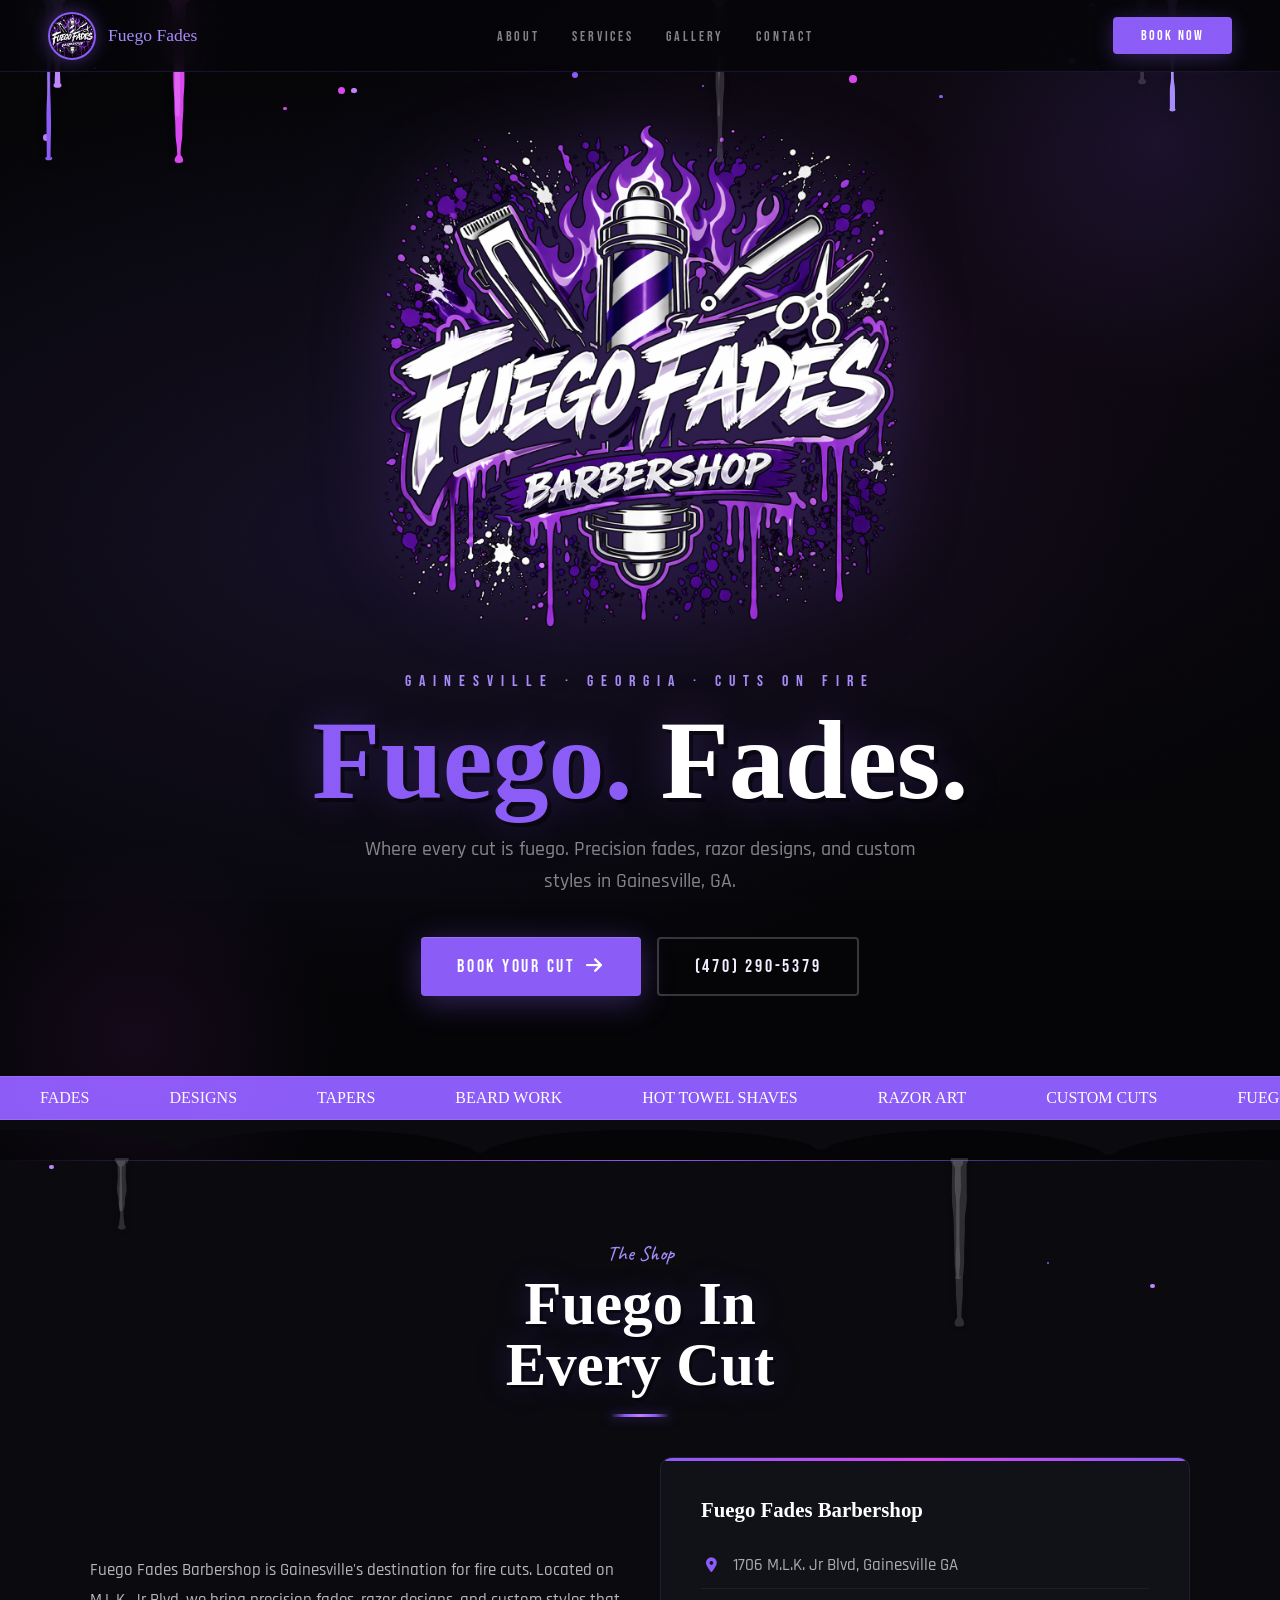
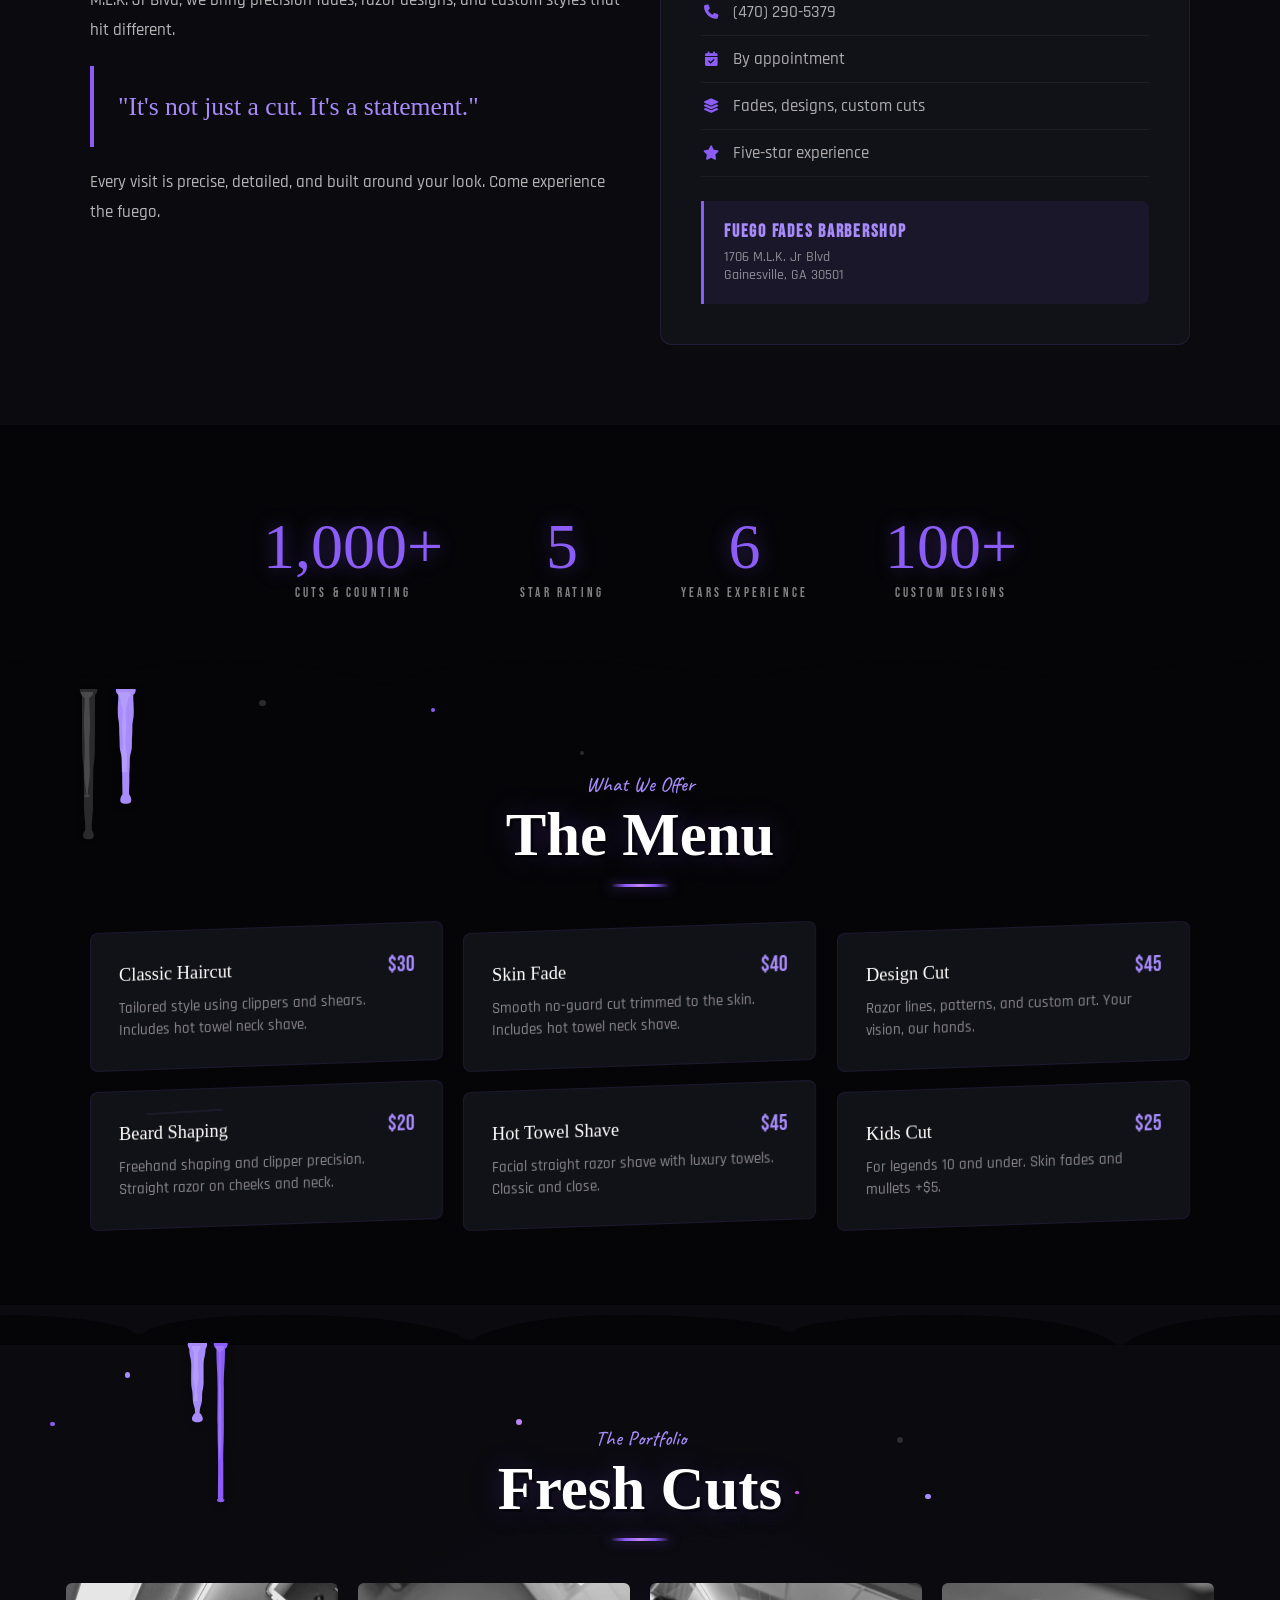
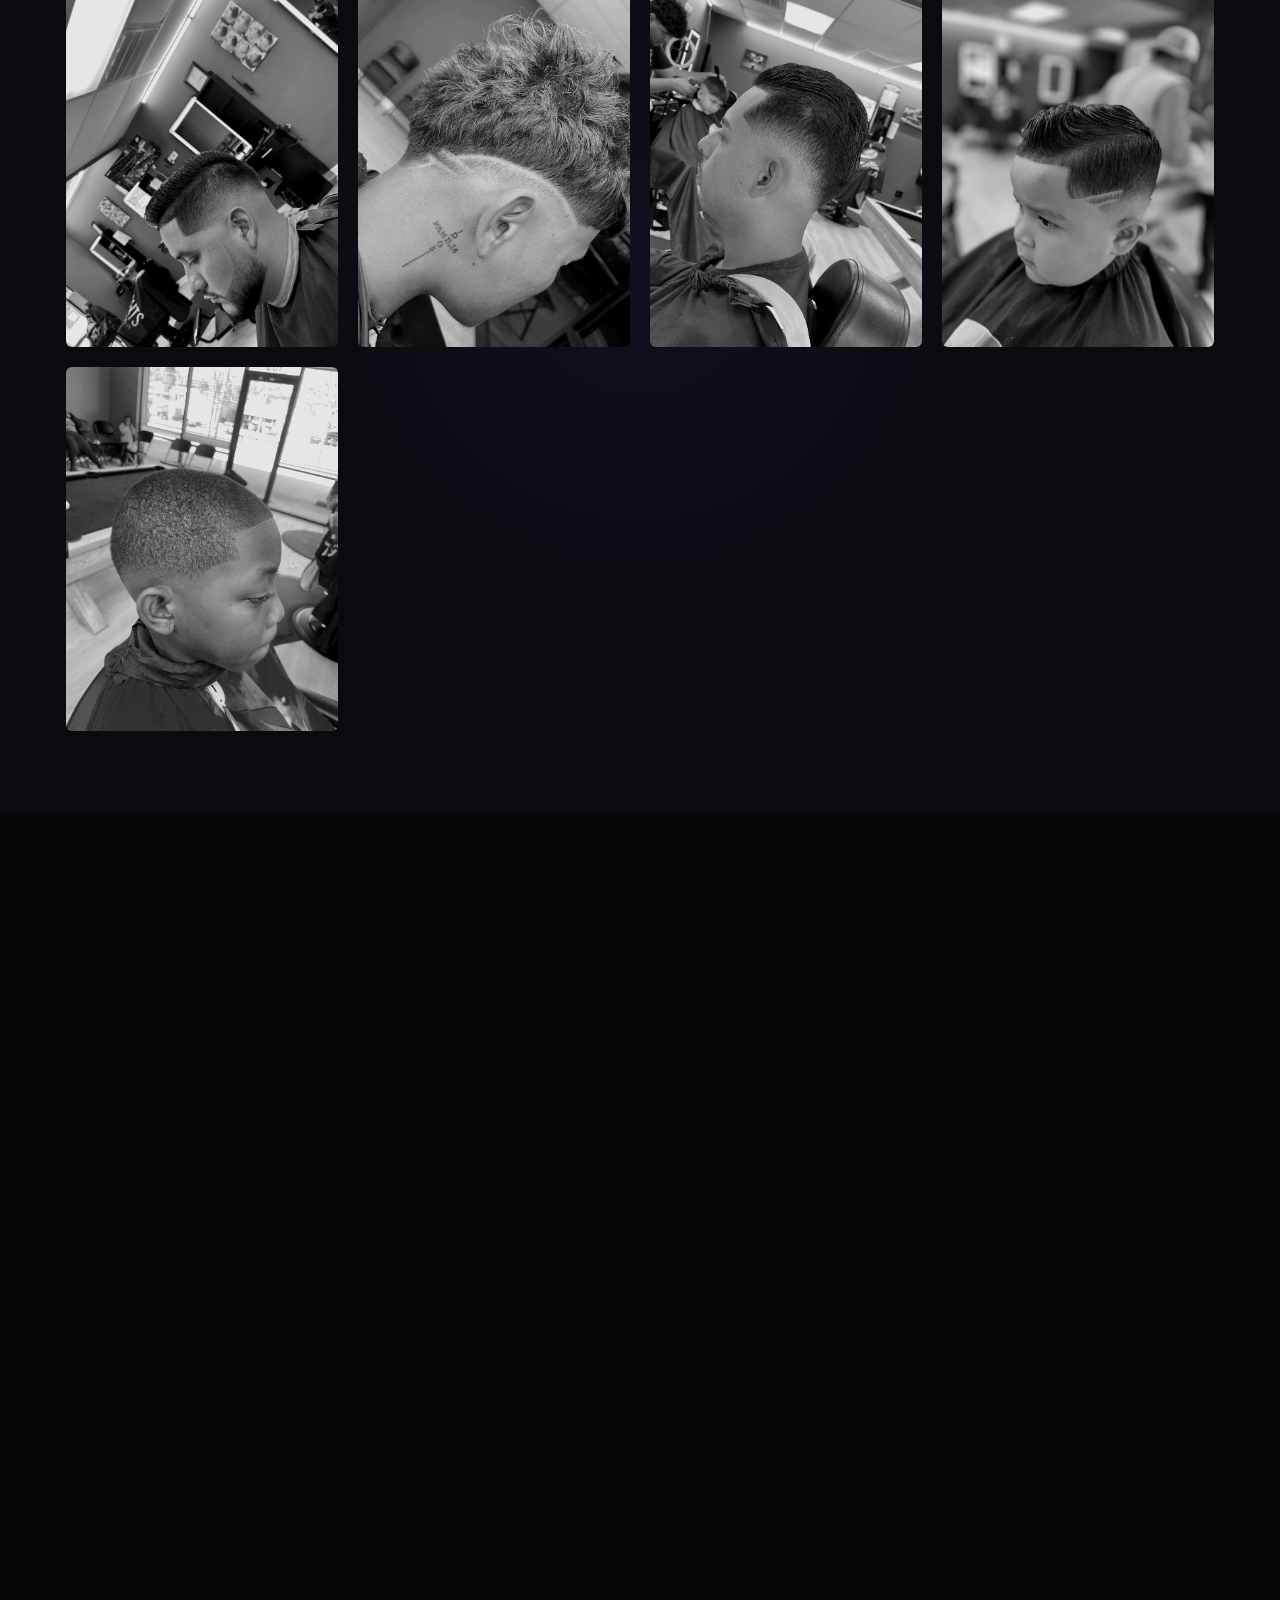
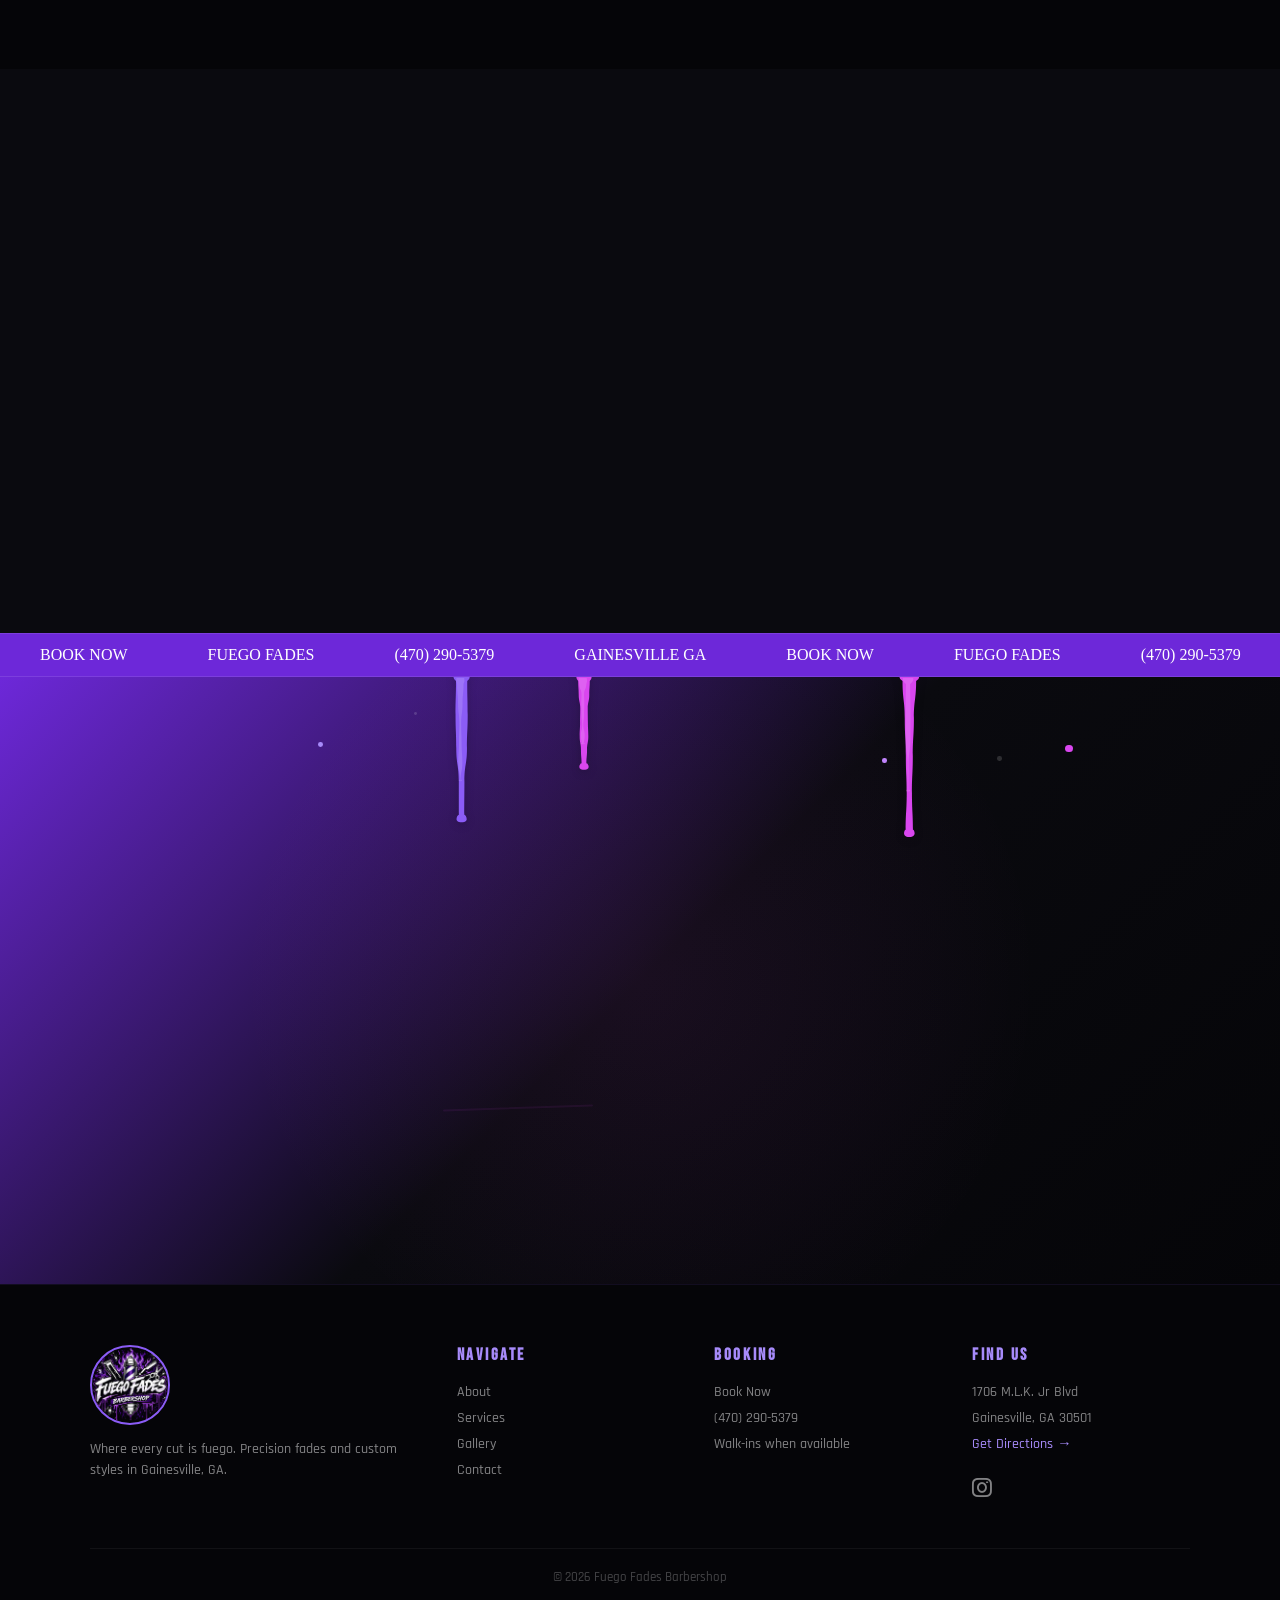
<file: index.html>
<!DOCTYPE html>
<html lang="en">
<head>
  <meta charset="UTF-8">
  <meta name="viewport" content="width=device-width, initial-scale=1.0">

  <!-- PRIMARY SEO -->
  <title>Fuego Fades Barbershop | Best Barber in Gainesville, GA</title>
  <meta name="description" content="Fuego Fades Barbershop in Gainesville, GA. Precision fades, design cuts, beard shaping & hot towel shaves. 1706 M.L.K. Jr Blvd. Call (470) 290-5379.">
  <meta name="keywords" content="barbershop Gainesville GA, best barber Gainesville, fade haircut Gainesville, skin fade near me, design cut barber, beard trim Gainesville Georgia, hot towel shave, Fuego Fades, barbershop near me, mens haircut Gainesville, kids haircut Gainesville GA, Hispanic barber Gainesville, barberia Gainesville">
  <meta name="robots" content="index, follow, max-image-preview:large, max-snippet:-1, max-video-preview:-1">
  <link rel="canonical" href="https://forge-dev-studio.github.io/fuego-fades/">
  <meta name="author" content="Fuego Fades Barbershop">
  <meta name="geo.region" content="US-GA">
  <meta name="geo.placename" content="Gainesville, Georgia">
  <meta name="geo.position" content="34.2979;-83.8241">
  <meta name="ICBM" content="34.2979, -83.8241">

  <!-- FAVICONS -->
  <link rel="icon" type="image/png" href="assets/logo.png">
  <link rel="apple-touch-icon" href="assets/logo.png">

  <!-- OPEN GRAPH -->
  <meta property="og:title" content="Fuego Fades Barbershop | Best Barbershop in Gainesville, GA">
  <meta property="og:description" content="Precision fades, design cuts, beard shaping, and hot towel shaves in Gainesville, GA. Walk-ins welcome. Call (470) 290-5379.">
  <meta property="og:image" content="https://forge-dev-studio.github.io/fuego-fades/assets/logo.png">
  <meta property="og:image:width" content="1254">
  <meta property="og:image:height" content="1254">
  <meta property="og:url" content="https://forge-dev-studio.github.io/fuego-fades/">
  <meta property="og:type" content="website">
  <meta property="og:locale" content="en_US">
  <meta property="og:locale:alternate" content="es_US">
  <meta property="og:site_name" content="Fuego Fades Barbershop">

  <!-- TWITTER -->
  <meta name="twitter:card" content="summary_large_image">
  <meta name="twitter:title" content="Fuego Fades Barbershop | Gainesville, GA">
  <meta name="twitter:description" content="Where every cut is fuego. Precision fades, design cuts, and custom barbering.">
  <meta name="twitter:image" content="https://forge-dev-studio.github.io/fuego-fades/assets/logo.png">

  <!-- LOCAL BUSINESS STRUCTURED DATA (JSON-LD) -->
  <script type="application/ld+json">
  {
    "@context": "https://schema.org",
    "@type": "BarberShop",
    "@id": "https://forge-dev-studio.github.io/fuego-fades/#business",
    "name": "Fuego Fades Barbershop",
    "image": "https://forge-dev-studio.github.io/fuego-fades/assets/logo.png",
    "url": "https://forge-dev-studio.github.io/fuego-fades/",
    "telephone": "+1-470-290-5379",
    "address": {
      "@type": "PostalAddress",
      "streetAddress": "1706 M.L.K. Jr Blvd",
      "addressLocality": "Gainesville",
      "addressRegion": "GA",
      "postalCode": "30501",
      "addressCountry": "US"
    },
    "geo": {
      "@type": "GeoCoordinates",
      "latitude": 34.2979,
      "longitude": -83.8241
    },
    "openingHoursSpecification": [
      {
        "@type": "OpeningHoursSpecification",
        "dayOfWeek": ["Monday","Tuesday","Wednesday","Thursday","Friday","Saturday"],
        "opens": "09:00",
        "closes": "18:00"
      }
    ],
    "priceRange": "$20-$45",
    "paymentAccepted": "Cash, Credit Card",
    "currenciesAccepted": "USD",
    "areaServed": {
      "@type": "GeoCircle",
      "geoMidpoint": { "@type": "GeoCoordinates", "latitude": 34.2979, "longitude": -83.8241 },
      "geoRadius": "25000"
    },
    "hasOfferCatalog": {
      "@type": "OfferCatalog",
      "name": "Barbershop Services",
      "itemListElement": [
        { "@type": "Offer", "itemOffered": { "@type": "Service", "name": "Classic Haircut", "description": "Tailored style using clippers and shears with hot towel neck shave" }, "price": "30.00", "priceCurrency": "USD" },
        { "@type": "Offer", "itemOffered": { "@type": "Service", "name": "Skin Fade", "description": "Smooth no-guard cut trimmed to the skin with hot towel neck shave" }, "price": "40.00", "priceCurrency": "USD" },
        { "@type": "Offer", "itemOffered": { "@type": "Service", "name": "Design Cut", "description": "Custom razor lines, patterns, and art" }, "price": "45.00", "priceCurrency": "USD" },
        { "@type": "Offer", "itemOffered": { "@type": "Service", "name": "Beard Shaping", "description": "Freehand shaping with straight razor finishing" }, "price": "20.00", "priceCurrency": "USD" },
        { "@type": "Offer", "itemOffered": { "@type": "Service", "name": "Hot Towel Shave", "description": "Facial straight razor shave with luxury towels" }, "price": "45.00", "priceCurrency": "USD" },
        { "@type": "Offer", "itemOffered": { "@type": "Service", "name": "Kids Cut", "description": "Haircuts for children 10 and under" }, "price": "25.00", "priceCurrency": "USD" }
      ]
    },
    "sameAs": [
      "https://www.instagram.com/fuegofadesbarbershop"
    ],
    "description": "Fuego Fades Barbershop is Gainesville, Georgia's premier barbershop specializing in precision fades, custom design cuts, beard shaping, and hot towel shaves. Located at 1706 M.L.K. Jr Blvd. Se habla espanol.",
    "knowsLanguage": ["en", "es"]
  }
  </script>

  <!-- FONTS -->
  <link rel="preconnect" href="https://fonts.googleapis.com">
  <link rel="preconnect" href="https://fonts.gstatic.com" crossorigin>
  <link href="https://fonts.googleapis.com/css2?family=Permanent+Marker&family=Rajdhani:wght@400;500;600;700&family=Bebas+Neue&family=Caveat:wght@600;700&display=swap" rel="stylesheet">
  <link rel="stylesheet" href="https://cdnjs.cloudflare.com/ajax/libs/font-awesome/6.5.1/css/all.min.css" crossorigin="anonymous" referrerpolicy="no-referrer">
  <style>
    :root {
      --purple: #8b5cf6;
      --purple-deep: #6d28d9;
      --purple-light: #a78bfa;
      --purple-glow: #c084fc;
      --neon: #d946ef;
      --dark: #0a0a0f;
      --darker: #050508;
      --card: #111118;
      --white: #f0eeff;
      --white-pure: #ffffff;
      --gray: rgba(255,255,255,.5);
    }

    *, *::before, *::after { box-sizing: border-box; margin: 0; padding: 0; }
    html { scroll-behavior: smooth; }

    html, body {
      overflow-x: hidden;
      max-width: 100vw;
    }

    body {
      font-family: 'Rajdhani', sans-serif;
      background: var(--darker);
      color: var(--white);
      font-size: 1.05rem;
      font-weight: 500;
    }

    a { color: inherit; text-decoration: none; }

    /* ═══════════════════════════════════════
       REALISTIC PAINT DRIPS -- SVG-based with organic shapes
    ═══════════════════════════════════════ */
    .drip-container {
      position: absolute; top: -2px; left: 0; right: 0; height: 200px;
      pointer-events: none; z-index: 3; overflow: visible;
    }

    .drip-svg {
      position: absolute; top: 0;
      filter: drop-shadow(0 2px 4px rgba(0, 0, 0, .2));
    }

    /* Splatter -- static spray dots, no animation */
    .spray-dot {
      position: absolute; border-radius: 50%; pointer-events: none;
    }

    /* Static paint streak marks */
    .streak {
      position: absolute; pointer-events: none; z-index: 1;
      height: 2px; border-radius: 1px;
      opacity: .08;
      transform: rotate(var(--s-rot, -2deg));
    }
    img { display: block; max-width: 100%; height: auto; }

    /* Focus */
    a:focus-visible, button:focus-visible { outline: 2px solid var(--purple); outline-offset: 2px; }

    /* ═══════════════════════════════════════
       NOISE OVERLAY
    ═══════════════════════════════════════ */
    .noise {
      position: fixed; inset: 0; z-index: 9999; pointer-events: none; opacity: .035;
      background-image: url("data:image/svg+xml,%3Csvg xmlns='http://www.w3.org/2000/svg' width='300' height='300'%3E%3Cfilter id='n'%3E%3CfeTurbulence type='fractalNoise' baseFrequency='.7' numOctaves='4' stitchTiles='stitch'/%3E%3C/filter%3E%3Crect width='300' height='300' filter='url(%23n)'/%3E%3C/svg%3E");
      mix-blend-mode: overlay;
    }

    /* ═══════════════════════════════════════
       NAV
    ═══════════════════════════════════════ */
    .nav {
      position: fixed; top: 0; left: 0; right: 0; z-index: 200;
      display: flex; align-items: center; justify-content: space-between;
      padding: 0 clamp(20px, 4vw, 48px); height: 72px;
      background: rgba(5, 5, 8, .88); -webkit-backdrop-filter: blur(16px); backdrop-filter: blur(16px);
      border-bottom: 1px solid rgba(139, 92, 246, .15);
    }

    .nav-logo { display: flex; align-items: center; gap: 12px; }
    .nav-logo img { width: 48px; height: 48px; border-radius: 50%; border: 2px solid var(--purple); box-shadow: 0 0 18px rgba(139, 92, 246, .4); }
    .nav-logo span { font-family: 'Permanent Marker', cursive; font-size: 1.1rem; color: var(--purple-light); }

    .nav-links { display: flex; align-items: center; gap: 32px; list-style: none; }
    .nav-links a { font-family: 'Bebas Neue', sans-serif; font-size: .9rem; letter-spacing: .2em; color: var(--gray); transition: color .2s; }
    .nav-links a:hover { color: var(--white-pure); }

    .nav-cta {
      padding: 10px 28px; background: var(--purple); color: var(--white-pure);
      font-family: 'Bebas Neue', sans-serif; font-size: .9rem; letter-spacing: .15em;
      border-radius: 4px; transition: background .2s, transform .2s, box-shadow .2s;
      box-shadow: 0 4px 20px rgba(139, 92, 246, .3);
    }
    .nav-cta:hover { background: var(--purple-deep); transform: translateY(-2px); box-shadow: 0 8px 30px rgba(139, 92, 246, .5); }

    .nav-toggle { display: none; background: none; border: none; padding: 8px; cursor: pointer; }
    .nav-toggle span { display: block; width: 24px; height: 2px; background: var(--white); margin: 6px 0; transition: .3s; }

    /* Right group: CTA + hamburger on mobile */
    .nav-right { display: flex; align-items: center; gap: 12px; }

    @media (max-width: 768px) {
      .nav-links { display: none; position: fixed; top: 72px; left: 0; right: 0; background: rgba(5,5,8,.96); -webkit-backdrop-filter: blur(20px); backdrop-filter: blur(20px); flex-direction: column; padding: 28px; gap: 20px; border-bottom: 1px solid rgba(139,92,246,.15); }
      .nav-links.open { display: flex; }
      .nav-toggle { display: flex; flex-direction: column; order: 2; }
      .nav-logo span { display: none; }
      .nav-cta { padding: 8px 16px; font-size: .75rem; order: 1; }
    }

    /* ═══════════════════════════════════════
       HERO -- FULL IMPACT
    ═══════════════════════════════════════ */
    .hero {
      min-height: 100vh; display: flex; align-items: center; justify-content: center;
      position: relative; overflow: visible; padding: 120px 24px 80px;
      background: radial-gradient(ellipse at 30% 50%, rgba(139, 92, 246, .12) 0%, transparent 60%),
                  radial-gradient(ellipse at 70% 30%, rgba(217, 70, 239, .06) 0%, transparent 50%),
                  var(--darker);
    }

    /* Static ambient glow -- no animation for performance */
    .hero::before {
      content: ''; position: absolute; top: -10%; right: -10%; width: 500px; height: 500px;
      background: radial-gradient(circle, rgba(139, 92, 246, .12) 0%, transparent 70%);
      border-radius: 50%; pointer-events: none;
    }
    .hero::after {
      content: ''; position: absolute; bottom: -15%; left: -5%; width: 400px; height: 400px;
      background: radial-gradient(circle, rgba(217, 70, 239, .08) 0%, transparent 70%);
      border-radius: 50%; pointer-events: none;
    }

    .hero-inner {
      position: relative; z-index: 2; text-align: center; max-width: 900px;
    }

    .hero-logo {
      width: clamp(300px, 55vw, 520px); height: auto; margin: 0 auto 32px;
      filter: drop-shadow(0 0 40px rgba(139, 92, 246, .3));
      animation: logoFloat 8s ease-in-out infinite;
      will-change: transform;
    }

    @keyframes logoFloat {
      0%, 100% { transform: translateY(0); }
      50% { transform: translateY(-8px); }
    }

    .hero-tag {
      font-family: 'Bebas Neue', sans-serif; font-size: clamp(.8rem, 1.5vw, 1rem);
      letter-spacing: .5em; color: var(--purple-light); margin-bottom: 16px;
    }

    .hero h1 {
      font-family: 'Permanent Marker', cursive; font-size: clamp(3rem, 10vw, 7rem);
      line-height: .95; color: var(--white-pure); margin-bottom: 20px;
      text-shadow: 4px 4px 0 rgba(0,0,0,.5), 0 0 40px rgba(139, 92, 246, .25), 0 0 100px rgba(139, 92, 246, .1);
    }

    .hero h1 .accent { color: var(--purple); }

    .hero-sub {
      font-size: clamp(1rem, 2vw, 1.25rem); color: var(--gray); max-width: 560px;
      margin: 0 auto 40px; line-height: 1.6;
    }

    .hero-actions { display: flex; gap: 16px; justify-content: center; flex-wrap: wrap; }

    .btn-primary {
      display: inline-flex; align-items: center; gap: 10px;
      padding: 16px 36px; background: var(--purple); color: var(--white-pure);
      font-family: 'Bebas Neue', sans-serif; font-size: 1.15rem; letter-spacing: .15em;
      border-radius: 4px; transition: all .3s; border: none; cursor: pointer;
      box-shadow: 0 6px 30px rgba(139, 92, 246, .35), inset 0 1px 0 rgba(255,255,255,.15);
    }
    .btn-primary:hover { background: var(--purple-deep); transform: translateY(-3px); box-shadow: 0 12px 40px rgba(139, 92, 246, .5); }

    .btn-ghost {
      display: inline-flex; align-items: center; gap: 10px;
      padding: 16px 36px; background: transparent; color: var(--white);
      font-family: 'Bebas Neue', sans-serif; font-size: 1.15rem; letter-spacing: .15em;
      border: 2px solid rgba(255,255,255,.2); border-radius: 4px; transition: all .3s; cursor: pointer;
    }
    .btn-ghost:hover { border-color: var(--purple); color: var(--purple-light); transform: translateY(-3px); }


    /* ═══════════════════════════════════════
       SECTION HEADER
    ═══════════════════════════════════════ */
    .sec-head {
      text-align: center; margin-bottom: 40px; position: relative;
    }
    .sec-head .eyebrow {
      font-family: 'Caveat', cursive; font-size: 1.3rem; color: var(--purple-light);
      display: block; margin-bottom: 8px;
    }
    .sec-head h2 {
      font-family: 'Permanent Marker', cursive; font-size: clamp(2.2rem, 5vw, 3.8rem);
      color: var(--white-pure); line-height: 1;
      text-shadow: 3px 3px 0 rgba(0,0,0,.4), 0 0 30px rgba(139, 92, 246, .2);
    }
    .sec-head .line {
      display: block; width: 60px; height: 3px; margin: 18px auto 0;
      background: linear-gradient(90deg, transparent, var(--purple), var(--purple-glow), var(--purple), transparent);
      box-shadow: 0 0 12px rgba(139, 92, 246, .5);
    }

    /* ═══════════════════════════════════════
       ABOUT
    ═══════════════════════════════════════ */
    .about {
      padding: 80px clamp(24px, 5vw, 80px); position: relative;
      background: var(--dark);
    }
    .about::before {
      content: ''; position: absolute; top: 0; left: 0; right: 0; height: 1px;
      background: linear-gradient(90deg, transparent, var(--purple), transparent);
    }

    .about-grid {
      max-width: 1100px; margin: 0 auto;
      display: grid; grid-template-columns: 1fr 1fr; gap: 40px; align-items: center;
    }

    .about-text p {
      color: rgba(255,255,255,.7); line-height: 1.8; margin-bottom: 20px; font-size: 1.05rem;
    }

    .about-quote {
      font-family: 'Permanent Marker', cursive; font-size: 1.6rem; color: var(--purple-light);
      line-height: 1.3; padding: 24px 0; margin: 20px 0;
      border-left: 4px solid var(--purple); padding-left: 24px;
    }

    .about-card {
      background: var(--card); border: 1px solid rgba(139, 92, 246, .15);
      border-radius: 12px; padding: 40px; position: relative; overflow: hidden;
    }
    .about-card::before {
      content: ''; position: absolute; top: 0; left: 0; right: 0; height: 3px;
      background: linear-gradient(90deg, var(--purple), var(--neon), var(--purple));
    }

    .about-card h3 {
      font-family: 'Permanent Marker', cursive; font-size: 1.3rem; color: var(--white-pure); margin-bottom: 20px;
    }

    .about-card ul { list-style: none; }
    .about-card li {
      padding: 12px 0; border-bottom: 1px solid rgba(255,255,255,.05);
      color: rgba(255,255,255,.65); display: flex; align-items: center; gap: 12px;
    }
    .about-card li i { color: var(--purple); font-size: .9rem; width: 20px; text-align: center; }

    .about-addr {
      margin-top: 24px; padding: 20px; background: rgba(139, 92, 246, .08);
      border-left: 3px solid var(--purple); border-radius: 0 8px 8px 0;
    }
    .about-addr strong { color: var(--purple-light); font-family: 'Bebas Neue', sans-serif; letter-spacing: .1em; font-size: 1.1rem; display: block; margin-bottom: 6px; }
    .about-addr span { display: block; color: var(--gray); font-size: .9rem; }

    @media (max-width: 900px) {
      .about-grid { grid-template-columns: 1fr; gap: 40px; }
    }

    /* ═══════════════════════════════════════
       SERVICES
    ═══════════════════════════════════════ */
    .services {
      padding: 80px clamp(24px, 5vw, 80px); position: relative;
      background: var(--darker);
    }

    .services-grid {
      max-width: 1100px; margin: 0 auto;
      display: grid; grid-template-columns: repeat(auto-fill, minmax(300px, 1fr)); gap: 20px;
    }

    .svc-card {
      background: var(--card); border: 1px solid rgba(139, 92, 246, .1);
      border-radius: 8px; padding: 28px; transition: all .35s; position: relative; overflow: hidden;
    }
    .svc-card::before {
      content: ''; position: absolute; top: 0; left: 0; width: 0; height: 2px;
      background: var(--purple); transition: width .4s ease;
    }
    .svc-card:hover::before { width: 100%; }
    .svc-card:hover { border-color: rgba(139, 92, 246, .3); transform: translateY(-4px); box-shadow: 0 12px 40px rgba(0,0,0,.3); }

    .svc-top { display: flex; justify-content: space-between; align-items: baseline; margin-bottom: 10px; }
    .svc-name { font-family: 'Permanent Marker', cursive; font-size: 1.15rem; color: var(--white-pure); }
    .svc-price { font-family: 'Bebas Neue', sans-serif; font-size: 1.4rem; color: var(--purple-light); }
    .svc-desc { color: var(--gray); font-size: .92rem; line-height: 1.5; }

    /* ═══════════════════════════════════════
       GALLERY
    ═══════════════════════════════════════ */
    .gallery {
      padding: 80px clamp(24px, 5vw, 80px); position: relative;
      background: var(--dark);
    }
    .gallery::before {
      content: ''; position: absolute; inset: 0; pointer-events: none;
      background: radial-gradient(circle 400px at var(--glow-x, 50%) var(--glow-y, 50%), rgba(139, 92, 246, .06) 0%, transparent 100%);
    }

    .gallery-grid {
      max-width: 1200px; margin: 0 auto;
      display: grid; grid-template-columns: repeat(auto-fill, minmax(240px, 1fr)); gap: 16px;
    }

    .gal-item {
      position: relative; border-radius: 8px; overflow: hidden; aspect-ratio: 3/4;
      cursor: pointer; border: 2px solid transparent; transition: all .4s;
    }
    .gal-item:hover { border-color: var(--purple); transform: scale(1.03); z-index: 2; box-shadow: 0 16px 50px rgba(0,0,0,.5), 0 0 30px rgba(139, 92, 246, .2); }

    .gal-item img {
      width: 100%; height: 100%; object-fit: cover;
      filter: grayscale(100%) contrast(1.1) brightness(.9);
      transition: filter .5s;
    }
    .gal-item:hover img { filter: grayscale(0%) contrast(1.05) brightness(1); }

    .gal-item .glow {
      position: absolute; inset: 0; opacity: 0; transition: opacity .4s;
      background: linear-gradient(to top, rgba(139, 92, 246, .4) 0%, transparent 60%);
    }
    .gal-item:hover .glow { opacity: 1; }

    .gal-item .label {
      position: absolute; bottom: 14px; left: 14px; right: 14px;
      font-family: 'Permanent Marker', cursive; font-size: .9rem; color: var(--white-pure);
      opacity: 0; transform: translateY(10px); transition: all .4s;
      text-shadow: 0 2px 8px rgba(0,0,0,.7);
    }
    .gal-item:hover .label { opacity: 1; transform: translateY(0); }

    /* ═══════════════════════════════════════
       REELS
    ═══════════════════════════════════════ */
    .reels {
      padding: 80px clamp(24px, 5vw, 80px);
      background: var(--darker);
    }

    .reels-row {
      max-width: 800px; margin: 0 auto;
      display: flex; justify-content: center; gap: 24px; flex-wrap: wrap;
    }

    .reel-frame {
      border-radius: 12px; overflow: hidden;
      border: 2px solid rgba(139, 92, 246, .3);
      transition: all .35s;
      box-shadow: 0 12px 40px rgba(0,0,0,.4);
      background: var(--card);
    }
    .reel-frame:hover { border-color: var(--purple); transform: translateY(-8px); box-shadow: 0 20px 60px rgba(0,0,0,.5), 0 0 30px rgba(139, 92, 246, .2); }
    .reel-frame video, .reel-frame iframe { display: block; border: none; width: 267px; height: 476px; object-fit: cover; }

    /* ═══════════════════════════════════════
       TESTIMONIALS
    ═══════════════════════════════════════ */
    .testimonials {
      padding: 80px clamp(24px, 5vw, 80px);
      background: var(--dark);
    }

    .test-grid {
      max-width: 1100px; margin: 0 auto;
      display: grid; grid-template-columns: repeat(auto-fill, minmax(300px, 1fr)); gap: 24px;
    }

    .test-card {
      background: var(--card); border: 1px solid rgba(139, 92, 246, .1);
      border-radius: 12px; padding: 32px; position: relative; transition: all .35s;
    }
    .test-card:hover { border-color: rgba(139, 92, 246, .25); transform: translateY(-4px); }

    .test-card .qm {
      font-family: 'Permanent Marker', cursive; font-size: 4rem; color: var(--purple);
      line-height: 1; opacity: .3; position: absolute; top: 16px; left: 24px;
    }

    .test-card p { color: rgba(255,255,255,.7); line-height: 1.7; margin-bottom: 16px; position: relative; z-index: 1; }
    .test-card .stars { color: var(--purple); letter-spacing: 2px; font-size: 1.1rem; display: block; margin-bottom: 8px; }
    .test-card .attr { font-family: 'Bebas Neue', sans-serif; letter-spacing: .15em; color: var(--gray); font-size: .85rem; }

    /* ═══════════════════════════════════════
       CTA
    ═══════════════════════════════════════ */
    .cta {
      padding: 90px clamp(24px, 5vw, 80px); text-align: center; position: relative;
      background: linear-gradient(135deg, var(--purple-deep) 0%, var(--dark) 50%, var(--darker) 100%);
      overflow: hidden;
    }
    .cta::before {
      content: ''; position: absolute; inset: 0; pointer-events: none;
      background: radial-gradient(circle 400px at var(--glow-x, 50%) var(--glow-y, 50%), rgba(217, 70, 239, .08) 0%, transparent 100%);
    }

    .cta h2 {
      font-family: 'Permanent Marker', cursive; font-size: clamp(2.5rem, 6vw, 4.5rem);
      color: var(--white-pure); margin-bottom: 20px; position: relative;
      text-shadow: 3px 3px 0 rgba(0,0,0,.4), 0 0 40px rgba(139, 92, 246, .3);
    }
    .cta p { color: rgba(255,255,255,.7); max-width: 500px; margin: 0 auto 40px; font-size: 1.1rem; line-height: 1.6; }

    .cta-info {
      display: inline-flex; gap: 0; border: 1px solid rgba(255,255,255,.15); border-radius: 6px; overflow: hidden;
      margin-top: 40px;
    }
    .cta-info-item {
      padding: 18px 32px; text-align: center; border-right: 1px solid rgba(255,255,255,.1);
    }
    .cta-info-item:last-child { border-right: none; }
    .cta-info-label { font-family: 'Bebas Neue', sans-serif; font-size: .7rem; letter-spacing: .25em; color: var(--gray); display: block; margin-bottom: 4px; }
    .cta-info-val { font-family: 'Permanent Marker', cursive; font-size: 1rem; color: var(--purple-light); }

    @media (max-width: 640px) {
      .cta-info { flex-direction: column; }
      .cta-info-item { border-right: none; border-bottom: 1px solid rgba(255,255,255,.1); }
      .cta-info-item:last-child { border-bottom: none; }
    }

    /* ═══════════════════════════════════════
       FOOTER
    ═══════════════════════════════════════ */
    .footer {
      padding: 60px clamp(24px, 5vw, 80px) 30px;
      background: var(--darker); border-top: 1px solid rgba(139, 92, 246, .1);
    }

    .footer-inner {
      max-width: 1100px; margin: 0 auto;
      display: grid; grid-template-columns: 1.5fr 1fr 1fr 1fr; gap: 40px;
    }

    .footer-brand img { width: 80px; height: 80px; border-radius: 50%; border: 2px solid var(--purple); margin-bottom: 14px; }
    .footer-brand p { color: var(--gray); font-size: .9rem; line-height: 1.5; }

    .footer h4 { font-family: 'Bebas Neue', sans-serif; letter-spacing: .15em; color: var(--purple-light); margin-bottom: 14px; }
    .footer a { display: block; color: var(--gray); padding: 4px 0; transition: color .2s; font-size: .9rem; }
    .footer a:hover { color: var(--white-pure); }

    .footer-bottom {
      max-width: 1100px; margin: 40px auto 0; padding-top: 20px;
      border-top: 1px solid rgba(255,255,255,.05); text-align: center;
      color: rgba(255,255,255,.25); font-size: .8rem;
    }

    @media (max-width: 768px) {
      .footer-inner { grid-template-columns: 1fr 1fr; }
    }
    @media (max-width: 480px) {
      .footer-inner { grid-template-columns: 1fr; }
    }

    /* ═══════════════════════════════════════
       GRAFFITI SCROLL ANIMATIONS -- OVER THE TOP
    ═══════════════════════════════════════ */

    /* Base reveal -- everything starts invisible and off-stage */
    .reveal {
      opacity: 0; transform: translateY(50px);
      transition: opacity 1.2s cubic-bezier(.16, 1, .3, 1), transform 1.2s cubic-bezier(.16, 1, .3, 1);
      will-change: opacity, transform;
    }
    .reveal.vis { opacity: 1; transform: none; }

    /* Stagger cascade */
    .reveal.d1 { transition-delay: .08s; }
    .reveal.d2 { transition-delay: .16s; }
    .reveal.d3 { transition-delay: .24s; }
    .reveal.d4 { transition-delay: .32s; }
    .reveal.d5 { transition-delay: .4s; }
    .reveal.d6 { transition-delay: .48s; }

    /* Different reveal flavors */
    .reveal-left { opacity: 0; transform: translateX(-60px); transition: opacity 1.2s cubic-bezier(.16, 1, .3, 1), transform 1.2s cubic-bezier(.16, 1, .3, 1); will-change: opacity, transform; }
    .reveal-right { opacity: 0; transform: translateX(60px); transition: opacity 1.2s cubic-bezier(.16, 1, .3, 1), transform 1.2s cubic-bezier(.16, 1, .3, 1); will-change: opacity, transform; }
    .reveal-scale { opacity: 0; transform: scale(.8); transition: opacity 1.3s cubic-bezier(.16, 1, .3, 1), transform 1.3s cubic-bezier(.16, 1, .3, 1); will-change: opacity, transform; }
    .reveal-flip { opacity: 0; transform: perspective(800px) rotateX(15deg) translateY(30px); transition: opacity 1.2s cubic-bezier(.16, 1, .3, 1), transform 1.2s cubic-bezier(.16, 1, .3, 1); will-change: opacity, transform; }
    .reveal-left.vis, .reveal-right.vis, .reveal-scale.vis, .reveal-flip.vis {
      opacity: 1; transform: none;
    }

    .splatter-in { position: relative; }

    /* Horizontal scroll-linked skew on cards */
    .svc-card { transition: all .35s, transform .6s cubic-bezier(.16, 1, .3, 1); }
    .gal-item { transition: all .4s cubic-bezier(.16, 1, .3, 1); }

    /* Static neon glow on section headers -- no infinite animation */
    .sec-head.vis h2 {
      text-shadow: 3px 3px 0 rgba(0,0,0,.4), 0 0 30px rgba(139, 92, 246, .25), 0 0 60px rgba(139, 92, 246, .1);
    }

    /* Drip paint decoration lines between sections */
    .drip-divider {
      height: 40px; position: relative; overflow: hidden; z-index: 5;
    }
    .drip-divider svg { width: 100%; height: 100%; display: block; }

    /* ═══════════════════════════════════════
       SCROLLING TICKER STRIP
    ═══════════════════════════════════════ */
    .ticker {
      background: var(--purple); padding: 10px 0; overflow: hidden; white-space: nowrap;
      border-top: 1px solid rgba(255,255,255,.1); border-bottom: 1px solid rgba(255,255,255,.1);
    }
    .ticker-track {
      display: inline-flex; animation: tickerScroll 30s linear infinite;
    }
    .ticker-track span {
      font-family: 'Permanent Marker', cursive; font-size: 1rem; color: var(--white-pure);
      padding: 0 40px; text-transform: uppercase;
    }
    @keyframes tickerScroll {
      from { transform: translateX(0); }
      to { transform: translateX(-50%); }
    }

    /* Animated counting stats */
    .stats-row {
      display: flex; justify-content: center; gap: clamp(30px, 6vw, 80px); flex-wrap: wrap;
      margin-top: 40px;
    }
    .stat { text-align: center; }
    .stat-num {
      font-family: 'Permanent Marker', cursive; font-size: clamp(2.5rem, 5vw, 4rem);
      color: var(--purple); line-height: 1;
      text-shadow: 0 0 20px rgba(139, 92, 246, .4);
    }
    .stat-label {
      font-family: 'Bebas Neue', sans-serif; font-size: .8rem; letter-spacing: .25em;
      color: var(--gray); margin-top: 6px; display: block;
    }

    /* Typewriter cursor blink on hero */
    .hero h1 .cursor {
      display: inline-block; width: 4px; height: .85em; background: var(--purple);
      margin-left: 4px; animation: blink 1s step-end infinite; vertical-align: baseline;
    }
    @keyframes blink { 0%, 100% { opacity: 1; } 50% { opacity: 0; } }

    /* MOBILE: auto-activate hover effects on scroll */
    .gal-item.mobile-active { border-color: var(--purple); transform: scale(1.03); box-shadow: 0 16px 50px rgba(0,0,0,.5), 0 0 30px rgba(139, 92, 246, .2); }
    .gal-item.mobile-active img { filter: grayscale(0%) contrast(1.05) brightness(1); }
    .gal-item.mobile-active .glow { opacity: 1; }
    .gal-item.mobile-active .label { opacity: 1; transform: translateY(0); }

    .svc-card.mobile-active { border-color: rgba(139, 92, 246, .3); transform: translateY(-4px); box-shadow: 0 12px 40px rgba(0,0,0,.3); }
    .svc-card.mobile-active::before { width: 100%; }

    .test-card.mobile-active { border-color: rgba(139, 92, 246, .25); transform: translateY(-4px); }

    .reel-frame.mobile-active { border-color: var(--purple); transform: translateY(-8px) scale(1.02); box-shadow: 0 20px 60px rgba(0,0,0,.5), 0 0 30px rgba(139, 92, 246, .2); }
    .reel-frame.mobile-active img { filter: brightness(1); }
    .reel-frame.mobile-active .reel-play { opacity: 1; transform: translate(-50%, -50%) scale(1.15); }

    /* Rotate-in for gallery items */
    .gal-item.reveal { transform: translateY(80px) rotate(3deg) scale(.9); }
    .gal-item.reveal:nth-child(even) { transform: translateY(80px) rotate(-3deg) scale(.9); }
    .gal-item.reveal.vis { transform: none; }
  </style>
</head>

<body>
  <div class="noise" aria-hidden="true"></div>

  <!-- NAV -->
  <nav class="nav" id="siteNav">
    <a href="index.html" class="nav-logo">
      <img src="assets/logo.png" alt="Fuego Fades" width="48" height="48">
      <span>Fuego Fades</span>
    </a>
    <ul class="nav-links" id="navLinks">
      <li><a href="#about" data-es="Nosotros">About</a></li>
      <li><a href="#services" data-es="Servicios">Services</a></li>
      <li><a href="#gallery" data-es="Galeria">Gallery</a></li>
      <li><a href="contact.html" data-es="Contacto">Contact</a></li>
    </ul>
    <div class="nav-right">
      <a href="appointments.html" class="nav-cta" data-es="Reservar">Book Now</a>
      <button class="nav-toggle" id="navToggle" type="button" aria-label="Toggle menu" aria-expanded="false">
        <span></span><span></span><span></span>
      </button>
    </div>
  </nav>

  <!-- HERO -->
  <section class="hero">
    <div class="hero-inner">
      <img src="assets/logo.png" alt="Fuego Fades Barbershop" class="hero-logo reveal" width="600" height="606">
      <p class="hero-tag reveal d1" data-es="GAINESVILLE · GEORGIA · CORTES CON FUEGO">GAINESVILLE · GEORGIA · CUTS ON FIRE</p>
      <h1 class="reveal d2"><span class="accent" data-es="Fuego.">Fuego.</span> Fades.</h1>
      <p class="hero-sub reveal d3" data-es="Donde cada corte es fuego. Desvanecidos de precision, disenos con navaja y estilos custom en Gainesville, GA.">Where every cut is fuego. Precision fades, razor designs, and custom styles in Gainesville, GA.</p>
      <div class="hero-actions reveal d4">
        <a href="appointments.html" class="btn-primary" data-es="Reserva Tu Corte">Book Your Cut <i class="fas fa-arrow-right"></i></a>
        <a href="tel:4702905379" class="btn-ghost">(470) 290-5379</a>
      </div>
    </div>
  </section>

  <!-- TICKER -->
  <div class="ticker">
    <div class="ticker-track">
      <span>FADES</span><span>DESIGNS</span><span>TAPERS</span><span>BEARD WORK</span><span>HOT TOWEL SHAVES</span><span>RAZOR ART</span><span>CUSTOM CUTS</span><span>FUEGO FADES</span>
      <span>FADES</span><span>DESIGNS</span><span>TAPERS</span><span>BEARD WORK</span><span>HOT TOWEL SHAVES</span><span>RAZOR ART</span><span>CUSTOM CUTS</span><span>FUEGO FADES</span>
    </div>
  </div>

  <!-- DRIP -->
  <div class="drip-divider"><svg viewBox="0 0 1200 40" preserveAspectRatio="none"><path d="M0,0 L1200,0 L1200,10 Q1100,10 1050,30 Q1040,40 1030,30 Q980,10 900,10 Q820,10 780,25 Q770,35 760,25 Q720,10 600,10 Q500,10 460,28 Q450,38 440,28 Q400,10 300,10 Q220,10 180,25 Q170,35 160,25 Q120,10 0,10 Z" fill="#0a0a0f"/></svg></div>

  <!-- ABOUT -->
  <section class="about" id="about">
    <div class="sec-head reveal splatter-in">
      <span class="eyebrow" data-es="El Shop">The Shop</span>
      <h2 data-es="Fuego En<br>Cada Corte">Fuego In<br>Every Cut</h2>
      <span class="line"></span>
    </div>
    <div class="about-grid">
      <div class="about-text reveal-left">
        <p data-es="Fuego Fades Barbershop es el destino de Gainesville para cortes fuego. Ubicados en M.L.K. Jr Blvd, traemos desvanecidos de precision, disenos con navaja y estilos custom que prenden.">Fuego Fades Barbershop is Gainesville's destination for fire cuts. Located on M.L.K. Jr Blvd, we bring precision fades, razor designs, and custom styles that hit different.</p>
        <div class="about-quote" data-es="No es solo un corte. Es una declaracion.">"It's not just a cut. It's a statement."</div>
        <p data-es="Cada visita es precisa, detallada y hecha a tu medida. Ven a experimentar el fuego.">Every visit is precise, detailed, and built around your look. Come experience the fuego.</p>
      </div>
      <div class="about-card reveal-right">
        <h3 data-es="Fuego Fades Barbershop">Fuego Fades Barbershop</h3>
        <ul>
          <li><i class="fas fa-location-dot"></i> 1706 M.L.K. Jr Blvd, Gainesville GA</li>
          <li><i class="fas fa-phone"></i> <a href="tel:4702905379">(470) 290-5379</a></li>
          <li data-es="<i class='fas fa-calendar-check'></i> Con cita previa"><i class="fas fa-calendar-check"></i> By appointment</li>
          <li data-es="<i class='fas fa-layer-group'></i> Fades, disenos, cortes custom"><i class="fas fa-layer-group"></i> Fades, designs, custom cuts</li>
          <li data-es="<i class='fas fa-star'></i> Experiencia cinco estrellas"><i class="fas fa-star"></i> Five-star experience</li>
        </ul>
        <div class="about-addr">
          <strong>Fuego Fades Barbershop</strong>
          <span>1706 M.L.K. Jr Blvd</span>
          <span>Gainesville, GA 30501</span>
        </div>
      </div>
    </div>
  </section>

  <!-- STATS -->
  <div style="background:var(--darker);padding:50px 24px;">
    <div class="stats-row">
      <div class="stat reveal d1"><span class="stat-num" data-count="1000">0</span><span class="stat-label" data-es="CORTES Y MAS">CUTS & COUNTING</span></div>
      <div class="stat reveal d2"><span class="stat-num" data-count="5">0</span><span class="stat-label" data-es="ESTRELLAS">STAR RATING</span></div>
      <div class="stat reveal d3"><span class="stat-num" data-count="6">0</span><span class="stat-label" data-es="ANOS DE EXPERIENCIA">YEARS EXPERIENCE</span></div>
      <div class="stat reveal d4"><span class="stat-num" data-count="100">0</span><span class="stat-label" data-es="DISENOS CUSTOM">CUSTOM DESIGNS</span></div>
    </div>
  </div>

  <!-- DRIP -->
  <div class="drip-divider"><svg viewBox="0 0 1200 40" preserveAspectRatio="none"><path d="M0,0 L1200,0 L1200,10 Q1080,10 1020,32 Q1010,42 1000,32 Q940,10 850,10 Q760,10 700,28 Q690,38 680,28 Q620,10 500,10 Q420,10 370,30 Q360,40 350,30 Q290,10 200,10 Q140,10 100,26 Q90,36 80,26 Q40,10 0,10 Z" fill="#050508"/></svg></div>

  <!-- SERVICES -->
  <section class="services" id="services">
    <div class="sec-head reveal splatter-in">
      <span class="eyebrow" data-es="Lo Que Ofrecemos">What We Offer</span>
      <h2 data-es="El Menu">The Menu</h2>
      <span class="line"></span>
    </div>
    <div class="services-grid">
      <div class="svc-card reveal-flip d1">
        <div class="svc-top"><span class="svc-name" data-es="Corte Clasico">Classic Haircut</span><span class="svc-price">$30</span></div>
        <p class="svc-desc" data-es="Estilo personalizado con maquina y tijera. Incluye afeitado de cuello con toalla caliente.">Tailored style using clippers and shears. Includes hot towel neck shave.</p>
      </div>
      <div class="svc-card reveal-left d2">
        <div class="svc-top"><span class="svc-name" data-es="Desvanecido al Ras">Skin Fade</span><span class="svc-price">$40</span></div>
        <p class="svc-desc" data-es="Corte suave sin guarda, al ras de la piel. Incluye afeitado de cuello.">Smooth no-guard cut trimmed to the skin. Includes hot towel neck shave.</p>
      </div>
      <div class="svc-card reveal-right d3">
        <div class="svc-top"><span class="svc-name" data-es="Corte de Diseno">Design Cut</span><span class="svc-price">$45</span></div>
        <p class="svc-desc" data-es="Lineas con navaja, patrones y arte custom. Tu vision, nuestras manos.">Razor lines, patterns, and custom art. Your vision, our hands.</p>
      </div>
      <div class="svc-card reveal-scale d4">
        <div class="svc-top"><span class="svc-name" data-es="Perfilado de Barba">Beard Shaping</span><span class="svc-price">$20</span></div>
        <p class="svc-desc" data-es="Perfilado a mano y precision con peine. Navaja en mejillas y cuello.">Freehand shaping and clipper precision. Straight razor on cheeks and neck.</p>
      </div>
      <div class="svc-card reveal-flip d5">
        <div class="svc-top"><span class="svc-name" data-es="Afeitado con Toalla Caliente">Hot Towel Shave</span><span class="svc-price">$45</span></div>
        <p class="svc-desc" data-es="Afeitado facial con navaja recta y toallas de lujo. Clasico y al ras.">Facial straight razor shave with luxury towels. Classic and close.</p>
      </div>
      <div class="svc-card reveal-left d6">
        <div class="svc-top"><span class="svc-name" data-es="Corte de Ninos">Kids Cut</span><span class="svc-price">$25</span></div>
        <p class="svc-desc" data-es="Para campeones de 10 anos y menos. Desvanecidos y mullets +$5.">For legends 10 and under. Skin fades and mullets +$5.</p>
      </div>
    </div>
  </section>

  <!-- DRIP -->
  <div class="drip-divider"><svg viewBox="0 0 1200 40" preserveAspectRatio="none"><path d="M0,0 L1200,0 L1200,10 Q1100,10 1060,35 Q1050,45 1040,35 Q1000,10 880,10 Q800,10 750,22 Q740,32 730,22 Q680,10 580,10 Q500,10 450,30 Q440,40 430,30 Q380,10 260,10 Q180,10 140,24 Q130,34 120,24 Q80,10 0,10 Z" fill="#0a0a0f"/></svg></div>

  <!-- GALLERY -->
  <section class="gallery" id="gallery">
    <div class="sec-head reveal splatter-in">
      <span class="eyebrow" data-es="El Portafolio">The Portfolio</span>
      <h2 data-es="Cortes Frescos">Fresh Cuts</h2>
      <span class="line"></span>
    </div>
    <div class="gallery-grid">
      <div class="gal-item reveal-left d1"><img src="assets/cut-01.jpg" width="1536" height="2048" alt="Precision fade" loading="lazy"><div class="glow"></div><span class="label">Precision Fade</span></div>
      <div class="gal-item reveal-flip d2"><img src="assets/cut-02.jpg" width="1440" height="1080" alt="Design cut" loading="lazy"><div class="glow"></div><span class="label">Design Cut</span></div>
      <div class="gal-item reveal-right d3"><img src="assets/cut-04.jpg" width="1536" height="2048" alt="Skin fade" loading="lazy"><div class="glow"></div><span class="label">Skin Fade</span></div>
      <div class="gal-item reveal-scale d4"><img src="assets/cut-05.jpg" width="1536" height="2048" alt="Classic pomp" loading="lazy"><div class="glow"></div><span class="label">Classic Pomp</span></div>
      <div class="gal-item reveal-left d5"><img src="assets/cut-07.jpg" width="1536" height="2048" alt="Tight fade" loading="lazy"><div class="glow"></div><span class="label">Tight Fade</span></div>
      <div class="gal-item reveal-flip d6"><img src="assets/cut-08.jpg" width="1536" height="2048" alt="Modern texture" loading="lazy"><div class="glow"></div><span class="label">Modern Texture</span></div>
    </div>
  </section>

  <!-- REELS -->
  <section class="reels">
    <div class="sec-head reveal splatter-in">
      <span class="eyebrow" data-es="En Accion">In Action</span>
      <h2 data-es="Detras de<br>la Silla">Behind<br>the Chair</h2>
      <span class="line"></span>
    </div>
    <div class="reels-row">
      <div class="reel-frame reveal d1">
        <video muted loop playsinline preload="none" data-src="assets/reel1.mp4"></video>
      </div>
      <div class="reel-frame reveal d2">
        <video muted loop playsinline preload="none" data-src="assets/reel2.mp4"></video>
      </div>
    </div>
  </section>

  <!-- TESTIMONIALS -->
  <section class="testimonials" id="testimonials">
    <div class="sec-head reveal splatter-in">
      <span class="eyebrow" data-es="No Solo Lo Decimos Nosotros">Don't Take Our Word</span>
      <h2 data-es="Lo Que Dicen">What They Say</h2>
      <span class="line"></span>
    </div>
    <div class="test-grid">
      <div class="test-card reveal-left d1">
        <span class="qm">"</span>
        <span class="stars">&#9733;&#9733;&#9733;&#9733;&#9733;</span>
        <p data-es="La mejor experiencia de barberia en Gainesville. Desvanecidos de precision, lineas limpias y un ambiente que se siente real. Salgo mas afilado cada vez.">Best barber experience in Gainesville. Precision fades, clean lines, and the atmosphere is real. Walk out sharper every time.</p>
        <span class="attr" data-es="Cliente Leal">Loyal Client</span>
      </div>
      <div class="test-card reveal-scale d2">
        <span class="qm">"</span>
        <span class="stars">&#9733;&#9733;&#9733;&#9733;&#9733;</span>
        <p data-es="Un gran espacio para un gran corte. Buen ambiente, y a mi hijo le encanta venir. Fuego Fades es nuestro lugar favorito.">Great space for a great cut. Solid vibe, and my kid loves coming here. Fuego Fades is our go-to spot.</p>
        <span class="attr">Gainesville, GA</span>
      </div>
      <div class="test-card reveal-right d3">
        <span class="qm">"</span>
        <span class="stars">&#9733;&#9733;&#9733;&#9733;&#9733;</span>
        <p data-es="Sin duda la mejor experiencia. Buena conversacion, gran ambiente y cortes fuego. Si quieres un barbero confiable, este es el lugar.">Hands down the best experience. Great conversation, great atmosphere, and fire cuts. If you want a barber you can count on, this is the place.</p>
        <span class="attr" data-es="Cliente Regular">Regular Client</span>
      </div>
    </div>
  </section>

  <!-- TICKER 2 -->
  <div class="ticker" style="background:var(--purple-deep);">
    <div class="ticker-track" style="animation-direction:reverse;">
      <span>BOOK NOW</span><span>FUEGO FADES</span><span>(470) 290-5379</span><span>GAINESVILLE GA</span><span>BOOK NOW</span><span>FUEGO FADES</span><span>(470) 290-5379</span><span>GAINESVILLE GA</span>
      <span>BOOK NOW</span><span>FUEGO FADES</span><span>(470) 290-5379</span><span>GAINESVILLE GA</span><span>BOOK NOW</span><span>FUEGO FADES</span><span>(470) 290-5379</span><span>GAINESVILLE GA</span>
    </div>
  </div>

  <!-- CTA -->
  <section class="cta" id="book">
    <h2 class="reveal-scale" data-es="Haz Tu<br>Reservacion">Get On<br>The Books</h2>
    <p class="reveal d1" data-es="Agenda tu proximo corte fuego con Fuego Fades hoy.">Schedule your next fire cut with Fuego Fades today.</p>
    <div class="reveal-flip d2">
      <a href="appointments.html" class="btn-primary" data-es="Reserva Tu Cita">Book Your Appointment <i class="fas fa-arrow-right"></i></a>
    </div>
    <div class="cta-info reveal-left d3">
      <div class="cta-info-item"><span class="cta-info-label" data-es="RESERVA">BOOKING</span><span class="cta-info-val" data-es="Con Cita">By Appointment</span></div>
      <div class="cta-info-item"><span class="cta-info-label" data-es="LLAMA">CALL</span><span class="cta-info-val">(470) 290-5379</span></div>
      <div class="cta-info-item"><span class="cta-info-label" data-es="UBICACION">LOCATION</span><span class="cta-info-val">Gainesville, GA</span></div>
    </div>
  </section>

  <!-- FOOTER -->
  <footer class="footer">
    <div class="footer-inner">
      <div class="footer-brand">
        <img src="assets/logo.png" alt="Fuego Fades" width="80" height="80">
        <p data-es="Donde cada corte es fuego. Desvanecidos de precision y estilos custom en Gainesville, GA.">Where every cut is fuego. Precision fades and custom styles in Gainesville, GA.</p>
      </div>
      <div>
        <h4 data-es="Navegar">Navigate</h4>
        <a href="#about" data-es="Nosotros">About</a>
        <a href="#services" data-es="Servicios">Services</a>
        <a href="#gallery" data-es="Galeria">Gallery</a>
        <a href="contact.html" data-es="Contacto">Contact</a>
      </div>
      <div>
        <h4 data-es="Reservaciones">Booking</h4>
        <a href="appointments.html" data-es="Reservar Cita">Book Now</a>
        <a href="tel:4702905379">(470) 290-5379</a>
        <span style="color:var(--gray);font-size:.9rem;padding:4px 0;display:block;" data-es="Sin cita cuando hay disponibilidad">Walk-ins when available</span>
      </div>
      <div>
        <h4 data-es="Ubicacion">Find Us</h4>
        <span style="color:var(--gray);font-size:.9rem;display:block;padding:4px 0;">1706 M.L.K. Jr Blvd</span>
        <span style="color:var(--gray);font-size:.9rem;display:block;padding:4px 0;">Gainesville, GA 30501</span>
        <a href="https://www.google.com/maps/dir//1706+M.L.K.+Jr+Blvd,+Gainesville,+GA+30501" target="_blank" rel="noopener" style="color:var(--purple-light);" data-es="Direcciones">Get Directions &rarr;</a>
        <div style="margin-top:14px;">
          <a href="https://www.instagram.com/fuegofadesbarbershop" target="_blank" rel="noopener" style="color:var(--gray);font-size:1.4rem;" aria-label="Instagram"><i class="fab fa-instagram"></i></a>
        </div>
      </div>
    </div>
    <div class="footer-bottom">
      <span>&copy; 2026 Fuego Fades Barbershop</span>
    </div>
  </footer>

  <script>
    // Nav toggle
    (function() {
      var toggle = document.getElementById('navToggle');
      var links = document.getElementById('navLinks');
      if (toggle && links) {
        toggle.addEventListener('click', function() {
          var open = toggle.getAttribute('aria-expanded') === 'true';
          toggle.setAttribute('aria-expanded', !open);
          links.classList.toggle('open');
        });
        links.querySelectorAll('a').forEach(function(a) {
          a.addEventListener('click', function() { links.classList.remove('open'); toggle.setAttribute('aria-expanded', 'false'); });
        });
      }
    })();

    // Scroll reveal -- AGGRESSIVE threshold for mobile
    var allRevealEls = document.querySelectorAll('.reveal, .reveal-left, .reveal-right, .reveal-scale, .reveal-flip, .splatter-in');
    var revObs = new IntersectionObserver(function(entries) {
      entries.forEach(function(e) {
        if (e.isIntersecting) { e.target.classList.add('vis'); revObs.unobserve(e.target); }
      });
    }, { threshold: 0.01, rootMargin: '0px 0px 0px 0px' });
    allRevealEls.forEach(function(el) { revObs.observe(el); });

    // Fallback for any stragglers
    window.addEventListener('load', function() {
      setTimeout(function() { allRevealEls.forEach(function(el) { el.classList.add('vis'); }); }, 3500);
    });

    // MOBILE: Auto-trigger glow/highlight effects on scroll into view (replaces hover)
    var isMobile = 'ontouchstart' in window || navigator.maxTouchPoints > 0;
    var interactiveCards = document.querySelectorAll('.gal-item, .svc-card, .test-card, .reel-frame');

    if (isMobile) {
      var cardObs = new IntersectionObserver(function(entries) {
        entries.forEach(function(e) {
          if (e.isIntersecting) {
            e.target.classList.add('mobile-active');
          } else {
            e.target.classList.remove('mobile-active');
          }
        });
      }, { threshold: 0.5 });
      interactiveCards.forEach(function(c) { cardObs.observe(c); });
    }

    // Desktop: Mouse glow + 3D tilt (skip on mobile)
    if (!isMobile) {
      document.querySelectorAll('.gallery, .cta, .reels').forEach(function(sec) {
        sec.addEventListener('mousemove', function(e) {
          var r = this.getBoundingClientRect();
          this.style.setProperty('--glow-x', (e.clientX - r.left) + 'px');
          this.style.setProperty('--glow-y', (e.clientY - r.top) + 'px');
        });
      });

      interactiveCards.forEach(function(card) {
        card.addEventListener('mousemove', function(e) {
          var r = this.getBoundingClientRect();
          var x = (e.clientX - r.left) / r.width - .5;
          var y = (e.clientY - r.top) / r.height - .5;
          this.style.transform = 'perspective(600px) rotateY(' + (x * 10) + 'deg) rotateX(' + (-y * 10) + 'deg) translateY(-6px) scale(1.02)';
        });
        card.addEventListener('mouseleave', function() { this.style.transform = ''; });
      });
    }

    // Scroll-linked effects (both mobile + desktop)
    var svcCards = document.querySelectorAll('.svc-card');
    var lastScroll = 0;
    window.addEventListener('scroll', function() {
      var delta = window.scrollY - lastScroll;
      lastScroll = window.scrollY;

      // Skew on desktop only
      if (!isMobile) {
        var skew = Math.max(-2, Math.min(2, delta * 0.15));
        svcCards.forEach(function(c) { if (!c.matches(':hover')) c.style.transform = 'skewY(' + skew + 'deg)'; });
      }

      // Nav intensity
      var nav = document.getElementById('siteNav');
      if (window.scrollY > 80) {
        nav.style.borderBottomColor = 'rgba(139,92,246,.3)';
        nav.style.background = 'rgba(5,5,8,.95)';
      } else {
        nav.style.borderBottomColor = 'rgba(139,92,246,.15)';
        nav.style.background = 'rgba(5,5,8,.88)';
      }
    }, { passive: true });

    // Animated counter for stats
    var countObs = new IntersectionObserver(function(entries) {
      entries.forEach(function(e) {
        if (!e.isIntersecting) return;
        var el = e.target;
        var target = parseInt(el.dataset.count, 10);
        var suffix = target >= 100 ? '+' : '';
        var dur = 1800;
        var start = performance.now();
        function tick(now) {
          var p = Math.min((now - start) / dur, 1);
          var val = Math.round((1 - Math.pow(1 - p, 3)) * target);
          el.textContent = val.toLocaleString() + suffix;
          if (p < 1) requestAnimationFrame(tick);
        }
        requestAnimationFrame(tick);
        countObs.unobserve(el);
      });
    }, { threshold: .5 });
    document.querySelectorAll('[data-count]').forEach(function(el) { countObs.observe(el); });

    // Lazy-load videos on scroll into view
    var vidObs = new IntersectionObserver(function(entries) {
      entries.forEach(function(e) {
        if (!e.isIntersecting) return;
        var v = e.target;
        if (!v.src && v.dataset.src) {
          v.src = v.dataset.src;
          v.load();
          v.play().catch(function(){});
        }
        vidObs.unobserve(v);
      });
    }, { rootMargin: '200px' });
    document.querySelectorAll('video[data-src]').forEach(function(v) { vidObs.observe(v); });

    // ══════════════════════════════════════
    // REALISTIC PAINT DRIPS -- SVG paths with organic shapes
    // ══════════════════════════════════════
    (function() {
      var sections = document.querySelectorAll('.hero, .about, .services, .gallery, .reels, .testimonials, .cta');
      var purples = [
        {fill:'#8b5cf6', glow:'rgba(139,92,246,.4)'},
        {fill:'#a78bfa', glow:'rgba(167,139,250,.35)'},
        {fill:'#c084fc', glow:'rgba(192,132,252,.3)'},
        {fill:'#d946ef', glow:'rgba(217,70,239,.25)'},
        {fill:'rgba(255,255,255,.15)', glow:'rgba(255,255,255,.08)'}
      ];

      // Generate a realistic drip SVG path
      function makeDripPath(w, h) {
        var hw = w / 2;
        // Bulge at top (paint pooling at edge)
        var bulge = hw + 1 + Math.random() * 3;
        // Wobble points down the drip body
        var pts = [];
        var segs = 4 + Math.floor(Math.random() * 3);
        for (var i = 0; i <= segs; i++) {
          var t = i / segs;
          var y = t * (h - w);
          var wobble = (Math.random() - 0.5) * 2.5;
          var taper = hw * (1 - t * 0.6); // gets thinner toward bottom
          pts.push({y: y + 6, xl: hw - taper + wobble, xr: hw + taper - wobble});
        }

        var d = 'M' + (hw - bulge) + ',0 ';
        d += 'Q' + (hw - bulge - 1) + ',3 ' + pts[0].xl + ',' + pts[0].y + ' ';
        // Left side going down
        for (var j = 1; j < pts.length; j++) {
          var cpY = (pts[j-1].y + pts[j].y) / 2;
          d += 'C' + pts[j-1].xl + ',' + cpY + ' ' + pts[j].xl + ',' + cpY + ' ' + pts[j].xl + ',' + pts[j].y + ' ';
        }
        // Bottom bulb -- smooth rounded teardrop, no fork
        var lastPt = pts[pts.length - 1];
        var bulbR = w * 0.6 + Math.random() * 2;
        var bulbY = h - bulbR;
        // Arc from left side down around the bottom and back up to right side
        d += 'C' + lastPt.xl + ',' + (bulbY) + ' ' + (hw - bulbR) + ',' + (h) + ' ' + hw + ',' + (h) + ' ';
        d += 'C' + (hw + bulbR) + ',' + (h) + ' ' + lastPt.xr + ',' + (bulbY) + ' ' + lastPt.xr + ',' + lastPt.y + ' ';
        // Right side going up
        for (var k = pts.length - 2; k >= 0; k--) {
          var cpY2 = (pts[k+1].y + pts[k].y) / 2;
          d += 'C' + pts[k+1].xr + ',' + cpY2 + ' ' + pts[k].xr + ',' + cpY2 + ' ' + pts[k].xr + ',' + pts[k].y + ' ';
        }
        d += 'Q' + (hw + bulge + 1) + ',3 ' + (hw + bulge) + ',0 Z';
        return d;
      }

      sections.forEach(function(sec) {
        var container = document.createElement('div');
        container.className = 'drip-container';

        var numDrips = 2 + Math.floor(Math.random() * 2);
        for (var i = 0; i < numDrips; i++) {
          var c = purples[Math.floor(Math.random() * purples.length)];
          var w = 6 + Math.random() * 10;
          var h = 50 + Math.random() * 120;

          var svg = document.createElementNS('http://www.w3.org/2000/svg', 'svg');
          svg.setAttribute('width', w + 8);
          svg.setAttribute('height', h + 4);
          svg.setAttribute('viewBox', '0 0 ' + (w + 8) + ' ' + (h + 4));
          svg.classList.add('drip-svg');
          svg.style.left = (3 + Math.random() * 94) + '%';
          svg.style.setProperty('--d-dur', (3 + Math.random() * 5) + 's');
          svg.style.setProperty('--d-delay', (Math.random() * 4) + 's');
          svg.style.setProperty('--d-opacity', (0.3 + Math.random() * 0.4).toFixed(2));

          var path = document.createElementNS('http://www.w3.org/2000/svg', 'path');
          path.setAttribute('d', makeDripPath(w, h));
          path.setAttribute('fill', c.fill);
          path.setAttribute('transform', 'translate(4,0)');
          svg.appendChild(path);

          // Inner highlight for wet paint look
          var highlight = document.createElementNS('http://www.w3.org/2000/svg', 'path');
          highlight.setAttribute('d', makeDripPath(w * 0.4, h * 0.7));
          highlight.setAttribute('fill', 'rgba(255,255,255,.15)');
          highlight.setAttribute('transform', 'translate(' + (4 + w * 0.2) + ',3)');
          svg.appendChild(highlight);

          container.appendChild(svg);
        }
        sec.appendChild(container);

        // Spray splatter clusters near drip areas
        var spray = document.createElement('div');
        spray.className = 'spray';
        spray.style.cssText = 'position:absolute;top:0;left:0;right:0;bottom:0;pointer-events:none;overflow:hidden;';
        var numDots = 3 + Math.floor(Math.random() * 4);
        for (var j = 0; j < numDots; j++) {
          var dot = document.createElement('div');
          dot.className = 'spray-dot';
          var sz = 2 + Math.random() * 6;
          var sc = purples[Math.floor(Math.random() * purples.length)];
          var opacity = (0.08 + Math.random() * 0.18).toFixed(2);
          dot.style.cssText = 'width:'+sz+'px;height:'+sz+'px;left:'+(2+Math.random()*96)+'%;top:'+(Math.random()*15)+'%;background:'+sc.fill+';--sp-o:'+opacity+';animation-delay:'+(Math.random()*5)+'s;';
          spray.appendChild(dot);
        }
        sec.appendChild(spray);

        // Subtle paint streaks across sections
        var numStreaks = Math.round(Math.random());
        for (var m = 0; m < numStreaks; m++) {
          var streak = document.createElement('div');
          streak.className = 'streak';
          var sw = 40 + Math.random() * 120;
          var sc2 = purples[Math.floor(Math.random() * purples.length)];
          streak.style.cssText = 'width:'+sw+'px;left:'+(5+Math.random()*85)+'%;top:'+(5+Math.random()*90)+'%;background:'+sc2.fill+';--s-rot:'+(Math.random()*8-4)+'deg;';
          sec.appendChild(streak);
        }
      });
    })();
  </script>
  <script src="i18n.js"></script>
</body>
</html>
</file>
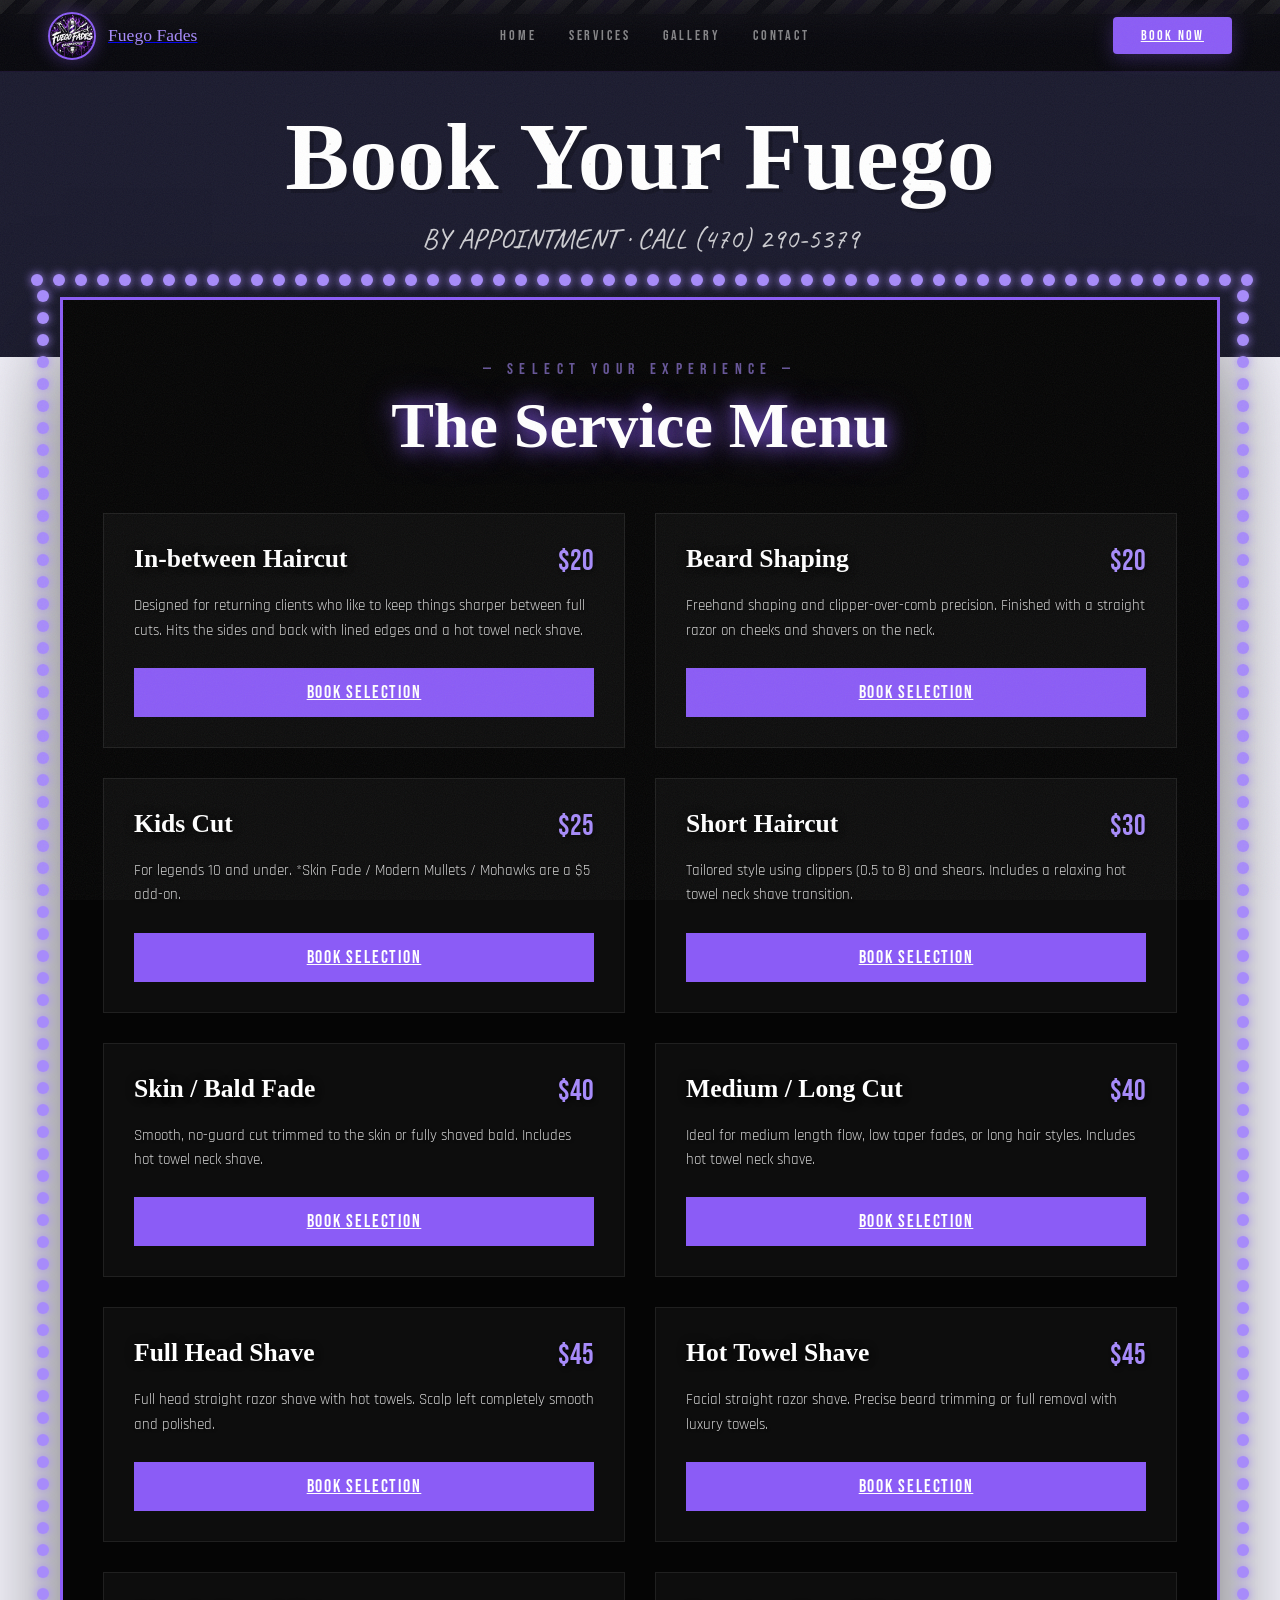
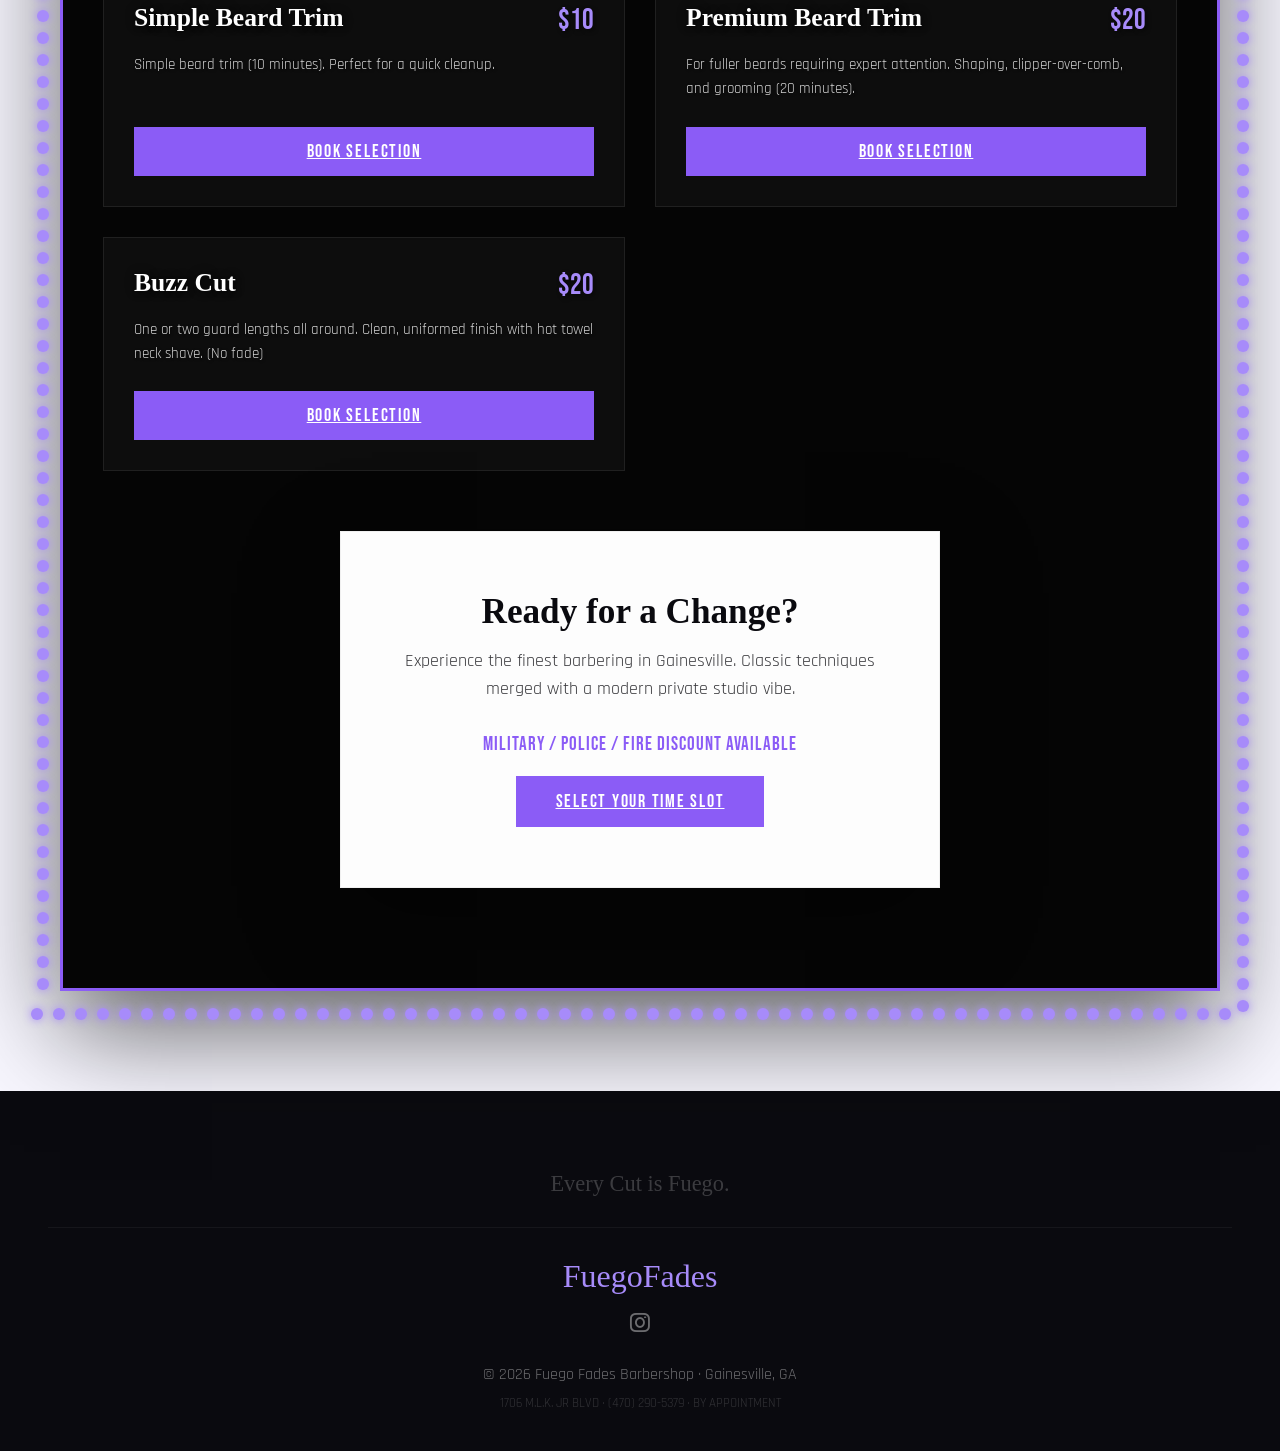
<file: appointments.html>
<!DOCTYPE html>
<html lang="en">

<head>
  <meta charset="UTF-8">
  <meta name="viewport" content="width=device-width, initial-scale=1.0">
  <title>Book Now | Fuego Fades Barbershop</title>
  <meta name="description"
    content="Book your next premium haircut or shave at Fuego Fades Barbershop in Gainesville, GA. Classic cuts, hot towel shaves, fades, and more.">
  <link rel="preconnect" href="https://fonts.googleapis.com">
  <link rel="preconnect" href="https://fonts.gstatic.com" crossorigin>
  <link
    href="https://fonts.googleapis.com/css2?family=Permanent+Marker&family=Rajdhani:wght@400;500;600;700&family=Bebas+Neue&family=Caveat:wght@600;700&display=swap"
    rel="stylesheet">

  <!-- SOCIAL SHARE (OG TAGS) -->
  <meta property="og:title" content="Book Now | Fuego Fades Barbershop">
  <meta property="og:description"
    content="Book your next fire cut at Fuego Fades Barbershop. Precision fades, design cuts, and custom styles in Gainesville, GA.">
  <meta property="og:image" content="https://forge-dev-studio.github.io/fuego-fades/assets/logo.png">
  <link rel="icon" type="image/png" href="assets/logo.png">
  <meta property="og:url" content="https://forge-dev-studio.github.io/fuego-fades/appointments.html">
  <meta property="og:type" content="website">
  <meta name="twitter:card" content="summary_large_image">
  <link rel="stylesheet" href="https://cdnjs.cloudflare.com/ajax/libs/font-awesome/6.5.1/css/all.min.css"
    crossorigin="anonymous" referrerpolicy="no-referrer">
  <style>
    :root {
      --orange: #8b5cf6;
      --orange-deep: #6d28d9;
      --olive: #1a1a2e;
      --olive-dark: #0f0f1a;
      --cream: #f8f7ff;
      --ink: #0a0a0f;
      --amber: #a78bfa;
    }

    *,
    *::before,
    *::after {
      box-sizing: border-box;
      margin: 0;
      padding: 0;
    }

    html {
      scroll-behavior: smooth;
    }

    body {
      font-family: 'Rajdhani', sans-serif;
      background: var(--cream);
      color: var(--ink);
      overflow-x: hidden;
      /* 🎯 RETRO CROSSHAIR CURSOR 🎯 */
      cursor: url("data:image/svg+xml,%3Csvg xmlns='http://www.w3.org/2000/svg' width='32' height='32' viewBox='0 0 32 32'%3E%3Cline x1='16' y1='4' x2='16' y2='12' stroke='%238b5cf6' stroke-width='2'/%3E%3Cline x1='16' y1='20' x2='16' y2='28' stroke='%238b5cf6' stroke-width='2'/%3E%3Cline x1='4' y1='16' x2='12' y2='16' stroke='%238b5cf6' stroke-width='2'/%3E%3Cline x1='20' y1='16' x2='28' y2='16' stroke='%238b5cf6' stroke-width='2'/%3E%3Ccircle cx='16' cy='16' r='2' fill='%238b5cf6'/%3E%3C/svg%3E") 16 16, auto;
    }

    /* Keep crosshair on interactive elements */
    a,
    button,
    .btn-book,
    .service-card {
      cursor: url("data:image/svg+xml,%3Csvg xmlns='http://www.w3.org/2000/svg' width='32' height='32' viewBox='0 0 32 32'%3E%3Cline x1='16' y1='4' x2='16' y2='12' stroke='%2300e5a0' stroke-width='2'/%3E%3Cline x1='16' y1='20' x2='16' y2='28' stroke='%2300e5a0' stroke-width='2'/%3E%3Cline x1='4' y1='16' x2='12' y2='16' stroke='%2300e5a0' stroke-width='2'/%3E%3Cline x1='20' y1='16' x2='28' y2='16' stroke='%2300e5a0' stroke-width='2'/%3E%3Ccircle cx='16' cy='16' r='2' fill='%2300e5a0'/%3E%3C/svg%3E") 16 16, pointer !important;
    }

    .grain {
      position: fixed;
      inset: 0;
      z-index: 9999;
      pointer-events: none;
      opacity: .06;
      background-image: url("data:image/svg+xml,%3Csvg xmlns='http://www.w3.org/2000/svg' width='200' height='200'%3E%3Cfilter id='n'%3E%3CfeTurbulence type='fractalNoise' baseFrequency='.9' numOctaves='4' stitchTiles='stitch'/%3E%3C/filter%3E%3Crect width='200' height='200' filter='url(%23n)'/%3E%3C/svg%3E");
    }

    /* BARBER STRIP */
    .barber-strip {
      height: 14px;
      background: repeating-linear-gradient(-45deg, var(--orange) 0, var(--orange) 11px, #fff 11px, #fff 22px, var(--olive) 22px, var(--olive) 33px, #fff 33px, #fff 44px);
      background-size: 62px 62px;
      animation: pole 3.4s linear infinite;
    }

    @keyframes pole {
      to {
        background-position: 62px 62px
      }
    }

    /* NAV */
    .nav { position:fixed; top:0; left:0; right:0; z-index:200; display:flex; align-items:center; justify-content:space-between; padding:0 clamp(20px,4vw,48px); height:72px; background:rgba(5,5,8,.88); -webkit-backdrop-filter:blur(16px); backdrop-filter:blur(16px); border-bottom:1px solid rgba(139,92,246,.15); }
    .nav-logo { display:flex; align-items:center; gap:12px; }
    .nav-logo img { width:48px; height:48px; border-radius:50%; border:2px solid #8b5cf6; box-shadow:0 0 18px rgba(139,92,246,.4); }
    .nav-logo span { font-family:'Permanent Marker',cursive; font-size:1.1rem; color:#a78bfa; }
    .nav-links { display:flex; align-items:center; gap:32px; list-style:none; }
    .nav-links a { font-family:'Bebas Neue',sans-serif; font-size:.9rem; letter-spacing:.2em; color:rgba(255,255,255,.5); text-decoration:none; transition:color .2s; }
    .nav-links a:hover { color:#fff; }
    .nav-cta { padding:10px 28px; background:#8b5cf6; color:#fff; font-family:'Bebas Neue',sans-serif; font-size:.9rem; letter-spacing:.15em; border-radius:4px; transition:background .2s,transform .2s,box-shadow .2s; box-shadow:0 4px 20px rgba(139,92,246,.3); }
    .nav-cta:hover { background:#6d28d9; transform:translateY(-2px); box-shadow:0 8px 30px rgba(139,92,246,.5); }
    .nav-toggle { display:none; background:none; border:none; padding:8px; cursor:pointer; }
    .nav-toggle span { display:block; width:24px; height:2px; background:#fff; margin:6px 0; transition:.3s; }
    .nav-right { display:flex; align-items:center; gap:12px; }
    @media(max-width:768px) {
      .nav-links { display:none; position:fixed; top:72px; left:0; right:0; background:rgba(5,5,8,.96); -webkit-backdrop-filter:blur(20px); backdrop-filter:blur(20px); flex-direction:column; padding:28px; gap:20px; border-bottom:1px solid rgba(139,92,246,.15); }
      .nav-links.open { display:flex; }
      .nav-toggle { display:flex; flex-direction:column; }
      .nav-logo span { display:none; }
      .nav-cta { padding:8px 16px; font-size:.75rem; }
    }

    /* APPOINTMENTS HERO */
    .apt-hero {
      background: var(--olive);
      padding: 100px 48px;
      text-align: center;
      position: relative;
      overflow: hidden;
    }

    .apt-hero::after {
      content: '';
      position: absolute;
      inset: 0;
      pointer-events: none;
      background-image: radial-gradient(circle, rgba(0, 0, 0, .08) 1.2px, transparent 1.2px);
      background-size: 20px 20px;
    }

    .apt-title {
      font-family: 'Permanent Marker', cursive;
      font-size: clamp(3rem, 8vw, 6rem);
      line-height: .9;
      color: #fff;
      text-shadow: 4px 4px 0 rgba(0, 0, 0, .2);
      margin-bottom: 20px;
    }

    .apt-sub {
      font-family: 'Caveat', cursive;
      font-size: 1.8rem;
      color: rgba(255, 255, 255, .8);
    }

    /* SERVICE GRID — VEGAS BILLBOARD STYLE */
    .services-container {
      max-width: 1200px;
      margin: -60px auto 100px;
      padding: 0 20px;
      position: relative;
      z-index: 10;
    }

    .vegas-billboard {
      background: #050505;
      border: 3px solid var(--orange);
      box-shadow: 0 40px 100px rgba(0, 0, 0, .6);
      padding: 60px 40px;
      position: relative;
    }

    /* CHASING LIGHTS WRAP */
    .vegas-lights-wrap {
      position: absolute;
      inset: -26px;
      pointer-events: none;
      z-index: 10;
    }

    .vegas-bulb {
      position: absolute;
      border-radius: 50%;
      background: var(--amber);
      box-shadow: 0 0 10px var(--amber);
    }

    .vegas-bulb.dim {
      background: #1a0a2e;
      box-shadow: none;
    }

    .vegas-header {
      text-align: center;
      margin-bottom: 50px;
    }

    .vegas-eyebrow {
      font-family: 'Bebas Neue', sans-serif;
      font-size: 1rem;
      letter-spacing: .4em;
      color: var(--amber);
      opacity: .6;
      display: block;
      margin-bottom: 10px;
    }

    .vegas-headline {
      font-family: 'Permanent Marker', cursive;
      font-size: clamp(2.5rem, 5vw, 4.5rem);
      color: #fff;
      text-shadow: 0 0 20px var(--orange), 0 0 40px rgba(139, 92, 246, .4);
    }

    /* SERVICE CARD STYLING */
    .service-menu {
      display: grid;
      grid-template-columns: repeat(auto-fill, minmax(340px, 1fr));
      gap: 30px;
    }

    .service-card {
      background: rgba(255, 255, 255, .03);
      border: 1px solid rgba(255, 255, 255, .08);
      padding: 30px;
      display: flex;
      flex-direction: column;
      transition: transform .3s, background .3s;
    }

    .service-card:hover {
      background: rgba(255, 255, 255, .06);
      transform: translateY(-5px);
    }

    .sc-header {
      display: flex;
      justify-content: space-between;
      align-items: flex-start;
      margin-bottom: 15px;
    }

    .sc-name {
      font-family: 'Permanent Marker', cursive;
      font-size: 1.6rem;
      color: #fff;
      flex: 1;
      padding-right: 20px;
      text-shadow: 2px 2px 4px rgba(0, 0, 0, .5), 0 0 12px rgba(0, 0, 0, .3);
    }

    .sc-price {
      font-family: 'Bebas Neue', sans-serif;
      font-size: 1.8rem;
      color: var(--amber);
      text-shadow: 2px 2px 4px rgba(0, 0, 0, .5);
    }

    .sc-desc {
      font-size: .95rem;
      line-height: 1.6;
      color: rgba(255, 255, 255, .82);
      text-shadow: 1px 1px 3px rgba(0, 0, 0, .4);
      margin-bottom: 25px;
      flex-grow: 1;
    }

    .btn-book {
      background: var(--orange);
      color: #fff;
      font-family: 'Bebas Neue', sans-serif;
      font-size: 1.1rem;
      letter-spacing: .1em;
      padding: 14px 20px;
      text-align: center;
      text-transform: uppercase;
      transition: background .2s;
    }

    .btn-book:hover {
      background: #fff;
      color: var(--ink);
    }

    /* CONTRAST CARD CTA (Consistency) */
    .contrast-card {
      max-width: 600px;
      margin: 40px auto;
      background: #fdfdfd;
      padding: 60px 40px;
      color: var(--ink);
      text-align: center;
      box-shadow: 0 30px 90px rgba(0, 0, 0, 0.4);
      position: relative;
      overflow: hidden;
      border: 1px solid rgba(0, 0, 0, 0.05);
    }

    .contrast-card h2 {
      font-family: 'Permanent Marker', cursive;
      font-size: 2.2rem;
      margin-bottom: 15px;
    }

    .contrast-card p {
      font-size: 1.1rem;
      opacity: 0.8;
      margin-bottom: 30px;
      line-height: 1.6;
    }

    .contrast-card .btn-book {
      display: inline-block;
      width: auto;
      padding: 15px 40px;
    }

    /* FOOTER */
    .footer {
      background: var(--ink);
      padding: 80px 48px 40px;
      color: rgba(255, 255, 255, 0.4);
      text-align: center;
    }

    @media (max-width: 640px) {
      .vegas-billboard {
        width: calc(100% - 60px);
        margin-left: auto;
        margin-right: auto;
        padding: 40px 20px;
      }

      .service-menu {
        grid-template-columns: 1fr;
      }

      .apt-hero {
        padding: 60px 20px;
      }

      .services-container {
        margin-top: -30px;
      }
    }


    .footer-logo-row {
      margin-bottom: 30px;
      border-bottom: 1px solid rgba(255, 255, 255, 0.05);
      padding-bottom: 30px;
    }

    .footer-logo-img {
      width: 100px;
      opacity: .9;
      margin-bottom: 10px;
    }

    .footer-tagline {
      font-family: 'Permanent Marker', cursive;
      font-size: 1.4rem;
      color: rgba(255, 255, 255, 0.2);
    }

    .footer-brand {
      display: block;
      margin-bottom: 15px;
      font-family: 'Permanent Marker', cursive;
      font-size: 2rem;
      color: var(--amber);
    }

    .footer-socials {
      display: flex;
      gap: 12px;
      justify-content: center;
      margin-bottom: 25px;
    }

    .footer-socials a {
      color: rgba(255, 255, 255, 0.4);
      font-size: 1.4rem;
      transition: color 0.2s;
    }

    .footer-socials a:hover {
      color: var(--orange);
    }

    .footer-note {
      margin-top: 10px;
      font-size: .8rem;
      opacity: 0.4;
    }

    /* BOOKING MODAL */
    #bookingModal {
      position: fixed;
      inset: 0;
      background: rgba(0, 0, 0, .92);
      z-index: 1000;
      display: none;
      align-items: flex-start;
      justify-content: center;
      padding: 20px;
      overflow-y: auto;
    }

    #bookingModal.open {
      display: flex;
    }

    .modal-content {
      width: 100%;
      max-width: 680px;
      background: var(--ink);
      border: 2px solid var(--orange);
      position: relative;
      box-shadow: 0 30px 60px rgba(0, 0, 0, .5), 0 0 0 6px rgba(139, 92, 246, .1);
      margin: 40px 0;
    }

    .modal-close {
      position: absolute;
      top: -40px;
      right: 0;
      color: #fff;
      font-size: 1.5rem;
      cursor: pointer;
      font-family: 'Bebas Neue', sans-serif;
    }

    /* ── BOOKING FORM ── */
    .booking-form {
      padding: 48px 40px;
      color: #fff;
    }

    .bf-title {
      font-family: 'Permanent Marker', cursive;
      font-size: 2rem;
      text-align: center;
      color: #fff;
      letter-spacing: .04em;
      margin-bottom: 36px;
      text-shadow: 2px 2px 0 rgba(0,0,0,.3);
    }

    .bf-section { margin-bottom: 24px; }
    .bf-row { display: flex; gap: 16px; }
    .bf-half { flex: 1; }

    .bf-label {
      display: block;
      font-family: 'Bebas Neue', sans-serif;
      font-size: .9rem;
      letter-spacing: .2em;
      color: var(--orange);
      margin-bottom: 8px;
    }

    .booking-form input,
    .booking-form select {
      width: 100%;
      padding: 14px 16px;
      background: rgba(255, 255, 255, .08);
      border: 1px solid rgba(255, 255, 255, .15);
      border-radius: 4px;
      color: #fff;
      font-family: 'Rajdhani', sans-serif;
      font-size: .95rem;
      transition: border-color .2s;
    }

    .booking-form input:focus,
    .booking-form select:focus {
      outline: none;
      border-color: var(--orange);
      box-shadow: 0 0 0 3px rgba(139, 92, 246, .15);
    }

    .booking-form select option {
      background: #1a1a1a;
      color: #fff;
    }

    /* Barber selector grid */
    .barber-grid {
      display: grid;
      grid-template-columns: repeat(4, 1fr);
      gap: 12px;
    }

    .barber-card {
      cursor: pointer;
    }

    .barber-card input { display: none; }

    .bc-inner {
      display: flex;
      flex-direction: column;
      align-items: center;
      gap: 8px;
      padding: 20px 10px;
      background: rgba(255, 255, 255, .04);
      border: 2px solid rgba(255, 255, 255, .1);
      border-radius: 8px;
      transition: border-color .2s, background .2s, transform .2s;
    }

    .barber-card input:checked + .bc-inner {
      border-color: var(--orange);
      background: rgba(139, 92, 246, .12);
      transform: translateY(-3px);
    }

    .bc-inner:hover {
      border-color: rgba(255, 255, 255, .3);
      background: rgba(255, 255, 255, .06);
    }

    .bc-avatar {
      width: 60px;
      height: 60px;
      border-radius: 50%;
      background: var(--orange);
      display: flex;
      align-items: center;
      justify-content: center;
      font-family: 'Permanent Marker', cursive;
      font-size: 1.5rem;
      color: #fff;
      text-shadow: 1px 1px 0 rgba(0,0,0,.2);
    }

    .bc-name {
      font-family: 'Permanent Marker', cursive;
      font-size: 1.05rem;
      color: #fff;
    }

    .bc-role {
      font-family: 'Caveat', cursive;
      font-size: .85rem;
      color: rgba(255, 255, 255, .5);
    }

    /* Submit button */
    .bf-submit {
      display: block;
      width: 100%;
      padding: 18px;
      background: var(--orange);
      color: #fff;
      border: none;
      font-family: 'Bebas Neue', sans-serif;
      font-size: 1.2rem;
      letter-spacing: .15em;
      cursor: pointer;
      transition: background .2s, transform .2s;
      margin-top: 8px;
      border-radius: 4px;
    }

    .bf-submit:hover {
      background: var(--orange-deep);
      transform: translateY(-2px);
    }

    .bf-note {
      text-align: center;
      font-size: .82rem;
      color: rgba(255, 255, 255, .4);
      margin-top: 14px;
      font-family: 'Rajdhani', sans-serif;
    }

    /* Success state */
    .bf-success {
      text-align: center;
      padding: 40px 20px;
    }

    .bf-check {
      width: 80px;
      height: 80px;
      border-radius: 50%;
      background: var(--orange);
      color: #fff;
      display: flex;
      align-items: center;
      justify-content: center;
      font-size: 2.5rem;
      margin: 0 auto 20px;
    }

    .bf-success h3 {
      font-family: 'Permanent Marker', cursive;
      font-size: 1.8rem;
      color: #fff;
      margin-bottom: 10px;
    }

    .bf-success p {
      color: rgba(255, 255, 255, .6);
      font-family: 'Rajdhani', sans-serif;
    }

    @media(max-width: 768px) {
      .vegas-billboard {
        padding: 40px 20px;
      }
      .service-menu {
        grid-template-columns: 1fr;
      }
      .barber-grid {
        grid-template-columns: repeat(2, 1fr);
      }
      .bf-row {
        flex-direction: column;
        gap: 0;
      }
      .booking-form {
        padding: 32px 20px;
      }
    }
    a:focus-visible, button:focus-visible, select:focus-visible, input:focus-visible { outline: 2px solid var(--orange); outline-offset: 2px; }
  </style>
</head>

<body>
  <div class="grain" aria-hidden="true"></div>
  <div class="barber-strip" role="presentation"></div>

  <nav class="nav" id="siteNav">
    <a href="index.html" class="nav-logo">
      <img src="assets/logo.png" alt="Fuego Fades" width="48" height="48">
      <span>Fuego Fades</span>
    </a>
    <ul class="nav-links" id="navLinks">
      <li><a href="index.html" data-es="Inicio">Home</a></li>
      <li><a href="index.html#services" data-es="Servicios">Services</a></li>
      <li><a href="index.html#gallery" data-es="Galeria">Gallery</a></li>
      <li><a href="contact.html" data-es="Contacto">Contact</a></li>
    </ul>
    <div class="nav-right">
      <a href="appointments.html" class="nav-cta" data-es="Reservar">Book Now</a>
      <button class="nav-toggle" id="navToggle" type="button" aria-label="Toggle menu" aria-expanded="false">
        <span></span><span></span><span></span>
      </button>
    </div>
  </nav>

  <header class="apt-hero">
    <h1 class="apt-title" data-es="Haz Tu Reservacion">Book Your Fuego</h1>
    <p class="apt-sub" data-es="CON CITA · LLAMA AL (470) 290-5379">BY APPOINTMENT · CALL (470) 290-5379</p>
  </header>

  <main class="services-container">
    <div class="vegas-billboard">
      <div class="vegas-lights-wrap" id="vegasLights"></div>

      <div class="vegas-header">
        <span class="vegas-eyebrow" data-es="— SELECCIONA TU EXPERIENCIA —">— SELECT YOUR EXPERIENCE —</span>
        <h2 class="vegas-headline" data-es="Menu de Servicios">The Service Menu</h2>
      </div>

      <div class="service-menu">
        <!-- 1 -->
        <article class="service-card">
          <div class="sc-header">
            <h3 class="sc-name" data-es="Retoque">In-between Haircut</h3>
            <span class="sc-price">$20</span>
          </div>
          <p class="sc-desc" data-es="Disenado para clientes frecuentes que quieren mantenerse afilados entre cortes completos. Incluye lados, espalda, bordes y afeitado de cuello con toalla caliente.">Designed for returning clients who like to keep things sharper between full cuts. Hits the
            sides and back with lined edges and a hot towel neck shave.</p>
          <a href="#" class="btn-book" onclick="openBooking()" data-es="Reservar">Book Selection</a>
        </article>

        <!-- 2 -->
        <article class="service-card">
          <div class="sc-header">
            <h3 class="sc-name" data-es="Perfilado de Barba">Beard Shaping</h3>
            <span class="sc-price">$20</span>
          </div>
          <p class="sc-desc" data-es="Perfilado a mano alzada y precision con peine y maquina. Terminado con navaja recta en mejillas y rasuradora en el cuello.">Freehand shaping and clipper-over-comb precision. Finished with a straight razor on cheeks
            and shavers on the neck.</p>
          <a href="#" class="btn-book" onclick="openBooking()" data-es="Reservar">Book Selection</a>
        </article>

        <!-- 3 -->
        <article class="service-card">
          <div class="sc-header">
            <h3 class="sc-name" data-es="Corte de Ninos">Kids Cut</h3>
            <span class="sc-price">$25</span>
          </div>
          <p class="sc-desc" data-es="Para campeones de 10 anos y menos. *Desvanecido / Mullet Moderno / Mohawk tienen un cargo adicional de $5.">For legends 10 and under. *Skin Fade / Modern Mullets / Mohawks are a $5 add-on.</p>
          <a href="#" class="btn-book" onclick="openBooking()" data-es="Reservar">Book Selection</a>
        </article>

        <!-- 4 -->
        <article class="service-card">
          <div class="sc-header">
            <h3 class="sc-name" data-es="Corte Corto">Short Haircut</h3>
            <span class="sc-price">$30</span>
          </div>
          <p class="sc-desc" data-es="Estilo personalizado con maquina (0.5 a 8) y tijera. Incluye afeitado de cuello con toalla caliente.">Tailored style using clippers (0.5 to 8) and shears. Includes a relaxing hot towel neck
            shave transition.</p>
          <a href="#" class="btn-book" onclick="openBooking()" data-es="Reservar">Book Selection</a>
        </article>

        <!-- 5 -->
        <article class="service-card">
          <div class="sc-header">
            <h3 class="sc-name" data-es="Desvanecido al Ras">Skin / Bald Fade</h3>
            <span class="sc-price">$40</span>
          </div>
          <p class="sc-desc" data-es="Corte suave sin guarda, al ras de la piel o completamente rapado. Incluye afeitado de cuello con toalla caliente.">Smooth, no-guard cut trimmed to the skin or fully shaved bald. Includes hot towel neck
            shave.</p>
          <a href="#" class="btn-book" onclick="openBooking()" data-es="Reservar">Book Selection</a>
        </article>

        <!-- 6 -->
        <article class="service-card">
          <div class="sc-header">
            <h3 class="sc-name" data-es="Corte Mediano / Largo">Medium / Long Cut</h3>
            <span class="sc-price">$40</span>
          </div>
          <p class="sc-desc" data-es="Ideal para cabello mediano, degradados bajos o estilos largos. Incluye afeitado de cuello con toalla caliente.">Ideal for medium length flow, low taper fades, or long hair styles. Includes hot towel neck
            shave.</p>
          <a href="#" class="btn-book" onclick="openBooking()" data-es="Reservar">Book Selection</a>
        </article>

        <!-- 7 -->
        <article class="service-card">
          <div class="sc-header">
            <h3 class="sc-name" data-es="Rasurado Completo">Full Head Shave</h3>
            <span class="sc-price">$45</span>
          </div>
          <p class="sc-desc" data-es="Rasurado completo de cabeza con navaja recta y toallas calientes. Cuero cabelludo completamente suave y pulido.">Full head straight razor shave with hot towels. Scalp left completely smooth and polished.
          </p>
          <a href="#" class="btn-book" onclick="openBooking()" data-es="Reservar">Book Selection</a>
        </article>

        <!-- 8 -->
        <article class="service-card">
          <div class="sc-header">
            <h3 class="sc-name" data-es="Afeitado con Toalla Caliente">Hot Towel Shave</h3>
            <span class="sc-price">$45</span>
          </div>
          <p class="sc-desc" data-es="Afeitado facial con navaja recta. Recorte de barba preciso o eliminacion completa con toallas de lujo.">Facial straight razor shave. Precise beard trimming or full removal with luxury towels.</p>
          <a href="#" class="btn-book" onclick="openBooking()" data-es="Reservar">Book Selection</a>
        </article>

        <!-- 9 -->
        <article class="service-card">
          <div class="sc-header">
            <h3 class="sc-name" data-es="Recorte Sencillo de Barba">Simple Beard Trim</h3>
            <span class="sc-price">$10</span>
          </div>
          <p class="sc-desc" data-es="Recorte sencillo de barba (10 minutos). Perfecto para un retoque rapido.">Simple beard trim (10 minutes). Perfect for a quick cleanup.</p>
          <a href="#" class="btn-book" onclick="openBooking()" data-es="Reservar">Book Selection</a>
        </article>

        <!-- 10 -->
        <article class="service-card">
          <div class="sc-header">
            <h3 class="sc-name" data-es="Recorte Premium de Barba">Premium Beard Trim</h3>
            <span class="sc-price">$20</span>
          </div>
          <p class="sc-desc" data-es="Para barbas mas llenas que requieren atencion experta. Perfilado, peine y maquina, y arreglo (20 minutos).">For fuller beards requiring expert attention. Shaping, clipper-over-comb, and grooming (20
            minutes).</p>
          <a href="#" class="btn-book" onclick="openBooking()" data-es="Reservar">Book Selection</a>
        </article>

        <!-- 11 -->
        <article class="service-card">
          <div class="sc-header">
            <h3 class="sc-name" data-es="Corte al Rape">Buzz Cut</h3>
            <span class="sc-price">$20</span>
          </div>
          <p class="sc-desc" data-es="Una o dos guardas parejo alrededor. Acabado limpio y uniforme con afeitado de cuello con toalla caliente. (Sin desvanecido)">One or two guard lengths all around. Clean, uniformed finish with hot towel neck shave. (No
            fade)</p>
          <a href="#" class="btn-book" onclick="openBooking()" data-es="Reservar">Book Selection</a>
        </article>
      </div>

      <!-- CONSISTENT CONTRAST CTA -->
      <div class="contrast-card rev" style="margin-top: 60px;">
        <h2 data-es="Listo Para un Cambio?">Ready for a Change?</h2>
        <p data-es="Experimenta la mejor barberia en Gainesville. Tecnicas clasicas combinadas con un ambiente moderno de estudio privado.">Experience the finest barbering in Gainesville. Classic techniques merged with a modern private studio vibe.
        </p>
        <div
          style="margin-bottom:20px; font-family:'Bebas Neue',sans-serif; color:var(--orange); letter-spacing:1px; font-size:1.2rem;" data-es="DESCUENTO PARA MILITARES / POLICIA / BOMBEROS">
          MILITARY / POLICE / FIRE DISCOUNT AVAILABLE
        </div>
        <a href="#" class="btn-book" onclick="openBooking()" data-es="Selecciona Tu Horario">Select Your Time Slot</a>
      </div>
    </div>
  </main>

  <!-- ══════════════ BOOKING FORM ══════════════ -->
  <div id="bookingModal">
    <div class="modal-content">
      <span class="modal-close" onclick="closeBooking()">[ CLOSE X ]</span>
      <form id="bookingForm" class="booking-form">
        <h2 class="bf-title" data-es="RESERVA TU CITA">BOOK YOUR APPOINTMENT</h2>

        <!-- Barber Selector -->
        <div class="bf-section">
          <label class="bf-label" data-es="Elige Tu Barbero">Choose Your Barber</label>
          <div class="barber-grid" id="barberGrid">
            <label class="barber-card">
              <input type="radio" name="barber" value="Marcus" required>
              <div class="bc-inner">
                <div class="bc-avatar">M</div>
                <span class="bc-name">Marcus</span>
                <span class="bc-role" data-es="Barbero Principal">Lead Barber</span>
              </div>
            </label>
            <label class="barber-card">
              <input type="radio" name="barber" value="Julio">
              <div class="bc-inner">
                <div class="bc-avatar">J</div>
                <span class="bc-name">Julio</span>
                <span class="bc-role" data-es="Especialista en Degradados">Fade Specialist</span>
              </div>
            </label>
            <label class="barber-card">
              <input type="radio" name="barber" value="DeShawn">
              <div class="bc-inner">
                <div class="bc-avatar">D</div>
                <span class="bc-name">DeShawn</span>
                <span class="bc-role" data-es="Diseno y Estilo">Design &amp; Style</span>
              </div>
            </label>
            <label class="barber-card">
              <input type="radio" name="barber" value="Any">
              <div class="bc-inner">
                <div class="bc-avatar" style="font-size:.9rem;">FF</div>
                <span class="bc-name" data-es="Cualquiera">Any Available</span>
                <span class="bc-role" data-es="Proximo disponible">Next available</span>
              </div>
            </label>
          </div>
        </div>

        <!-- Service -->
        <div class="bf-section">
          <label class="bf-label" for="bf-service" data-es="Servicio">Service</label>
          <select id="bf-service" name="service" required>
            <option value="" data-es="Selecciona un servicio...">Select a service...</option>
            <option value="In-between Haircut ($20)">In-between Haircut - $20</option>
            <option value="Beard Shaping ($20)">Beard Shaping - $20</option>
            <option value="Kids Cut ($25)">Kids Cut - $25</option>
            <option value="Short Haircut ($30)">Short Haircut - $30</option>
            <option value="Skin / Bald Fade ($40)">Skin / Bald Fade - $40</option>
            <option value="Medium / Long Cut ($40)">Medium / Long Cut - $40</option>
            <option value="Full Head Shave ($45)">Full Head Shave - $45</option>
            <option value="Hot Towel Shave ($45)">Hot Towel Shave - $45</option>
            <option value="Simple Beard Trim ($10)">Simple Beard Trim - $10</option>
            <option value="Premium Beard Trim ($20)">Premium Beard Trim - $20</option>
            <option value="Buzz Cut ($20)">Buzz Cut - $20</option>
          </select>
        </div>

        <!-- Date + Time -->
        <div class="bf-row">
          <div class="bf-section bf-half">
            <label class="bf-label" for="bf-date" data-es="Fecha Preferida">Preferred Date</label>
            <input type="date" id="bf-date" name="date" required>
          </div>
          <div class="bf-section bf-half">
            <label class="bf-label" for="bf-time" data-es="Hora Preferida">Preferred Time</label>
            <select id="bf-time" name="time" required>
              <option value="" data-es="Selecciona hora...">Select time...</option>
              <option>9:00 AM</option>
              <option>9:30 AM</option>
              <option>10:00 AM</option>
              <option>10:30 AM</option>
              <option>11:00 AM</option>
              <option>11:30 AM</option>
              <option>12:00 PM</option>
              <option>12:30 PM</option>
              <option>1:00 PM</option>
              <option>1:30 PM</option>
              <option>2:00 PM</option>
              <option>2:30 PM</option>
              <option>3:00 PM</option>
              <option>3:30 PM</option>
              <option>4:00 PM</option>
              <option>4:30 PM</option>
              <option>5:00 PM</option>
            </select>
          </div>
        </div>

        <!-- Contact Info -->
        <div class="bf-row">
          <div class="bf-section bf-half">
            <label class="bf-label" for="bf-name" data-es="Tu Nombre">Your Name</label>
            <input type="text" id="bf-name" name="name" required placeholder="John" autocomplete="given-name">
          </div>
          <div class="bf-section bf-half">
            <label class="bf-label" for="bf-phone" data-es="Tu Telefono">Your Phone</label>
            <input type="tel" id="bf-phone" name="phone" required placeholder="(470) 000-0000" autocomplete="tel">
          </div>
        </div>

        <button type="submit" class="bf-submit" data-es="Confirmar Reservacion">Confirm Booking</button>
        <p class="bf-note" data-es="Recibiras confirmacion por texto. Si necesitas cambiar tu cita, llama al (470) 290-5379.">You'll receive a text confirmation. To reschedule, call (470) 290-5379.</p>

        <!-- Success state (hidden by default) -->
        <div id="bf-success" class="bf-success" style="display:none;">
          <div class="bf-check">&#10003;</div>
          <h3 data-es="Solicitud Enviada">Request Sent!</h3>
          <p data-es="Fuego Fades Barbershop confirmara tu cita por texto pronto.">Fuego Fades Barbershop will confirm your appointment via text shortly.</p>
        </div>
      </form>
    </div>
  </div>

  <footer class="footer">
    <div class="footer-logo-row">
      <p class="footer-tagline">Every Cut is Fuego.</p>
    </div>
    <span class="footer-brand">FuegoFades</span>
    <div class="footer-socials">
      <a href="https://www.instagram.com/fuegofadesbarbershop" aria-label="Instagram"><i class="fab fa-instagram"></i></a>
    </div>
    <p>© 2026 Fuego Fades Barbershop · Gainesville, GA</p>
    <p class="footer-note">1706 M.L.K. JR BLVD · (470) 290-5379 · BY APPOINTMENT</p>
  </footer>

  <script>
    /* NAV TOGGLE */
    (function() {
      var toggle = document.getElementById('navToggle');
      var links = document.getElementById('navLinks');
      if (toggle && links) {
        toggle.addEventListener('click', function() {
          var open = toggle.getAttribute('aria-expanded') === 'true';
          toggle.setAttribute('aria-expanded', !open);
          links.classList.toggle('open');
        });
        links.querySelectorAll('a').forEach(function(a) {
          a.addEventListener('click', function() {
            links.classList.remove('open');
            toggle.setAttribute('aria-expanded', 'false');
          });
        });
      }
    })();

    /* VEGAS LIGHTS */
    function initVegasLights() {
      const board = document.querySelector('.vegas-billboard');
      const wrap = document.getElementById('vegasLights');
      const STEP = 22; const R = 6;
      function buildBulbs() {
        wrap.innerHTML = '';
        const W = board.offsetWidth + 52; const H = board.offsetHeight + 52;
        wrap.style.cssText = `position:absolute;inset:-26px;width:${W}px;height:${H}px;`;
        const bulbs = []; let idx = 0;
        function add(x, y) {
          const b = document.createElement('div');
          b.className = 'vegas-bulb';
          b.style.cssText = `left:${x - R}px;top:${y - R}px;width:${R * 2}px;height:${R * 2}px;`;
          wrap.appendChild(b); bulbs.push({ el: b, i: idx++ });
        }
        const cols = Math.floor(W / STEP); const rows = Math.floor(H / STEP);
        for (let i = 0; i <= cols; i++) add(i * STEP, R);
        for (let i = 1; i <= rows; i++) add(W - R, i * STEP);
        for (let i = cols - 1; i >= 0; i--) add(i * STEP, H - R);
        for (let i = rows - 1; i > 0; i--) add(R, i * STEP);
        let frame = 0;
        setInterval(() => {
          frame++;
          bulbs.forEach(b => {
            b.el.className = ((b.i + frame) % 4 < 2) ? 'vegas-bulb' : 'vegas-bulb dim';
          });
        }, 800);
      }
      buildBulbs();
      window.addEventListener('resize', buildBulbs);
    }
    initVegasLights();

    /* Set min date to today */
    var dateInput = document.getElementById('bf-date');
    if (dateInput) {
      var today = new Date().toISOString().split('T')[0];
      dateInput.setAttribute('min', today);
    }

    /* BOOKING MODAL */
    function openBooking() {
      document.getElementById('bookingModal').classList.add('open');
      document.body.style.overflow = 'hidden';
    }
    function closeBooking() {
      document.getElementById('bookingModal').classList.remove('open');
      document.body.style.overflow = '';
    }

    /* BOOKING FORM SUBMISSION -> GHL + WhatsApp */
    document.getElementById('bookingForm').addEventListener('submit', function(e) {
      e.preventDefault();
      var fd = new FormData(this);
      var barber = fd.get('barber') || 'Any';
      var service = fd.get('service');
      var date = fd.get('date');
      var time = fd.get('time');
      var name = fd.get('name');
      var phone = fd.get('phone');
      var lang = localStorage.getItem('ff-lang') || 'en';

      var submitBtn = document.querySelector('.bf-submit');
      submitBtn.textContent = lang === 'es' ? 'ENVIANDO...' : 'SENDING...';
      submitBtn.disabled = true;

      // 1. Send to GHL via Firebase function (creates contact + tags)
      fetch('https://us-central1-studio-3250918761-4550d.cloudfunctions.net/eliteCutsBooking', {
        method: 'POST',
        headers: { 'Content-Type': 'application/json' },
        body: JSON.stringify({ name: name, phone: phone, barber: barber, service: service, date: date, time: time, lang: lang })
      }).catch(function() { /* fail silently, WhatsApp is the backup */ });

      // 2. Format WhatsApp message
      var msg = 'New Booking Request\n'
        + '---\n'
        + 'Name: ' + name + '\n'
        + 'Phone: ' + phone + '\n'
        + 'Barber: ' + barber + '\n'
        + 'Service: ' + service + '\n'
        + 'Date: ' + date + '\n'
        + 'Time: ' + time + '\n'
        + '---\n'
        + 'From: FuegoFadesBarbershop.com';
      var waUrl = 'https://wa.me/14702905379?text=' + encodeURIComponent(msg);

      // 3. Show success state
      document.getElementById('bookingForm').querySelectorAll('.bf-section, .bf-row, .bf-submit, .bf-note, .bf-title').forEach(function(el) {
        el.style.display = 'none';
      });
      document.getElementById('bf-success').style.display = 'block';

      // 4. Open WhatsApp
      window.open(waUrl, '_blank');
    });
  </script>
  <script src="i18n.js"></script>
</body>

</html>
</file>
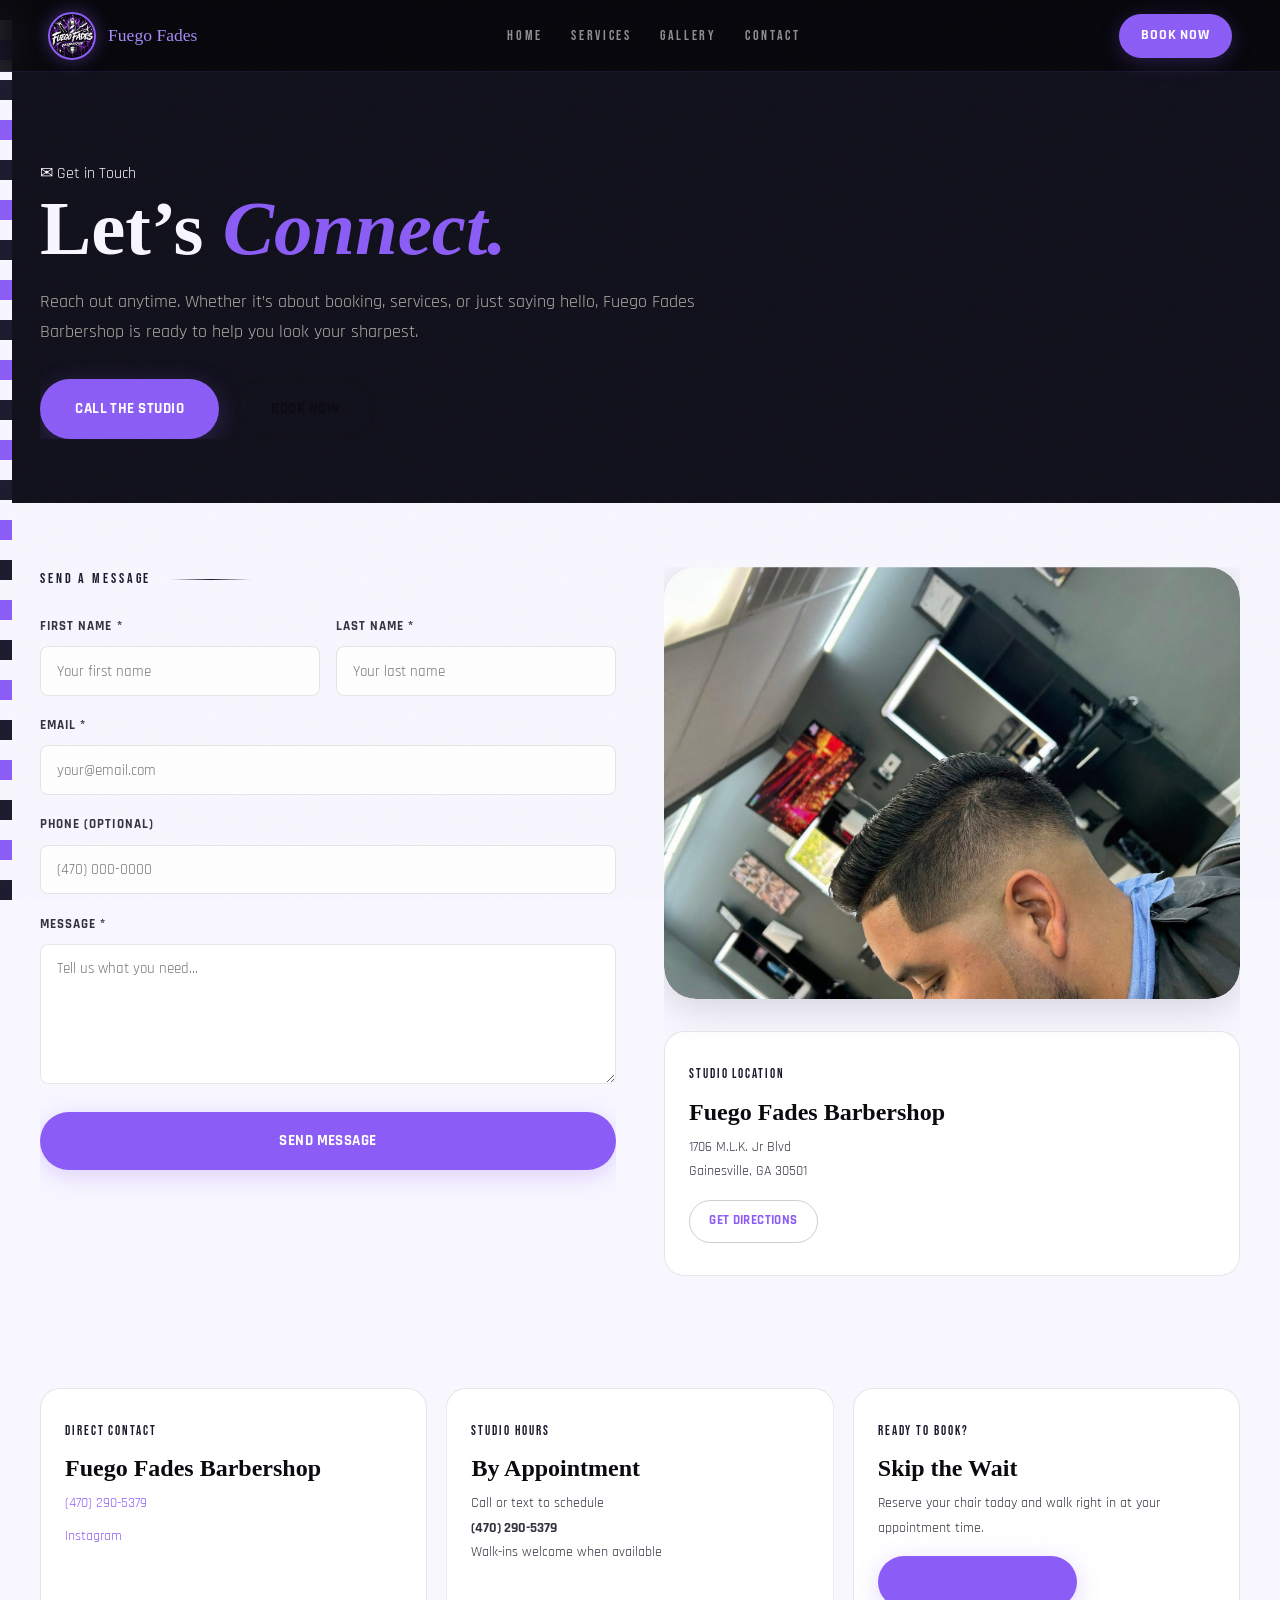
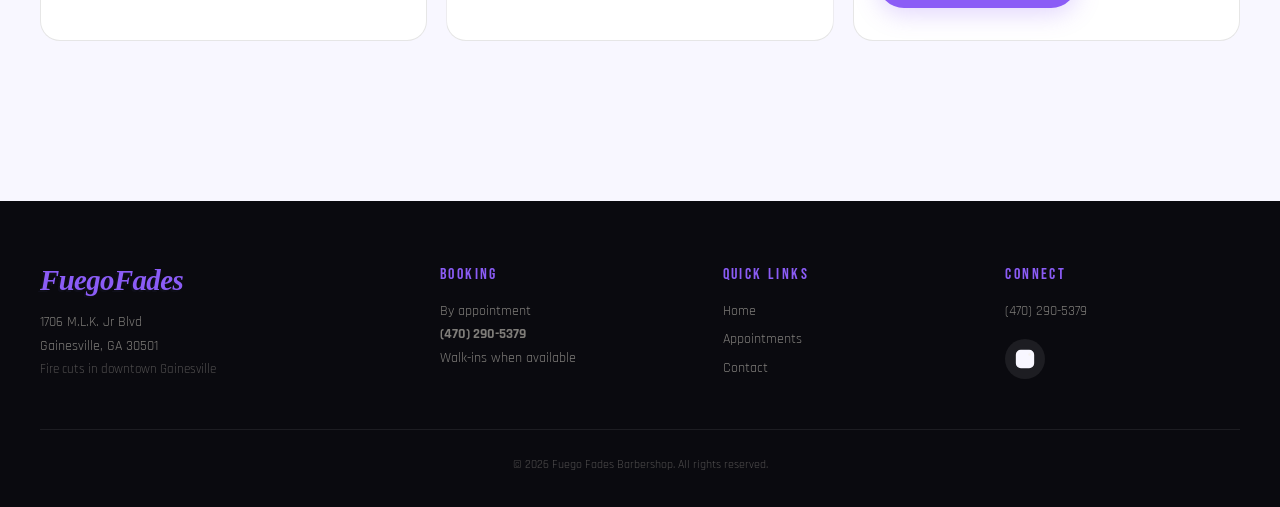
<file: contact.html>
<!DOCTYPE html>
<html lang="en">

<head>
  <meta charset="UTF-8">
  <meta name="viewport" content="width=device-width, initial-scale=1.0">
  <title>Contact | Fuego Fades Barbershop</title>
  <meta name="description"
    content="Contact Fuego Fades Barbershop in Gainesville, Georgia. Call, message, or stop by M.L.K. Jr Blvd for bookings, services, or questions.">
  <link rel="icon" type="image/jpeg" href="assets/logo.png">
  <link rel="apple-touch-icon" href="assets/logo.png">

  <!-- SOCIAL SHARE (OG TAGS) -->
  <meta property="og:title" content="Contact | Fuego Fades Barbershop">
  <meta property="og:description" content="Contact Fuego Fades Barbershop in Gainesville, GA. Call, text, or book your appointment. 1706 M.L.K. Jr Blvd.">
  <meta property="og:image" content="https://forge-dev-studio.github.io/fuego-fades/assets/logo.png">
  <meta property="og:url" content="https://forge-dev-studio.github.io/fuego-fades/contact.html">
  <meta property="og:type" content="website">
  <meta name="twitter:card" content="summary_large_image">
  <link rel="preconnect" href="https://fonts.googleapis.com">
  <link rel="preconnect" href="https://fonts.gstatic.com" crossorigin>
  <link
    href="https://fonts.googleapis.com/css2?family=Permanent+Marker&family=Rajdhani:wght@400;500;600;700&family=Bebas+Neue&family=Caveat:wght@600;700&display=swap"
    rel="stylesheet">
  <link rel="stylesheet" href="styles.css">
</head>

<body>

  <div class="grain-overlay" aria-hidden="true"></div>
  <div class="barber-pole-left" aria-hidden="true">
    <div class="pole-stripe"></div>
  </div>

  <!-- Navigation -->
  <nav class="nav" id="siteNav">
    <a href="index.html" class="nav-logo">
      <img src="assets/logo.png" alt="Fuego Fades" width="48" height="48">
      <span>Fuego Fades</span>
    </a>
    <ul class="nav-links" id="navLinks">
      <li><a href="index.html" data-es="Inicio">Home</a></li>
      <li><a href="index.html#services" data-es="Servicios">Services</a></li>
      <li><a href="index.html#gallery" data-es="Galeria">Gallery</a></li>
      <li><a href="contact.html" data-es="Contacto">Contact</a></li>
    </ul>
    <div class="nav-right">
      <a href="appointments.html" class="nav-cta" data-es="Reservar">Book Now</a>
      <button class="nav-toggle" id="navToggle" type="button" aria-label="Toggle menu" aria-expanded="false">
        <span></span><span></span><span></span>
      </button>
    </div>
  </nav>

  <main>

    <!-- Hero -->
    <section class="page-hero-section">
      <div class="container">
        <div class="page-hero-content" data-animate="fade-up">
          <div class="hero-badge">
            <span class="badge-icon">&#9993;</span>
            <span data-es="Contactanos">Get in Touch</span>
          </div>
          <h1 data-es="Hablemos<em class='gold-italic'>.</em>">Let&rsquo;s <em class="gold-italic">Connect.</em></h1>
          <p class="lead" data-es="Escribenos cuando quieras. Ya sea para reservar, preguntar sobre servicios o simplemente saludar, Fuego Fades Barbershop esta listo para ayudarte a verte mejor.">Reach out anytime. Whether it&rsquo;s about booking, services, or just saying hello, Fuego Fades Barbershop is ready to help you look your sharpest.</p>
          <div class="page-hero-actions">
            <a href="tel:14702905379" class="btn btn-primary btn-lg" data-es="Llama al Estudio">Call the Studio</a>
            <a href="appointments.html" class="btn btn-outline btn-lg" data-es="Reservar">Book Now</a>
          </div>
        </div>
      </div>
    </section>

    <!-- Contact Form + Info -->
    <section class="contact-form-section">
      <div class="container contact-layout">
        <div data-animate="fade-right">
          <div class="section-label section-label-left">
            <span class="label-text" data-es="Envia un Mensaje">Send a Message</span>
            <span class="label-line"></span>
          </div>
          <form id="contactForm" autocomplete="on">
            <div class="form-row-2col">
              <div class="form-group">
                <label for="firstName" data-es="Nombre *">First Name *</label>
                <input type="text" id="firstName" name="firstName" required autocomplete="given-name"
                  placeholder="Your first name">
              </div>
              <div class="form-group">
                <label for="lastName" data-es="Apellido *">Last Name *</label>
                <input type="text" id="lastName" name="lastName" required autocomplete="family-name"
                  placeholder="Your last name">
              </div>
            </div>
            <div class="form-group">
              <label for="email" data-es="Correo *">Email *</label>
              <input type="email" id="email" name="email" required autocomplete="email" placeholder="your@email.com">
            </div>
            <div class="form-group">
              <label for="phone" data-es="Telefono (Opcional)">Phone (Optional)</label>
              <input type="tel" id="phone" name="phone" autocomplete="tel" placeholder="(470) 000-0000">
            </div>
            <div class="form-group">
              <label for="message" data-es="Mensaje *">Message *</label>
              <textarea id="message" name="message" required placeholder="Tell us what you need..."></textarea>
            </div>
            <button type="submit" class="btn btn-primary btn-lg btn-full" data-es="Enviar Mensaje">Send Message</button>
          </form>
        </div>

        <div data-animate="fade-left">
          <div class="about-image-wrapper contact-hero-image">
            <img src="assets/cut-01.jpg" alt="Precision fade at Fuego Fades Barbershop" width="600" height="800" loading="lazy">
          </div>
          <div class="info-card contact-location-card">
            <div class="info-card-label" data-es="Ubicacion del Estudio">Studio Location</div>
            <h3>Fuego Fades Barbershop</h3>
            <p>1706 M.L.K. Jr Blvd<br>Gainesville, GA 30501</p>
            <a href="https://www.google.com/maps/dir//1706+M.L.K.+Jr+Blvd,+Gainesville,+GA+30501"
              target="_blank" rel="noopener noreferrer" class="btn btn-outline btn-sm contact-directions-btn" data-es="Direcciones">Get
              Directions</a>
          </div>
        </div>
      </div>
    </section>

    <!-- Info Cards -->
    <section class="contact-info-section">
      <div class="container info-cards-grid">
        <article class="info-card" data-animate="fade-up" data-delay="0">
          <div class="info-card-label" data-es="Contacto Directo">Direct Contact</div>
          <h3>Fuego Fades Barbershop</h3>
          <p><a href="tel:14702905379">(470) 290-5379</a></p>
          <p class="contact-social-links">
            <a href="https://www.instagram.com/fuegofadesbarbershop" target="_blank"
              rel="noopener noreferrer">Instagram</a>
          </p>
        </article>
        <article class="info-card" data-animate="fade-up" data-delay="100">
          <div class="info-card-label" data-es="Horario del Estudio">Studio Hours</div>
          <h3 data-es="Con Cita">By Appointment</h3>
          <p data-es="Llama o envia mensaje para agendar">Call or text to schedule</p>
          <p><strong>(470) 290-5379</strong></p>
          <p class="muted" data-es="Sin cita cuando hay disponibilidad">Walk-ins welcome when available</p>
        </article>
        <article class="info-card" data-animate="fade-up" data-delay="200">
          <div class="info-card-label" data-es="Listo Para Reservar?">Ready to Book?</div>
          <h3 data-es="Saltate la Espera">Skip the Wait</h3>
          <p data-es="Reserva tu silla hoy y llega directo a tu hora.">Reserve your chair today and walk right in at your appointment time.</p>
          <a href="appointments.html" class="btn btn-primary contact-book-btn" data-es="Reserva una Cita">Book an Appointment</a>
        </article>
      </div>
    </section>

  </main>

  <!-- Footer -->
  <footer class="site-footer">
    <div class="container footer-grid">
      <div class="footer-brand">
        <span class="brand-text">FuegoFades</span>
        <p>1706 M.L.K. Jr Blvd<br>Gainesville, GA 30501</p>
        <p class="muted" data-es="Barberia maestra en el centro de Gainesville">Fire cuts in downtown Gainesville</p>
      </div>
      <div class="footer-col">
        <h4 data-es="Reservaciones">Booking</h4>
        <p data-es="Con cita">By appointment</p>
        <p><strong>(470) 290-5379</strong></p>
        <p data-es="Sin cita cuando hay disponibilidad">Walk-ins when available</p>
      </div>
      <div class="footer-col">
        <h4 data-es="Enlaces Rapidos">Quick Links</h4>
        <a href="index.html" data-es="Inicio">Home</a>
        <a href="appointments.html" data-es="Citas">Appointments</a>
        <a href="contact.html" data-es="Contacto">Contact</a>
      </div>
      <div class="footer-col">
        <h4 data-es="Conectar">Connect</h4>
        <a href="tel:14702905379">(470) 290-5379</a>
        <div class="footer-socials">
          <a href="https://www.instagram.com/fuegofadesbarbershop" target="_blank" rel="noopener noreferrer"
            aria-label="Instagram">
            <svg width="20" height="20" viewBox="0 0 24 24" fill="none" stroke="currentColor" stroke-width="2">
              <rect x="2" y="2" width="20" height="20" rx="5" />
              <circle cx="12" cy="12" r="5" />
              <circle cx="17.5" cy="6.5" r="1.5" fill="currentColor" stroke="none" />
            </svg>
          </a>
        </div>
      </div>
    </div>
    <div class="container footer-bottom">
      <p>&copy; 2026 Fuego Fades Barbershop. All rights reserved.</p>
    </div>
  </footer>

  <script src="site.js"></script>
  <script src="i18n.js"></script>
  <script>
(function() {
  var toggle = document.getElementById('navToggle');
  var links = document.getElementById('navLinks');
  if (toggle && links) {
    toggle.addEventListener('click', function() {
      var open = toggle.getAttribute('aria-expanded') === 'true';
      toggle.setAttribute('aria-expanded', !open);
      links.classList.toggle('open');
    });
    links.querySelectorAll('a').forEach(function(a) {
      a.addEventListener('click', function() {
        links.classList.remove('open');
        toggle.setAttribute('aria-expanded', 'false');
      });
    });
  }
})();
</script>
</body>

</html>
</file>
<file: styles.css>
/* ============================================================
   FUEGO FADES BARBERSHOP - BARBERSHOP THEME
   Black + Purple + White -- Graffiti
   ============================================================ */

/* Retro crosshair cursor — site-wide */
html,
body {
  cursor: url("data:image/svg+xml,%3Csvg xmlns='http://www.w3.org/2000/svg' width='32' height='32' viewBox='0 0 32 32'%3E%3Cline x1='16' y1='4' x2='16' y2='12' stroke='%238b5cf6' stroke-width='2'/%3E%3Cline x1='16' y1='20' x2='16' y2='28' stroke='%238b5cf6' stroke-width='2'/%3E%3Cline x1='4' y1='16' x2='12' y2='16' stroke='%238b5cf6' stroke-width='2'/%3E%3Cline x1='20' y1='16' x2='28' y2='16' stroke='%238b5cf6' stroke-width='2'/%3E%3Ccircle cx='16' cy='16' r='2' fill='%238b5cf6'/%3E%3C/svg%3E") 16 16, auto;
}

a,
button,
[role="button"],
input,
select,
textarea,
label {
  cursor: url("data:image/svg+xml,%3Csvg xmlns='http://www.w3.org/2000/svg' width='32' height='32' viewBox='0 0 32 32'%3E%3Cline x1='16' y1='4' x2='16' y2='12' stroke='%2300e5a0' stroke-width='2'/%3E%3Cline x1='16' y1='20' x2='16' y2='28' stroke='%2300e5a0' stroke-width='2'/%3E%3Cline x1='4' y1='16' x2='12' y2='16' stroke='%2300e5a0' stroke-width='2'/%3E%3Cline x1='20' y1='16' x2='28' y2='16' stroke='%2300e5a0' stroke-width='2'/%3E%3Ccircle cx='16' cy='16' r='2' fill='%2300e5a0'/%3E%3C/svg%3E") 16 16, pointer !important;
}

a:focus-visible,
button:focus-visible,
input:focus-visible,
select:focus-visible,
textarea:focus-visible {
  outline: 2px solid var(--orange);
  outline-offset: 2px;
}

/* --- CUSTOM PROPERTIES --- */
:root {
  --orange: #8b5cf6;
  --orange-deep: #6d28d9;
  --orange-light: #a78bfa;
  --olive: #1a1a2e;
  --olive-dark: #0f0f1a;
  --olive-light: #a78bfa;
  --cream: #f8f7ff;
  --cream-dark: #e8e6f0;
  --cream-light: #faf8ff;
  --ink: #0a0a0f;
  --brown: #1a1a2e;
  --brown-light: #333340;
  --white: #ffffff;
  --red-barber: #8b5cf6;
  --blue-barber: #1a1a2e;

  /* Transparency helpers */
  --ink-10: rgba(10, 10, 10, 0.1);
  --ink-20: rgba(10, 10, 10, 0.2);
  --ink-40: rgba(10, 10, 10, 0.4);
  --ink-60: rgba(10, 10, 10, 0.6);
  --ink-80: rgba(10, 10, 10, 0.8);
  --orange-20: rgba(139, 92, 246, 0.2);
  --orange-10: rgba(139, 92, 246, 0.1);
  --olive-20: rgba(26, 26, 46, 0.2);
  --olive-10: rgba(26, 26, 46, 0.1);

  --shadow-soft: 0 4px 30px rgba(10, 10, 10, 0.12);
  --shadow-card: 0 8px 40px rgba(10, 10, 10, 0.15);
  --shadow-glow: 0 0 40px rgba(139, 92, 246, 0.12);
  --radius-xs: 8px;
  --radius-sm: 12px;
  --radius-md: 20px;
  --radius-lg: 32px;
  --radius-xl: 48px;
  --font-display: 'Permanent Marker', cursive;
  --font-heading: 'Bebas Neue', 'Arial Black', sans-serif;
  --font-body: 'Rajdhani', -apple-system, sans-serif;
  --max-w: 1200px;
  --transition-fast: 200ms cubic-bezier(0.4, 0, 0.2, 1);
  --transition-smooth: 400ms cubic-bezier(0.4, 0, 0.2, 1);
  --transition-slow: 600ms cubic-bezier(0.16, 1, 0.3, 1);
}

/* --- RESET --- */
*,
*::before,
*::after {
  box-sizing: border-box;
  margin: 0;
  padding: 0;
}

html {
  scroll-behavior: smooth;
  -webkit-font-smoothing: antialiased;
}

body {
  font-family: var(--font-body);
  color: var(--ink);
  background: var(--cream);
  overflow-x: hidden;
  line-height: 1.7;
}

img {
  display: block;
  max-width: 100%;
  height: auto;
}

a {
  color: inherit;
  text-decoration: none;
}

button {
  cursor: pointer;
  border: none;
  background: none;
  font: inherit;
  color: inherit;
}

h1,
h2,
h3,
h4 {
  line-height: 1.1;
  font-weight: 400;
}

/* --- CONTAINER --- */
.container {
  width: min(calc(100% - 2.5rem), var(--max-w));
  margin: 0 auto;
}

/* --- GRAIN OVERLAY --- */
.grain-overlay {
  position: fixed;
  inset: 0;
  z-index: 9999;
  pointer-events: none;
  opacity: 0.04;
  background-image: url("data:image/svg+xml,%3Csvg viewBox='0 0 256 256' xmlns='http://www.w3.org/2000/svg'%3E%3Cfilter id='noise'%3E%3CfeTurbulence type='fractalNoise' baseFrequency='0.9' numOctaves='4' stitchTiles='stitch'/%3E%3C/filter%3E%3Crect width='100%25' height='100%25' filter='url(%23noise)'/%3E%3C/svg%3E");
  background-repeat: repeat;
  background-size: 200px;
}

/* --- BARBER POLE ACCENT --- */
.barber-pole-left {
  position: fixed;
  left: 0;
  top: 0;
  bottom: 0;
  width: 12px;
  z-index: 100;
  overflow: hidden;
}

.pole-stripe {
  width: 100%;
  height: 200%;
  background: repeating-linear-gradient(180deg,
      var(--olive) 0px,
      var(--olive) 20px,
      var(--cream) 20px,
      var(--cream) 40px,
      var(--orange) 40px,
      var(--orange) 60px,
      var(--cream) 60px,
      var(--cream) 80px);
  animation: barberPoleScroll 8s linear infinite;
}

@keyframes barberPoleScroll {
  0% {
    transform: translateY(0);
  }

  100% {
    transform: translateY(-50%);
  }
}

/* --- PRELOADER --- */
.preloader {
  position: fixed;
  inset: 0;
  z-index: 10000;
  display: flex;
  align-items: center;
  justify-content: center;
  background: var(--olive-dark);
  transition: opacity 500ms ease, visibility 500ms ease;
  overflow: hidden;
}

.preloader::before {
  content: '';
  position: absolute;
  top: -50%;
  left: -50%;
  width: 200%;
  height: 200%;
  pointer-events: none;
  background-image: url("data:image/svg+xml,%3Csvg viewBox='0 0 256 256' xmlns='http://www.w3.org/2000/svg'%3E%3Cfilter id='noise'%3E%3CfeTurbulence type='fractalNoise' baseFrequency='1.5' numOctaves='2' stitchTiles='stitch'/%3E%3C/filter%3E%3Crect width='100%25' height='100%25' filter='url(%23noise)' opacity='1'/%3E%3C/svg%3E");
  background-size: 150px;
  background-repeat: repeat;
  opacity: 0.2;
  mix-blend-mode: overlay;
  z-index: 1;
  animation: tvStatic 0.3s steps(4) infinite;
}

.preloader.hidden {
  opacity: 0;
  visibility: hidden;
  pointer-events: none;
}

.preloader-inner {
  text-align: center;
  position: relative;
  z-index: 2;
}

.scissors-icon {
  font-size: 3rem;
  color: var(--orange);
  animation: scissorsSnip 0.8s ease-in-out infinite alternate;
}

@keyframes scissorsSnip {
  0% {
    transform: rotate(-15deg) scale(1);
  }

  100% {
    transform: rotate(15deg) scale(1.05);
  }
}

.preloader-text {
  display: block;
  font-family: var(--font-display);
  font-size: 1.8rem;
  color: var(--cream);
  margin: 1rem 0;
  letter-spacing: 0.05em;
}

.preloader-bar {
  width: 180px;
  height: 3px;
  background: rgba(255, 255, 255, 0.2);
  border-radius: 99px;
  overflow: hidden;
  margin: 0 auto;
}

.preloader-fill {
  height: 100%;
  width: 0%;
  background: linear-gradient(90deg, var(--orange), var(--orange-light));
  border-radius: 99px;
  animation: preloaderFill 1.2s ease-in-out forwards;
}

@keyframes preloaderFill {
  0% {
    width: 0%;
  }

  100% {
    width: 100%;
  }
}

/* ============================================================
   HEADER / NAVIGATION
   ============================================================ */
.site-header {
  position: fixed;
  top: 0;
  left: 0;
  right: 0;
  z-index: 500;
  padding: 0.8rem 0;
  transition: background var(--transition-smooth), box-shadow var(--transition-smooth), padding var(--transition-smooth);
}

.site-header.scrolled {
  background: rgba(244, 239, 227, 0.92);
  -webkit-backdrop-filter: blur(20px) saturate(1.6);
  backdrop-filter: blur(20px) saturate(1.6);
  box-shadow: 0 2px 30px rgba(10, 10, 15, 0.1);
  padding: 0.5rem 0;
}

.header-inner {
  width: min(calc(100% - 2.5rem), var(--max-w));
  margin: 0 auto;
  display: flex;
  align-items: center;
  justify-content: space-between;
}

.brand {
  flex-shrink: 0;
  transition: transform var(--transition-fast);
}

.brand:hover {
  transform: scale(1.03);
}

.brand-text {
  font-family: var(--font-display);
  font-size: 2.2rem;
  font-weight: 900;
  font-style: italic;
  color: var(--orange);
  text-shadow: -2px 2px 0 var(--olive-light);
  line-height: 1;
  letter-spacing: -0.02em;
  display: inline-block;
  transition: transform var(--transition-fast), text-shadow var(--transition-fast);
}

.brand-text:hover {
  transform: scale(1.02);
  text-shadow: -3px 3px 0 var(--olive);
}

.site-nav,
.nav {
  position: fixed;
  top: 0;
  left: 0;
  right: 0;
  z-index: 200;
  display: flex;
  align-items: center;
  justify-content: space-between;
  padding: 0 clamp(20px, 4vw, 48px);
  height: 72px;
  background: rgba(5, 5, 8, .88);
  -webkit-backdrop-filter: blur(16px);
  backdrop-filter: blur(16px);
  border-bottom: 1px solid rgba(139, 92, 246, .15);
}

.nav-logo {
  display: flex;
  align-items: center;
  gap: 12px;
}

.nav-logo img {
  width: 48px;
  height: 48px;
  border-radius: 50%;
  border: 2px solid var(--orange);
  box-shadow: 0 0 18px rgba(139, 92, 246, .4);
}

.nav-logo span {
  font-family: 'Permanent Marker', cursive;
  font-size: 1.1rem;
  color: var(--orange-light);
}

.nav-right {
  display: flex;
  align-items: center;
  gap: 12px;
}

.nav-link {
  position: relative;
  padding: 0.6rem 1rem;
  font-size: 0.88rem;
  font-weight: 600;
  letter-spacing: 0.04em;
  text-transform: uppercase;
  color: var(--brown);
  transition: color var(--transition-fast);
}

.nav-link::after {
  content: '';
  position: absolute;
  bottom: 0.3rem;
  left: 1rem;
  right: 1rem;
  height: 2px;
  background: var(--orange);
  border-radius: 2px;
  transform: scaleX(0);
  transition: transform var(--transition-fast);
}

.nav-link:hover,
.nav-link.active {
  color: var(--orange);
}

.nav-link:hover::after,
.nav-link.active::after {
  transform: scaleX(1);
}

.nav-cta {
  display: inline-flex;
  align-items: center;
  min-height: 44px;
  padding: 0 1.4rem;
  margin-left: 0.5rem;
  border-radius: 999px;
  background: var(--orange);
  color: var(--white);
  font-weight: 800;
  font-size: 0.85rem;
  letter-spacing: 0.06em;
  text-transform: uppercase;
  transition: background var(--transition-fast), transform var(--transition-fast), box-shadow var(--transition-fast);
  box-shadow: 0 4px 20px rgba(139, 92, 246, 0.25);
}

.nav-cta:hover {
  background: var(--orange-deep);
  transform: translateY(-2px);
  box-shadow: 0 8px 30px rgba(139, 92, 246, 0.35);
}

/* Nav brand (unified across pages) */
.nav-brand {
  display: flex;
  align-items: center;
  gap: 10px;
  text-decoration: none;
}

.nav-logo-img {
  width: 44px;
  height: 44px;
  border-radius: 50%;
  object-fit: cover;
  border: 2px solid var(--orange);
  box-shadow: 0 2px 12px rgba(139, 92, 246, .4);
}

.nav-brand-text {
  font-family: var(--font-heading);
  letter-spacing: 3px;
  font-size: 1rem;
  color: var(--orange);
}

.nav-links {
  display: flex;
  align-items: center;
  gap: 28px;
  list-style: none;
}

.nav-links a {
  font-family: var(--font-heading);
  font-size: .85rem;
  letter-spacing: .2em;
  color: rgba(255, 255, 255, .55);
  text-decoration: none;
  transition: color .2s;
}

.nav-links a:hover {
  color: #fff;
}

.nav-book {
  font-family: var(--font-heading);
  font-size: .85rem;
  letter-spacing: .2em;
  padding: 9px 26px;
  background: var(--orange);
  color: #fff;
  text-decoration: none;
  transition: background .2s;
}

.nav-book:hover {
  background: var(--orange-deep);
}

/* Hamburger */
.nav-toggle {
  display: none;
  flex-direction: column;
  gap: 5px;
  padding: 10px;
  z-index: 10;
}

.nav-toggle span {
  display: block;
  width: 22px;
  height: 2px;
  background: #fff;
  margin: 5px 0;
  transition: transform .3s, opacity .3s;
}

.hamburger-line {
  display: block;
  width: 26px;
  height: 2px;
  background: var(--ink);
  border-radius: 2px;
  transition: transform var(--transition-fast), opacity var(--transition-fast);
}

.nav-toggle.open .hamburger-line:nth-child(1) {
  transform: translateY(7px) rotate(45deg);
}

.nav-toggle.open .hamburger-line:nth-child(2) {
  opacity: 0;
}

.nav-toggle.open .hamburger-line:nth-child(3) {
  transform: translateY(-7px) rotate(-45deg);
}

/* ============================================================
   BUTTONS
   ============================================================ */
.btn {
  display: inline-flex;
  align-items: center;
  justify-content: center;
  gap: 0.5rem;
  font-family: var(--font-body);
  font-weight: 700;
  font-size: 0.9rem;
  letter-spacing: 0.03em;
  text-transform: uppercase;
  border-radius: 999px;
  cursor: pointer;
  transition: all var(--transition-fast);
  white-space: nowrap;
}

.btn-primary {
  background: var(--orange);
  color: var(--white);
  padding: 0.85rem 1.8rem;
  box-shadow: 0 6px 25px rgba(139, 92, 246, 0.25);
}

.btn-primary:hover {
  background: var(--orange-deep);
  transform: translateY(-3px);
  box-shadow: 0 12px 35px rgba(139, 92, 246, 0.35);
}

.btn-olive {
  background: var(--olive);
  color: var(--white);
  padding: 0.85rem 1.8rem;
  box-shadow: 0 6px 25px rgba(26, 26, 46, 0.25);
}

.btn-olive:hover {
  background: var(--olive-dark);
  transform: translateY(-3px);
}

.btn-outline {
  background: transparent;
  color: var(--ink);
  padding: 0.85rem 1.8rem;
  border: 1.5px solid var(--ink-20);
}

.btn-outline:hover {
  border-color: var(--orange);
  color: var(--orange);
  transform: translateY(-2px);
}

.btn-outline-light {
  background: transparent;
  color: var(--white);
  padding: 0.85rem 1.8rem;
  border: 1.5px solid rgba(255, 255, 255, 0.3);
}

.btn-outline-light:hover {
  border-color: var(--white);
  color: var(--white);
  transform: translateY(-2px);
}

.btn-lg {
  padding: 1rem 2.2rem;
  font-size: 0.95rem;
}

/* ============================================================
   SECTION SHARED STYLES
   ============================================================ */
.section-label {
  display: flex;
  align-items: center;
  gap: 1.2rem;
  justify-content: center;
  margin-bottom: 1.5rem;
}

.label-line {
  flex: 1;
  max-width: 80px;
  height: 1px;
  background: linear-gradient(90deg, transparent, var(--olive), transparent);
}

.label-text {
  font-family: var(--font-heading);
  font-size: 0.9rem;
  letter-spacing: 0.2em;
  text-transform: uppercase;
  color: var(--olive);
}

.section-title {
  font-family: var(--font-display);
  font-size: clamp(2rem, 4vw, 3.4rem);
  margin-bottom: 1rem;
  font-weight: 700;
  color: var(--ink);
}

.section-title.centered {
  text-align: center;
}

.section-title em {
  color: var(--orange);
  font-style: italic;
}

/* ============================================================
   ABOUT SECTION
   ============================================================ */
.about-section {
  padding: 6rem 0;
  position: relative;
  background: var(--cream);
}

.about-section::before {
  content: '';
  position: absolute;
  top: 0;
  left: 0;
  right: 0;
  height: 1px;
  background: linear-gradient(90deg, transparent, var(--ink-10), transparent);
}

.about-grid {
  display: grid;
  grid-template-columns: 0.9fr 1.1fr;
  gap: 4rem;
  align-items: center;
  margin-top: 2rem;
}

.about-image-wrapper {
  position: relative;
  border-radius: var(--radius-lg);
  overflow: hidden;
  box-shadow: var(--shadow-card);
}

.about-image-wrapper img {
  width: 100%;
  aspect-ratio: 4/5;
  object-fit: cover;
  transition: transform 8s ease;
}

.about-image-wrapper:hover img {
  transform: scale(1.04);
}

.about-image-badge {
  position: absolute;
  bottom: 1.5rem;
  right: 1.5rem;
  display: flex;
  align-items: center;
  gap: 0.6rem;
  padding: 0.8rem 1.2rem;
  background: rgba(10, 10, 15, 0.85);
  -webkit-backdrop-filter: blur(12px);
  backdrop-filter: blur(12px);
  border: 1px solid rgba(255, 255, 255, 0.1);
  border-radius: var(--radius-sm);
  color: var(--cream);
}

.badge-number {
  font-family: var(--font-display);
  font-size: 2rem;
  font-weight: 900;
  color: var(--orange);
  line-height: 1;
}

.badge-label {
  font-size: 0.72rem;
  text-transform: uppercase;
  letter-spacing: 0.08em;
  line-height: 1.3;
  color: rgba(244, 239, 227, 0.7);
}

.about-text-col h2 {
  margin-bottom: 1.5rem;
}

.about-body {
  margin-bottom: 2rem;
}

.about-body p {
  color: var(--brown-light);
  margin-bottom: 1rem;
}

.about-body p:last-child {
  margin-bottom: 0;
}

/* ============================================================
   SERVICES SECTION
   ============================================================ */
.services-section {
  padding: 6rem 0;
  position: relative;
  background: var(--cream-light);
}

.services-grid {
  display: grid;
  grid-template-columns: repeat(3, 1fr);
  gap: 1.2rem;
  margin-top: 3rem;
}

.service-card {
  position: relative;
  padding: 2rem 1.5rem;
  background: var(--white);
  border: 1px solid var(--ink-10);
  border-radius: var(--radius-md);
  transition: all var(--transition-smooth);
  overflow: hidden;
}

.service-card:hover {
  border-color: var(--orange-20);
  transform: translateY(-6px);
  box-shadow: var(--shadow-card), var(--shadow-glow);
}

.service-card-shine {
  position: absolute;
  inset: 0;
  background: linear-gradient(135deg, transparent 40%, rgba(139, 92, 246, 0.04) 50%, transparent 60%);
  opacity: 0;
  transition: opacity var(--transition-smooth);
  pointer-events: none;
}

.service-card:hover .service-card-shine {
  opacity: 1;
}

.service-icon {
  width: 64px;
  height: 64px;
  display: flex;
  align-items: center;
  justify-content: center;
  background: var(--olive-10);
  border: 1px solid var(--olive-20);
  border-radius: var(--radius-sm);
  margin-bottom: 1.2rem;
  transition: background var(--transition-fast);
}

.service-icon svg {
  stroke: var(--olive-dark);
}

.service-card:hover .service-icon {
  background: var(--orange-10);
  border-color: var(--orange-20);
}

.service-card:hover .service-icon svg {
  stroke: var(--orange);
}

.service-card h3 {
  font-family: var(--font-display);
  font-size: 1.5rem;
  font-weight: 700;
  margin-bottom: 0.6rem;
  color: var(--ink);
}

.service-card p {
  color: var(--brown-light);
  font-size: 0.92rem;
  line-height: 1.7;
}

.card-featured {
  border-color: var(--olive-20);
  background: linear-gradient(180deg, rgba(26, 26, 46, 0.06) 0%, var(--white) 100%);
}

.card-cta {
  background: linear-gradient(135deg, var(--orange-deep), var(--orange));
  border: none;
  display: flex;
  align-items: center;
  color: var(--white);
}

.card-cta h3,
.card-cta p {
  color: var(--white);
}

.card-cta:hover {
  transform: translateY(-6px);
}

.service-cta-content {
  position: relative;
  z-index: 2;
}

.cta-eyebrow {
  display: block;
  font-family: var(--font-heading);
  font-size: 0.8rem;
  letter-spacing: 0.2em;
  text-transform: uppercase;
  color: rgba(255, 255, 255, 0.7);
  margin-bottom: 0.5rem;
}

.card-cta .btn-primary {
  margin-top: 1.2rem;
  background: var(--white);
  color: var(--orange);
  box-shadow: 0 4px 20px rgba(0, 0, 0, 0.15);
}

.card-cta .btn-primary:hover {
  background: var(--cream);
  transform: translateY(-2px);
}

/* ============================================================
   PORTRAIT STRIP SECTION
   ============================================================ */
.gallery-portrait-section {
  background: #dbdbdb;
  padding: 8rem 2vw 4vw;
  overflow: visible;
}

.portrait-strip {
  display: grid;
  grid-template-columns: repeat(7, 1fr);
  gap: 2vw;
  max-width: 1400px;
  /* Constrained for better presentation */
  margin: 0 auto;
}

.portrait-card {
  position: relative;
  aspect-ratio: 1/1.2;
  display: flex;
  align-items: flex-end;
  justify-content: center;
  overflow: visible;
}

.portrait-card::before {
  content: '';
  position: absolute;
  bottom: 0;
  left: 0;
  width: 100%;
  height: 85%;
  background-color: var(--olive);
  z-index: 0;
}

.portrait-card img {
  position: relative;
  width: 115%;
  height: auto;
  max-height: 100%;
  object-fit: contain;
  object-position: bottom center;
  z-index: 1;
  filter: grayscale(100%);
  transition: transform var(--transition-smooth), filter var(--transition-fast);
  margin-bottom: -2%;
}



.portrait-card:hover img {
  transform: translateY(-5%) scale(1.05);
  filter: grayscale(0%);
}

/* Specific fix for the 3rd card which has a solid background in its file */
.portrait-strip .portrait-card:nth-child(3) img {
  transform: scale(1.35) translateY(-2%);
  transform-origin: bottom center;
  mix-blend-mode: multiply;
  /* Removes the solid grey background to reveal the green card */
}

.portrait-strip .portrait-card:nth-child(3):hover img {
  transform: translateY(-5%) scale(1.45);
}




@media (max-width: 1024px) {
  .gallery-portrait-section {
    padding: 3rem 1rem;
  }

  .portrait-strip {
    display: flex;
    overflow-x: auto;
    scroll-snap-type: x mandatory;
    gap: 1rem;
    padding-bottom: 1rem;
    margin: 0 -1rem;
    padding: 0 1rem 1rem;
  }

  .portrait-card {
    flex: 0 0 calc(33.333% - 1rem);
    min-width: 220px;
    scroll-snap-align: center;
  }
}

@media (max-width: 600px) {
  .portrait-card {
    flex: 0 0 75vw;
    min-width: auto;
  }
}

/* ============================================================
   PARALLAX QUOTE BREAK
   ============================================================ */
.parallax-break {
  position: relative;
  padding: 8rem 0;
  overflow: hidden;
  color: var(--cream);
}

.parallax-bg {
  position: absolute;
  inset: -50px;
  background: url('assets/Photo_3.webp') center/cover no-repeat;
  filter: blur(2px);
}

.parallax-overlay {
  position: absolute;
  inset: 0;
  background: rgba(98, 105, 58, 0.88);
}

.parallax-content {
  position: relative;
  z-index: 2;
  text-align: center;
}

.big-quote {
  font-family: var(--font-display);
  font-size: clamp(1.8rem, 4vw, 3.2rem);
  font-weight: 700;
  font-style: italic;
  max-width: 800px;
  margin: 0 auto 1rem;
  line-height: 1.3;
}

.quote-mark {
  color: var(--orange);
  font-size: 1.2em;
}

.parallax-content cite {
  display: block;
  font-style: normal;
  color: var(--orange-light);
  font-family: var(--font-heading);
  font-size: 1rem;
  letter-spacing: 0.15em;
  text-transform: uppercase;
}

/* ============================================================
   MEDIA SECTION
   ============================================================ */
.media-section {
  padding: 6rem 0;
  background: var(--cream-light);
}

.media-layout {
  display: grid;
  grid-template-columns: 1fr 1fr;
  gap: 4rem;
  align-items: center;
  margin-top: 2rem;
}

.media-text h2 {
  margin-bottom: 1.2rem;
}

.media-text p {
  color: var(--brown-light);
  margin-bottom: 2rem;
}

.media-buttons {
  display: flex;
  flex-wrap: wrap;
  gap: 0.8rem;
}

.media-card-stack {
  display: grid;
  gap: 1.2rem;
}

.media-card {
  position: relative;
  border-radius: var(--radius-md);
  overflow: hidden;
  box-shadow: var(--shadow-card);
  transition: transform var(--transition-smooth), box-shadow var(--transition-smooth);
}

.media-card:hover {
  transform: translateY(-4px);
  box-shadow: var(--shadow-card), var(--shadow-glow);
}

.media-card img,
.media-card video {
  width: 100%;
  height: 280px;
  object-fit: cover;
  transition: transform 6s ease;
}

.media-card:hover img,
.media-card:hover video {
  transform: scale(1.06);
}

.media-card-overlay {
  position: absolute;
  bottom: 0;
  left: 0;
  right: 0;
  padding: 3rem 1.2rem 1.2rem;
  background: linear-gradient(to top, rgba(0, 0, 0, 0.8), transparent);
  color: var(--white);
}

.media-badge {
  display: inline-flex;
  padding: 0.35rem 0.7rem;
  background: var(--orange);
  color: var(--white);
  border-radius: 999px;
  font-size: 0.72rem;
  font-weight: 800;
  text-transform: uppercase;
  letter-spacing: 0.06em;
  margin-bottom: 0.5rem;
}

.media-card-overlay p {
  font-size: 0.88rem;
  color: rgba(255, 255, 255, 0.85);
  margin: 0;
}

/* ============================================================
   TESTIMONIALS
   ============================================================ */
.testimonials-section {
  padding: 6rem 0;
  background: var(--olive-dark);
  color: var(--cream);
}

.testimonials-section .section-title {
  color: var(--cream);
}

.testimonials-section .label-text {
  color: var(--orange-light);
}

.testimonials-section .label-line {
  background: linear-gradient(90deg, transparent, var(--orange-light), transparent);
}

.testimonials-grid {
  display: grid;
  grid-template-columns: repeat(3, 1fr);
  gap: 1.2rem;
  margin-top: 3rem;
}

.testimonial-card {
  position: relative;
  padding: 2rem 1.5rem;
  background: rgba(255, 255, 255, 0.06);
  border: 1px solid rgba(255, 255, 255, 0.1);
  border-radius: var(--radius-md);
  transition: all var(--transition-smooth);
}

.testimonial-card:hover {
  border-color: rgba(139, 92, 246, 0.3);
  transform: translateY(-4px);
  box-shadow: 0 8px 30px rgba(0, 0, 0, 0.2);
}

.testimonial-stars {
  color: var(--orange);
  font-size: 1.1rem;
  letter-spacing: 0.1em;
  margin-bottom: 1rem;
}

.testimonial-card>p {
  font-size: 0.95rem;
  color: rgba(244, 239, 227, 0.7);
  line-height: 1.8;
  font-style: italic;
}

.testimonial-card footer {
  display: flex;
  align-items: center;
  gap: 0.8rem;
  margin-top: 1.5rem;
  padding-top: 1rem;
  border-top: 1px solid rgba(255, 255, 255, 0.1);
}

.testimonial-avatar {
  width: 40px;
  height: 40px;
  border-radius: 50%;
  background: linear-gradient(135deg, var(--orange-deep), var(--orange));
  display: flex;
  align-items: center;
  justify-content: center;
  font-weight: 800;
  color: var(--white);
  font-size: 0.9rem;
  flex-shrink: 0;
}

.testimonial-card footer strong {
  display: block;
  font-size: 0.88rem;
  color: var(--cream);
}

.testimonial-card footer span {
  font-size: 0.78rem;
  color: rgba(244, 239, 227, 0.5);
}

/* ============================================================
   BOOKING CTA SECTION
   ============================================================ */
.booking-cta-section {
  padding: 6rem 0 8rem;
  background: var(--cream);
}

.booking-cta-card {
  position: relative;
  padding: 4rem 3rem;
  border-radius: var(--radius-xl);
  overflow: hidden;
  border: 1px solid var(--olive-20);
}

.booking-cta-bg {
  position: absolute;
  inset: 0;
  background:
    radial-gradient(ellipse at 30% 50%, rgba(26, 26, 46, 0.12) 0%, transparent 60%),
    radial-gradient(ellipse at 80% 80%, rgba(139, 92, 246, 0.06) 0%, transparent 40%),
    var(--white);
}

.booking-cta-inner {
  position: relative;
  z-index: 2;
  display: grid;
  grid-template-columns: 1fr auto;
  gap: 3rem;
  align-items: center;
}

.booking-cta-text .cta-eyebrow {
  color: var(--olive);
}

.booking-cta-text h2 {
  font-family: var(--font-display);
  font-size: clamp(2rem, 4vw, 3rem);
  font-weight: 900;
  margin-bottom: 0.8rem;
  color: var(--ink);
}

.booking-cta-text p {
  color: var(--brown-light);
  max-width: 500px;
}

.booking-cta-text em {
  color: var(--orange);
  font-style: italic;
}

.booking-cta-actions {
  display: flex;
  flex-direction: column;
  gap: 0.8rem;
}

/* ============================================================
   FOOTER
   ============================================================ */
.site-footer {
  border-top: 1px solid var(--ink-10);
  padding: 4rem 0 2rem;
  background: var(--ink);
  color: var(--cream);
  position: relative;
  overflow: hidden;
}

.footer-grid {
  display: grid;
  grid-template-columns: 1.5fr repeat(3, 1fr);
  gap: 3rem;
}

.footer-brand .brand-text {
  margin-bottom: 1rem;
  font-size: 1.8rem;
  color: var(--orange);
  text-shadow: -2px 2px 0 var(--olive-dark);
}

/* ============================================================
   VINTAGE BADGE BREAK
   ============================================================ */
.vintage-badge-section {
  position: relative;
  width: 100%;
  display: flex;
  overflow: hidden;
  background: #dbdcd8;
  /* Match portrait gallery background to fill gap */
  justify-content: center;
  align-items: center;
  padding: 5vw 0;
  margin-top: -1px;
  /* Overlap to hide sub-pixel lines */
}

.vintage-badge-section::before {
  content: '';
  position: absolute;
  top: 0;
  left: 0;
  right: 0;
  bottom: 0;
  background: var(--olive);
  clip-path: polygon(0 2.5vw, 50% 0, 100% 2.5vw, 100% 100%, 0 100%);
  z-index: 0;
}

.vintage-badge-img {
  position: relative;
  width: 70%;
  max-width: 900px;
  height: auto;
  object-fit: contain;
  z-index: 1;
  filter: drop-shadow(0.5vw 0.5vw 0px rgba(50, 50, 50, 0.95));
  /* Hard dark drop shadow per reference image */
}

.vintage-tv-static {
  position: absolute;
  top: -50%;
  left: -50%;
  width: 200%;
  height: 200%;
  pointer-events: none;
  background-image: url("data:image/svg+xml,%3Csvg viewBox='0 0 256 256' xmlns='http://www.w3.org/2000/svg'%3E%3Cfilter id='noise'%3E%3CfeTurbulence type='fractalNoise' baseFrequency='1.5' numOctaves='2' stitchTiles='stitch'/%3E%3C/filter%3E%3Crect width='100%25' height='100%25' filter='url(%23noise)' opacity='1'/%3E%3C/svg%3E");
  background-size: 150px;
  background-repeat: repeat;
  opacity: 0.2;
  mix-blend-mode: overlay;
  z-index: 2;
  animation: tvStatic 0.3s steps(4) infinite;
}

@keyframes tvStatic {

  0%,
  100% {
    transform: translate(0, 0);
  }

  25% {
    transform: translate(-2%, 2%);
  }

  50% {
    transform: translate(2%, -2%);
  }

  75% {
    transform: translate(-1%, -1%);
  }
}

.footer-brand p {
  font-size: 0.88rem;
  color: rgba(244, 239, 227, 0.5);
  line-height: 1.7;
}

.footer-brand .muted {
  font-size: 0.8rem;
  color: rgba(244, 239, 227, 0.3);
}

.footer-col h4 {
  font-family: var(--font-heading);
  font-size: 1rem;
  letter-spacing: 0.15em;
  text-transform: uppercase;
  color: var(--orange);
  margin-bottom: 1rem;
}

.footer-col p,
.footer-col a {
  display: block;
  font-size: 0.88rem;
  color: rgba(244, 239, 227, 0.5);
  line-height: 1.7;
  transition: color var(--transition-fast);
}

.footer-col a:hover {
  color: var(--orange);
}

.footer-col a+a {
  margin-top: 0.3rem;
}

.footer-socials {
  display: flex;
  gap: 0.8rem;
  margin-top: 1rem;
}

.footer-socials a {
  width: 40px;
  height: 40px;
  display: flex;
  align-items: center;
  justify-content: center;
  border-radius: 50%;
  background: rgba(255, 255, 255, 0.08);
  transition: all var(--transition-fast);
}

.footer-socials a:hover {
  background: var(--orange);
  transform: translateY(-3px);
}

.footer-socials a svg {
  fill: var(--cream);
  stroke: var(--cream);
}

.footer-socials a:hover svg {
  fill: var(--white);
  stroke: var(--white);
}

.footer-bottom {
  margin-top: 3rem;
  padding-top: 1.5rem;
  border-top: 1px solid rgba(255, 255, 255, 0.08);
  text-align: center;
}

.footer-bottom p {
  font-size: 0.78rem;
  color: rgba(244, 239, 227, 0.3);
}

/* ============================================================
   SCROLL ANIMATIONS
   ============================================================ */
[data-animate] {
  opacity: 0;
  transition-property: opacity, transform, filter;
  transition-duration: 800ms;
  transition-timing-function: cubic-bezier(0.16, 1, 0.3, 1);
}

[data-animate="fade-up"] {
  transform: translateY(40px);
}

[data-animate="fade-left"] {
  transform: translateX(60px);
}

[data-animate="fade-right"] {
  transform: translateX(-60px);
}

[data-animate="zoom-in"] {
  transform: scale(0.92);
  filter: blur(4px);
}

[data-animate="split-text"] {
  transform: translateY(100%);
  clip-path: inset(0 0 100% 0);
}

[data-animate].is-visible {
  opacity: 1;
  transform: translate(0) scale(1);
  filter: blur(0);
  clip-path: inset(0 0 0% 0);
}

/* ============================================================
   PAGE-SPECIFIC: CONTACT & APPOINTMENTS
   ============================================================ */
.page-hero-section {
  padding: 10rem 0 4rem;
  position: relative;
  background: var(--olive-dark);
  color: var(--cream);
}

.page-hero-content {
  max-width: 700px;
}

.page-hero-content h1 {
  font-family: var(--font-display);
  font-size: clamp(2.8rem, 6vw, 5rem);
  font-weight: 900;
  margin-bottom: 1rem;
  color: var(--cream);
}

.page-hero-content .lead {
  color: rgba(244, 239, 227, 0.7);
  font-size: 1.1rem;
}

.page-hero-actions {
  display: flex;
  flex-wrap: wrap;
  gap: 1rem;
  margin-top: 2rem;
}

/* Contact form */
.contact-form-section {
  padding: 4rem 0 6rem;
  background: var(--cream);
}

.contact-layout {
  display: grid;
  grid-template-columns: 1fr 1fr;
  gap: 3rem;
}

.form-group {
  margin-bottom: 1.2rem;
}

.form-group label {
  display: block;
  font-size: 0.82rem;
  font-weight: 700;
  text-transform: uppercase;
  letter-spacing: 0.08em;
  color: var(--brown-light);
  margin-bottom: 0.5rem;
}

.form-group input,
.form-group textarea {
  width: 100%;
  padding: 0.9rem 1rem;
  background: var(--white);
  border: 1px solid var(--ink-10);
  border-radius: var(--radius-xs);
  color: var(--ink);
  font-family: var(--font-body);
  font-size: 0.95rem;
  transition: border-color var(--transition-fast), box-shadow var(--transition-fast);
}

.form-group input:focus,
.form-group textarea:focus {
  outline: none;
  border-color: var(--orange);
  box-shadow: 0 0 0 3px rgba(139, 92, 246, 0.12);
}

.form-group textarea {
  min-height: 140px;
  resize: vertical;
}

/* Info cards grid */
.info-cards-grid {
  display: grid;
  grid-template-columns: repeat(3, 1fr);
  gap: 1.2rem;
  padding: 0 0 6rem;
}

.info-card {
  padding: 2rem 1.5rem;
  background: var(--white);
  border: 1px solid var(--ink-10);
  border-radius: var(--radius-md);
  transition: all var(--transition-smooth);
}

.info-card:hover {
  border-color: var(--orange-20);
  transform: translateY(-4px);
  box-shadow: var(--shadow-card);
}

.info-card-label {
  font-family: var(--font-heading);
  font-size: 0.8rem;
  letter-spacing: 0.15em;
  text-transform: uppercase;
  color: var(--olive);
  margin-bottom: 0.8rem;
}

.info-card h3 {
  font-family: var(--font-display);
  font-size: 1.5rem;
  font-weight: 700;
  margin-bottom: 0.6rem;
  color: var(--ink);
}

.info-card p {
  color: var(--brown-light);
  font-size: 0.9rem;
}

.info-card a {
  color: var(--orange);
  transition: color var(--transition-fast);
}

.info-card a:hover {
  color: var(--orange-deep);
}

/* Booking calendar styles */
.calendar-section {
  padding: 4rem 0 6rem;
  background: var(--cream);
}

.calendar-wrapper {
  max-width: 800px;
  margin: 0 auto;
  background: var(--white);
  border: 1px solid var(--ink-10);
  border-radius: var(--radius-lg);
  overflow: hidden;
  box-shadow: var(--shadow-soft);
}

.calendar-header {
  display: flex;
  align-items: center;
  justify-content: space-between;
  padding: 1.5rem 2rem;
  background: var(--olive);
  color: var(--white);
}

.calendar-header h3 {
  font-family: var(--font-display);
  font-size: 1.4rem;
  font-weight: 700;
  color: var(--white);
}

.calendar-nav {
  display: flex;
  gap: 0.5rem;
}

.calendar-nav-btn,
.calendar-nav button {
  width: 36px;
  height: 36px;
  display: flex;
  align-items: center;
  justify-content: center;
  border-radius: 50%;
  background: rgba(255, 255, 255, 0.15);
  color: var(--white);
  transition: all var(--transition-fast);
}

.calendar-nav-btn:hover,
.calendar-nav button:hover {
  background: var(--orange);
  color: var(--white);
}

.calendar-body {
  padding: 1.5rem 2rem;
}

.calendar-weekdays {
  display: grid;
  grid-template-columns: repeat(7, 1fr);
  gap: 4px;
  margin-bottom: 0.8rem;
}

.calendar-weekdays span {
  text-align: center;
  font-size: 0.75rem;
  font-weight: 700;
  text-transform: uppercase;
  letter-spacing: 0.1em;
  color: var(--olive);
  padding: 0.5rem;
}

.calendar-days {
  display: grid;
  grid-template-columns: repeat(7, 1fr);
  gap: 4px;
}

.calendar-day {
  aspect-ratio: 1;
  display: flex;
  align-items: center;
  justify-content: center;
  border-radius: var(--radius-xs);
  font-size: 0.88rem;
  font-weight: 500;
  cursor: pointer;
  transition: all var(--transition-fast);
  color: var(--ink);
  border: 1px solid transparent;
}

.calendar-day:hover:not(.disabled):not(.empty) {
  background: var(--olive-10);
  border-color: var(--olive-20);
}

.calendar-day.today {
  background: var(--olive);
  color: var(--white);
  font-weight: 800;
}

.calendar-day.selected {
  background: var(--orange);
  color: var(--white);
  font-weight: 800;
  box-shadow: 0 0 0 3px var(--orange-20);
}

.calendar-day.disabled {
  color: var(--ink-20);
  cursor: not-allowed;
}

.calendar-day.empty {
  cursor: default;
}

.calendar-footer {
  padding: 1.5rem 2rem;
  border-top: 1px solid var(--ink-10);
  display: flex;
  justify-content: space-between;
  align-items: center;
}

.selected-date {
  font-size: 0.9rem;
  color: var(--brown-light);
}

.selected-date strong {
  color: var(--orange);
}

/* Time slots */
.time-slots {
  display: grid;
  grid-template-columns: repeat(4, 1fr);
  gap: 0.5rem;
  margin-top: 1rem;
}

.time-slot {
  padding: 0.7rem;
  text-align: center;
  background: var(--cream-light);
  border: 1px solid var(--ink-10);
  border-radius: var(--radius-xs);
  font-size: 0.82rem;
  font-weight: 600;
  color: var(--brown);
  cursor: pointer;
  transition: all var(--transition-fast);
}

.time-slot:hover {
  border-color: var(--orange);
  color: var(--orange);
  background: var(--orange-10);
}

.time-slot.selected {
  background: var(--orange);
  color: var(--white);
  border-color: var(--orange);
}

/* ============================================================
   RESPONSIVE
   ============================================================ */
@media (max-width: 1024px) {
  .hero-content {
    grid-template-columns: 1fr;
    gap: 2rem;
  }

  .hero-media {
    max-width: 500px;
  }

  .hero-hours-card {
    position: relative;
    bottom: auto;
    left: auto;
    width: 100%;
    margin-top: 1rem;
  }

  .about-grid {
    grid-template-columns: 1fr;
    gap: 2rem;
  }

  .media-layout {
    grid-template-columns: 1fr;
    gap: 2rem;
  }

  .booking-cta-inner {
    grid-template-columns: 1fr;
  }

  .footer-grid {
    grid-template-columns: repeat(2, 1fr);
  }
}

@media (max-width: 768px) {
  .nav-toggle {
    display: flex;
  }

  .site-nav, .nav {
    padding: 0 20px;
  }

  .nav-links {
    display: none;
    position: fixed;
    top: 72px;
    left: 0;
    right: 0;
    background: rgba(5, 5, 8, .96);
    -webkit-backdrop-filter: blur(20px);
    backdrop-filter: blur(20px);
    flex-direction: column;
    padding: 28px;
    gap: 20px;
    border-bottom: 1px solid rgba(139, 92, 246, .15);
  }

  .nav-links.open {
    display: flex;
  }

  .nav-brand-text, .nav-logo span {
    display: none;
  }

  .nav-cta {
    padding: 8px 16px;
    font-size: .75rem;
  }

  .nav-toggle {
    display: flex;
    flex-direction: column;
  }

  .services-grid {
    grid-template-columns: 1fr;
  }

  .testimonials-grid {
    grid-template-columns: 1fr;
  }

  .gallery-item,
  .gallery-item-large {
    grid-column: span 12;
  }

  .gallery-item-large img {
    aspect-ratio: 16/9;
  }

  .info-cards-grid {
    grid-template-columns: 1fr;
  }

  .contact-layout {
    grid-template-columns: 1fr;
  }

  .footer-grid {
    grid-template-columns: 1fr;
    gap: 2rem;
  }

  .booking-cta-card {
    padding: 2.5rem 1.5rem;
  }

  .booking-cta-actions {
    align-items: stretch;
  }

  .time-slots {
    grid-template-columns: repeat(3, 1fr);
  }

  .hero-vintage-border {
    inset: 10px;
  }

  .hero {
    padding: 7rem 0 3rem;
  }
}

@media (max-width: 480px) {
  .hero-title {
    font-size: 2.8rem;
  }

  .hero-buttons {
    flex-direction: column;
  }

  .section-title {
    font-size: 1.8rem;
  }

  .time-slots {
    grid-template-columns: repeat(2, 1fr);
  }

  .brand img {
    height: 36px;
  }
}

/* ============================================================
   CONTACT PAGE UTILITIES
   ============================================================ */
.gold-italic {
  color: var(--orange);
  font-style: italic;
}

.closed-text {
  color: var(--red-barber);
}

.btn-full {
  width: 100%;
}

.btn-sm {
  padding: 0.6rem 1.2rem;
  font-size: 0.8rem;
}

.section-label-left {
  justify-content: flex-start;
  margin-bottom: 1.5rem;
}

.form-row-2col {
  display: grid;
  grid-template-columns: 1fr 1fr;
  gap: 1rem;
}

.contact-hero-image {
  margin-bottom: 2rem;
}

.contact-hero-image img {
  aspect-ratio: 4/3;
  object-fit: cover;
  border-radius: var(--radius-lg);
}

.contact-location-card {
  margin-bottom: 1rem;
}

.contact-directions-btn {
  margin-top: 1rem;
}

.contact-social-links {
  margin-top: 0.5rem;
}

.contact-book-btn {
  margin-top: 1rem;
}

.contact-info-section {
  padding: 0 0 4rem;
  background: var(--cream);
}

/* ============================================================
   APPOINTMENTS PAGE
   ============================================================ */
.appointments-intro {
  max-width: 600px;
  color: var(--brown-light);
  margin-top: 0.5rem;
}

.calendar-service-select {
  margin-bottom: 2rem;
}

.service-select-label {
  display: block;
  font-size: 0.82rem;
  font-weight: 700;
  text-transform: uppercase;
  letter-spacing: 0.08em;
  color: var(--brown-light);
  margin-bottom: 0.8rem;
}

.service-pills {
  display: flex;
  flex-wrap: wrap;
  gap: 0.5rem;
}

.service-pill {
  padding: 0.6rem 1.2rem;
  background: var(--white);
  border: 1px solid var(--ink-10);
  border-radius: 999px;
  font-size: 0.85rem;
  font-weight: 600;
  color: var(--brown);
  cursor: pointer;
  transition: all var(--transition-fast);
}

.service-pill:hover {
  border-color: var(--orange);
  color: var(--orange);
}

.service-pill.active {
  background: var(--orange);
  color: var(--white);
  border-color: var(--orange);
  font-weight: 800;
}

.cal-book-btn {
  transition: all var(--transition-fast);
}

.cal-book-btn:disabled {
  opacity: 0.4;
  cursor: not-allowed;
  transform: none !important;
  box-shadow: none !important;
}

.cal-book-btn.ready {
  opacity: 1;
}

.booking-summary {
  margin-top: 2rem;
  padding: 1.5rem;
  background: var(--olive-10);
  border: 1px solid var(--olive-20);
  border-radius: var(--radius-md);
  display: none;
}

.booking-summary.visible {
  display: block;
}

.booking-summary h4 {
  font-family: var(--font-heading);
  font-size: 0.9rem;
  letter-spacing: 0.12em;
  text-transform: uppercase;
  color: var(--olive-dark);
  margin-bottom: 0.8rem;
}

.booking-summary p {
  color: var(--brown-light);
  font-size: 0.9rem;
}

.time-slots-placeholder {
  grid-column: 1 / -1;
  text-align: center;
  color: var(--brown-light);
  font-size: 0.85rem;
  padding: 1rem;
}

@media (max-width: 768px) {
  .barber-pole-left {
    display: none;
  }
}


/* ============================================================
   SQUARESPACE OVERRIDES FOR PORTRAIT SHOWCASE & BRANDING
   ============================================================ */

/* 1. Portrait Head Pop-out & Green Card Effect */
.gallery-strips-item {
  overflow: visible !important;
}

.gallery-strips-item-wrapper {
  overflow: visible !important;
  background-color: #1a1a2e !important;
  /* Olive green */
  border-radius: 4px;
  position: relative;
  transform: scale(0.85);
  /* Create space for the head to overlap */
  transition: transform 0.3s ease, background-color 0.3s ease !important;
}

.gallery-strips-item-wrapper img {
  position: absolute !important;
  width: 120% !important;
  max-width: none !important;
  height: 130% !important;
  bottom: 0 !important;
  left: 50% !important;
  transform: translateX(-50%) !important;
  object-fit: contain !important;
  object-position: bottom center !important;
  z-index: 10;
  filter: grayscale(100%);
  transition: transform 0.3s ease, filter 0.3s ease !important;
}

/* Hover effects */
.gallery-strips-item:hover .gallery-strips-item-wrapper {
  transform: scale(0.9);
  background-color: #0f0f1a !important;
  /* Olive dark */
}

.gallery-strips-item:hover img {
  filter: grayscale(0%);
  transform: translateX(-50%) translateY(-10px) !important;
}

/* 2. Section Background Consistency */
.gallery-section-wrapper,
.section-background,
.section-background-canvas {
  background-color: #dbdbdb !important;
}

/* 3. Branding Overrides (Permanent Marker) */
#site-title,
.header-title-text a {
  font-family: 'Permanent Marker', sans-serif !important;
  font-weight: 900 !important;
  font-style: italic !important;
  color: #8b5cf6 !important;
  text-shadow: -2px 2px 0 #1a1a2e !important;
  letter-spacing: -0.02em !important;
}

/* 4. Vintage Badge Cracker/Static Effect Overlay */
.section-background-overlay {
  background-image: url("data:image/svg+xml,%3Csvg viewBox='0 0 256 256' xmlns='http://www.w3.org/2000/svg'%3E%3Cfilter id='noise'%3E%3CfeTurbulence type='fractalNoise' baseFrequency='1.5' numOctaves='3' stitchTiles='stitch'/%3E%3C/filter%3E%3Crect width='100%25' height='100%25' filter='url(%23noise)'/%3E%3C/svg%3E") !important;
  opacity: 0.1 !important;
  mix-blend-mode: color-burn !important;
  animation: tvStatic 0.3s steps(2) infinite;
}

@keyframes tvStatic {
  0% {
    transform: translate(0, 0)
  }

  10% {
    transform: translate(-1%, -1%)
  }

  20% {
    transform: translate(1%, 1%)
  }

  30% {
    transform: translate(-1%, 1%)
  }

  40% {
    transform: translate(1%, -1%)
  }

  50% {
    transform: translate(-1%, 1%)
  }

  60% {
    transform: translate(1%, -1%)
  }

  70% {
    transform: translate(-1%, -1%)
  }

  80% {
    transform: translate(1%, 1%)
  }

  90% {
    transform: translate(-1%, 1%)
  }

  100% {
    transform: translate(1%, -1%)
  }
}

/* ════════════════════════════════════════════════════════════
   70S RETRO ENHANCEMENTS & BUG FIXES
   ════════════════════════════════════════════════════════════ */

/* 1. Responsive Video Container */
.video-sec {
  padding: 60px 0 !important;
  background-color: #0a0a0a !important;
  position: relative;
  overflow: hidden;
  width: 100vw !important;
  margin-left: calc(50% - 50vw) !important;
  margin-right: calc(50% - 50vw) !important;
}

.video-outer {
  width: 95vw !important;
  max-width: 1800px !important;
  margin: 0 auto !important;
  border: 22px solid #8b5cf6;
  border-radius: 16px;
  box-shadow: 0 50px 150px rgba(0, 0, 0, 0.7),
    0 0 0 14px #1a1a2e;
  overflow: hidden;
  position: relative;
}

.vid-inner {
  position: relative;
  padding-bottom: 56.25%;
  /* 16:9 Aspect Ratio */
  height: 0;
  background: #000;
}

/* Interaction Blocker - Complete Shield */
.vid-blocker {
  position: absolute !important;
  top: 0 !important;
  left: 0 !important;
  width: 100% !important;
  height: 100% !important;
  z-index: 999 !important;
  background: rgba(0, 0, 0, 0.01);
  cursor: default !important;
  display: block !important;
}

.vid-inner iframe {
  position: absolute;
  top: 0;
  left: 0;
  width: 100%;
  height: 100%;
  border: none;
  z-index: 1;
  pointer-events: none;
  /* Secondary defense - the iframe won't react */
}

/* 2. Halftone Pattern Overlay */
.halftone-overlay {
  position: absolute;
  top: 0;
  left: 0;
  width: 100%;
  height: 100%;
  background-image: radial-gradient(rgba(0, 0, 0, 0.15) 1.5px, transparent 0);
  background-size: 8px 8px;
  pointer-events: none;
  z-index: 2;
  opacity: 0.4;
}

/* 3. Icon Replacements & Enhancements */
.fact-icon,
.price-icon {
  font-family: inherit;
  font-size: 2rem;
  display: inline-flex;
  align-items: center;
  justify-content: center;
  width: 50px;
  height: 50px;
  color: #8b5cf6;
  filter: drop-shadow(0 2px 0 rgba(0, 0, 0, 0.2));
}

.price-dots {
  flex-grow: 1;
  border-bottom: 3px dotted rgba(26, 26, 46, 0.3);
  margin: 0 15px;
  position: relative;
  top: -5px;
}

/* 4. Improved Permanent Marker Header Shadow */
.vhdr-h {
  font-family: 'Permanent Marker', sans-serif !important;
  text-shadow: -4px 4px 0px #8b5cf6, -8px 8px 0px rgba(26, 26, 46, 0.3) !important;
  letter-spacing: -0.03em !important;
  line-height: 0.9 !important;
}

/* 5. Rainbow Accent Stripe */
.rainbow-strip {
  height: 14px;
  background: linear-gradient(90deg, #8b5cf6 25%, #1a1a2e 25% 50%, #f5f3ee 50% 75%, #0a0a0a 75%);
  width: 100%;
  border-top: 1px solid rgba(0, 0, 0, 0.1);
  border-bottom: 1px solid rgba(0, 0, 0, 0.1);
}

/* 6. Vintage Billboard Styling */
.brand-billboard {
  position: relative;
  width: 100vw !important;
  margin-left: calc(50% - 50vw) !important;
  margin-right: calc(50% - 50vw) !important;
  min-height: 500px;
  background: #97a458 !important;
  /* Force the green background */
  overflow: hidden;
  display: flex;
  align-items: center;
  justify-content: center;
  border-top: 12px solid #0a0a0a;
  border-bottom: 12px solid #0a0a0a;
}

.billboard-bg-logo {
  width: auto !important;
  max-width: 90% !important;
  height: auto !important;
  padding: 60px;
  z-index: 2;
  filter: drop-shadow(0 10px 30px rgba(0, 0, 0, 0.3));
  position: relative;
}

@keyframes staticMovement {
  0% {
    transform: translate(0, 0);
  }

  25% {
    transform: translate(-1%, -1%);
  }

  50% {
    transform: translate(1%, 1%);
  }

  75% {
    transform: translate(-1%, 1%);
  }

  100% {
    transform: translate(1%, -1%);
  }
}

.static-fx-overlay {
  position: absolute !important;
  inset: 0 !important;
  z-index: 50 !important;
  pointer-events: none;
  background-image: url("data:image/svg+xml,%3Csvg viewBox='0 0 200 200' xmlns='http://www.w3.org/2000/svg'%3E%3Cfilter id='noise'%3E%3CfeTurbulence type='fractalNoise' baseFrequency='0.65' numOctaves='3' stitchTiles='stitch'/%3E%3C/filter%3E%3Crect width='100%25' height='100%25' filter='url(%23noise)'/%3E%3C/svg%3E") !important;
  opacity: 0.15 !important;
  mix-blend-mode: overlay !important;
  animation: staticMovement 0.2s steps(4) infinite !important;
  display: block !important;
}

/* 7. Extra Large Video Layout Overrides */
/* Ensuring visibility of brackets and content */
.video-outer {
  max-width: 1800px !important;
  /* Force override of any local styles */
}

/* ── LeadConnector booking widget wrapper ── */
.booking-widget-wrap {
  max-width: 860px;
  margin: 0 auto 48px;
  background: #fff;
  border: 3px solid #1a1710;
  box-shadow: 8px 8px 0 #1a1710;
  border-radius: 3px;
  overflow: hidden;
}
</file>
